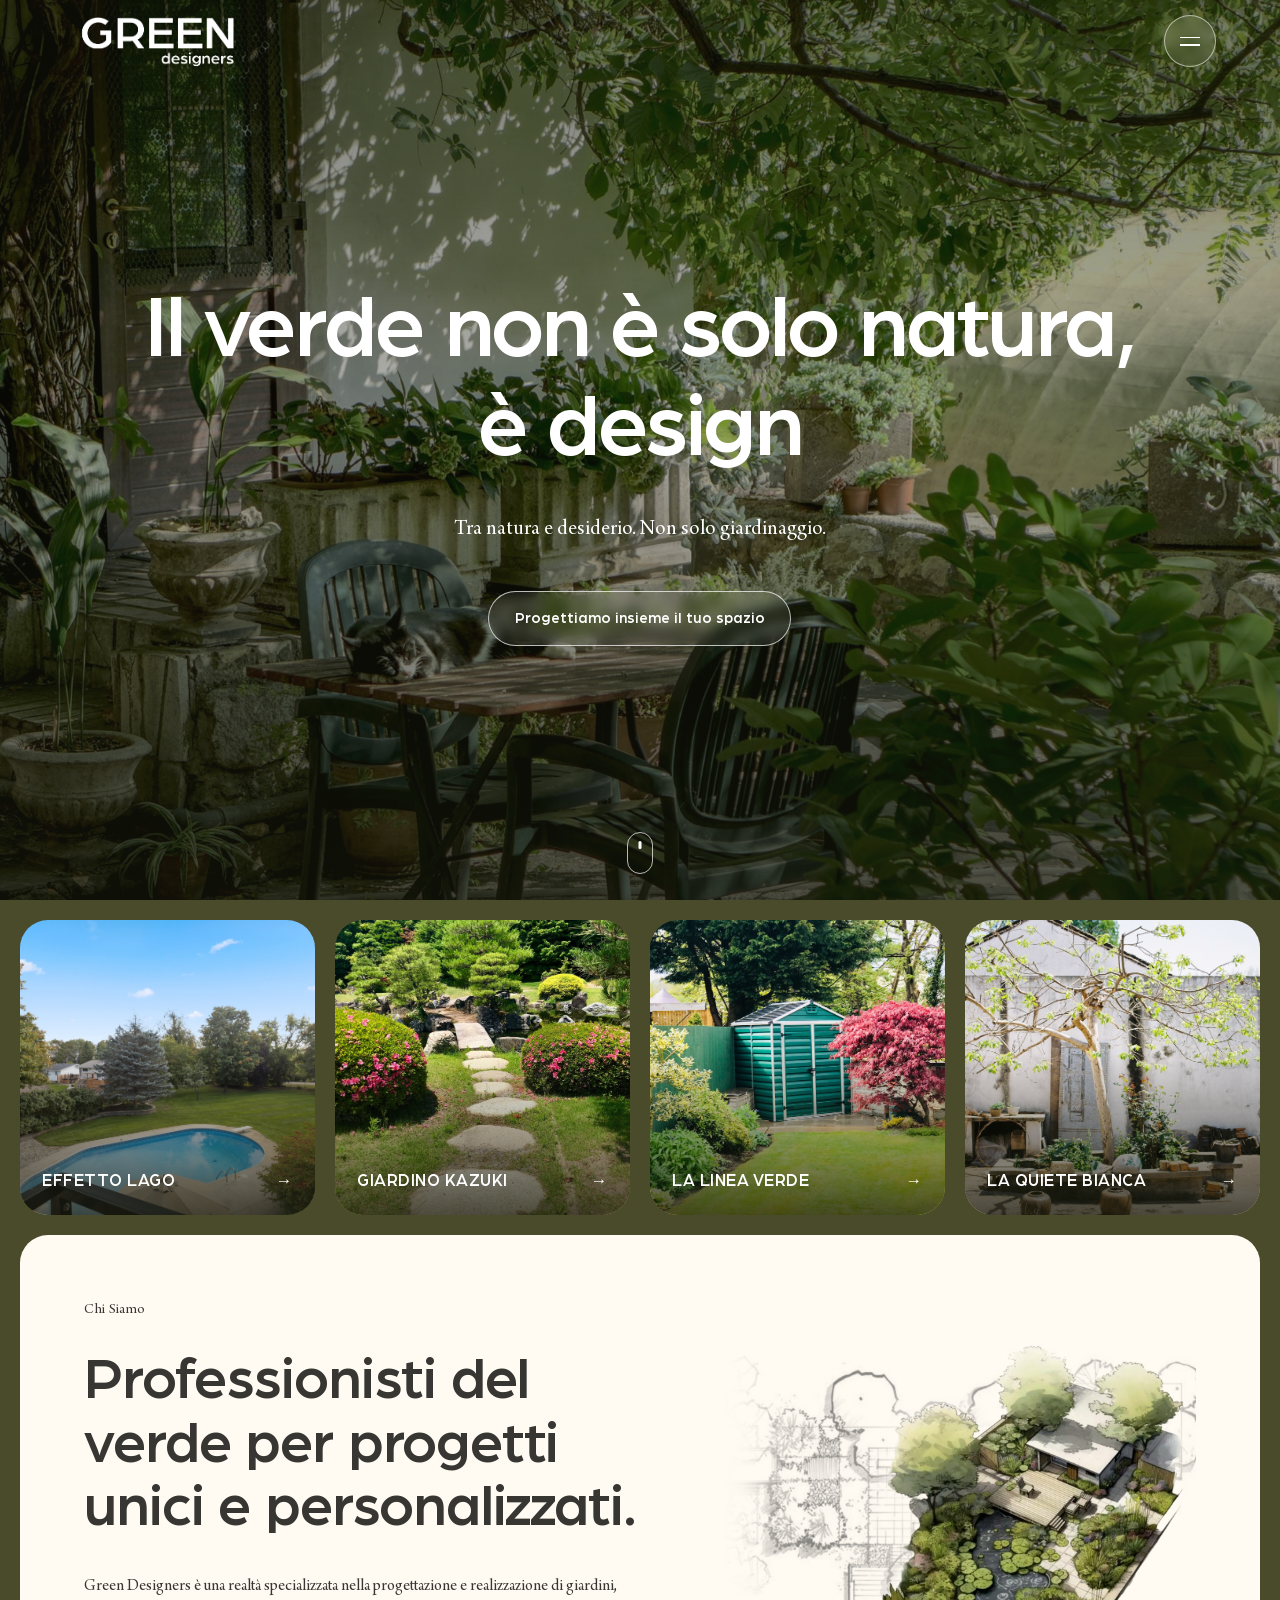
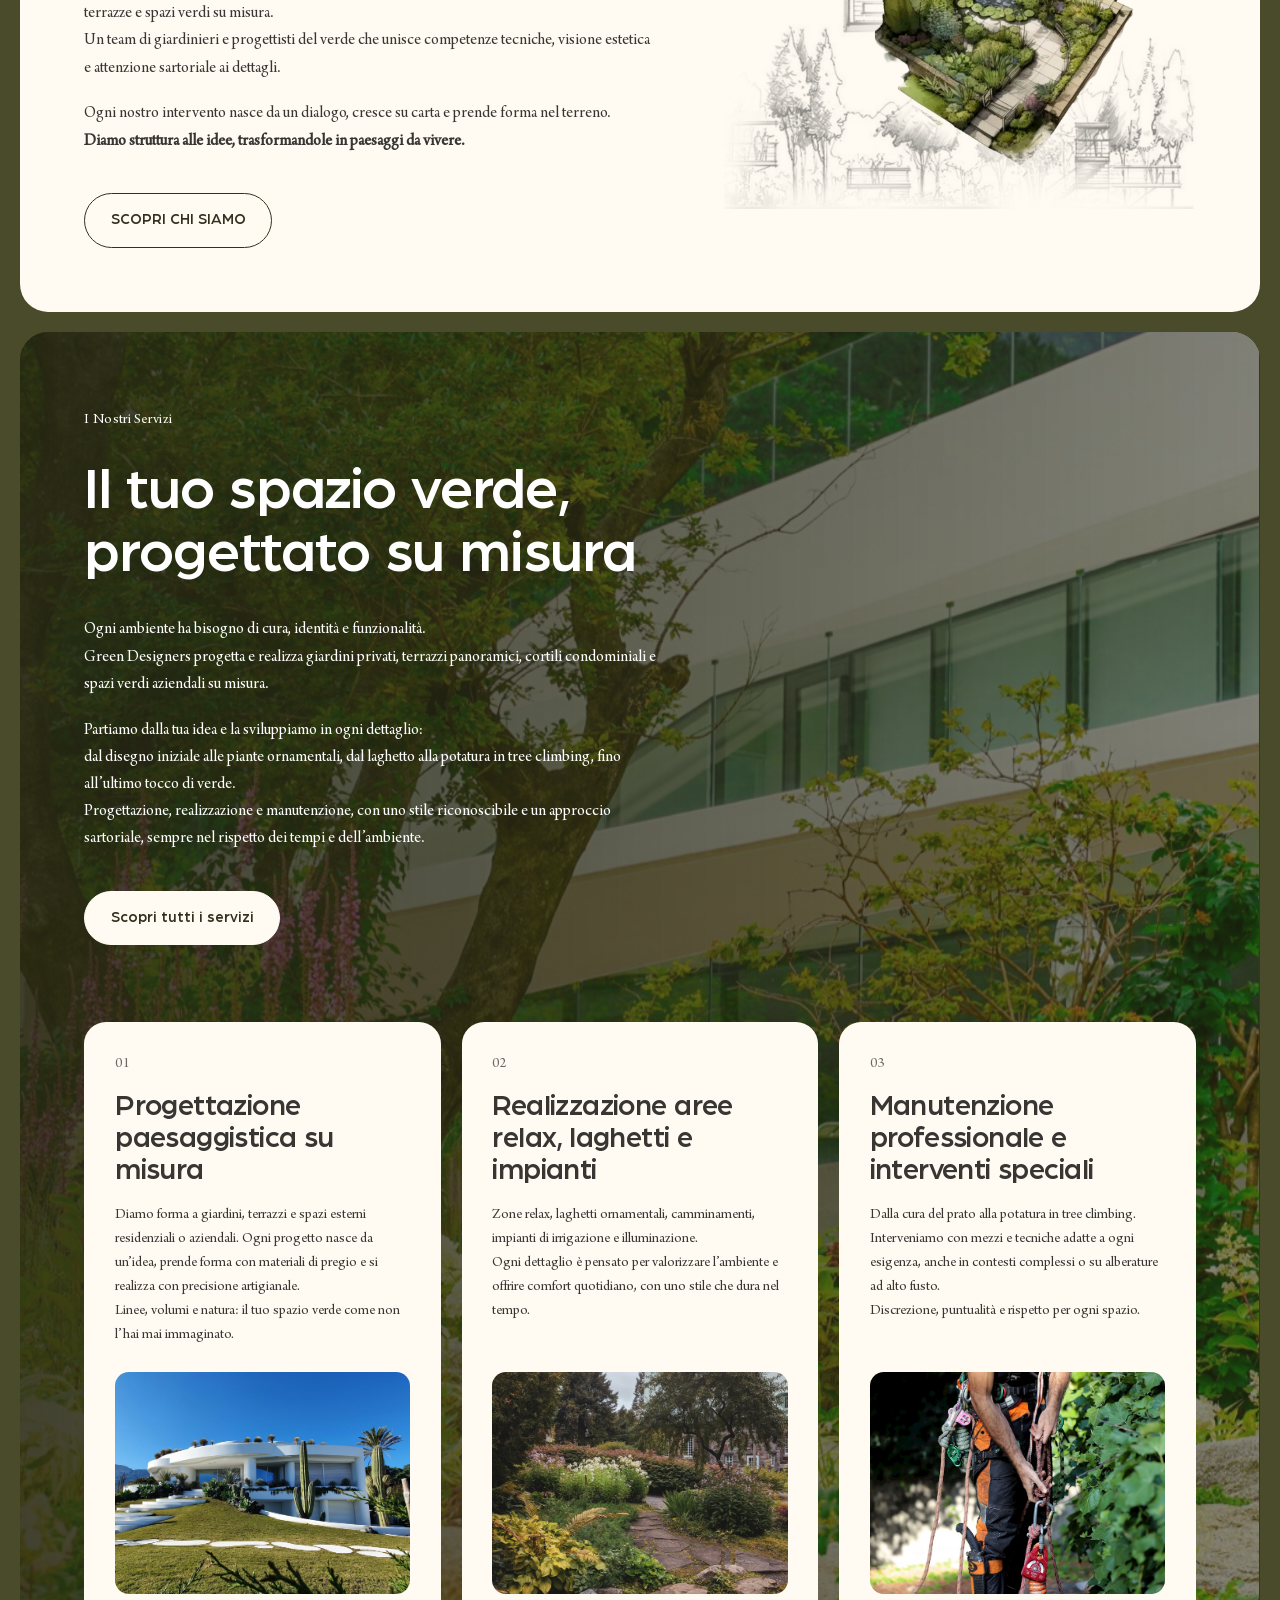
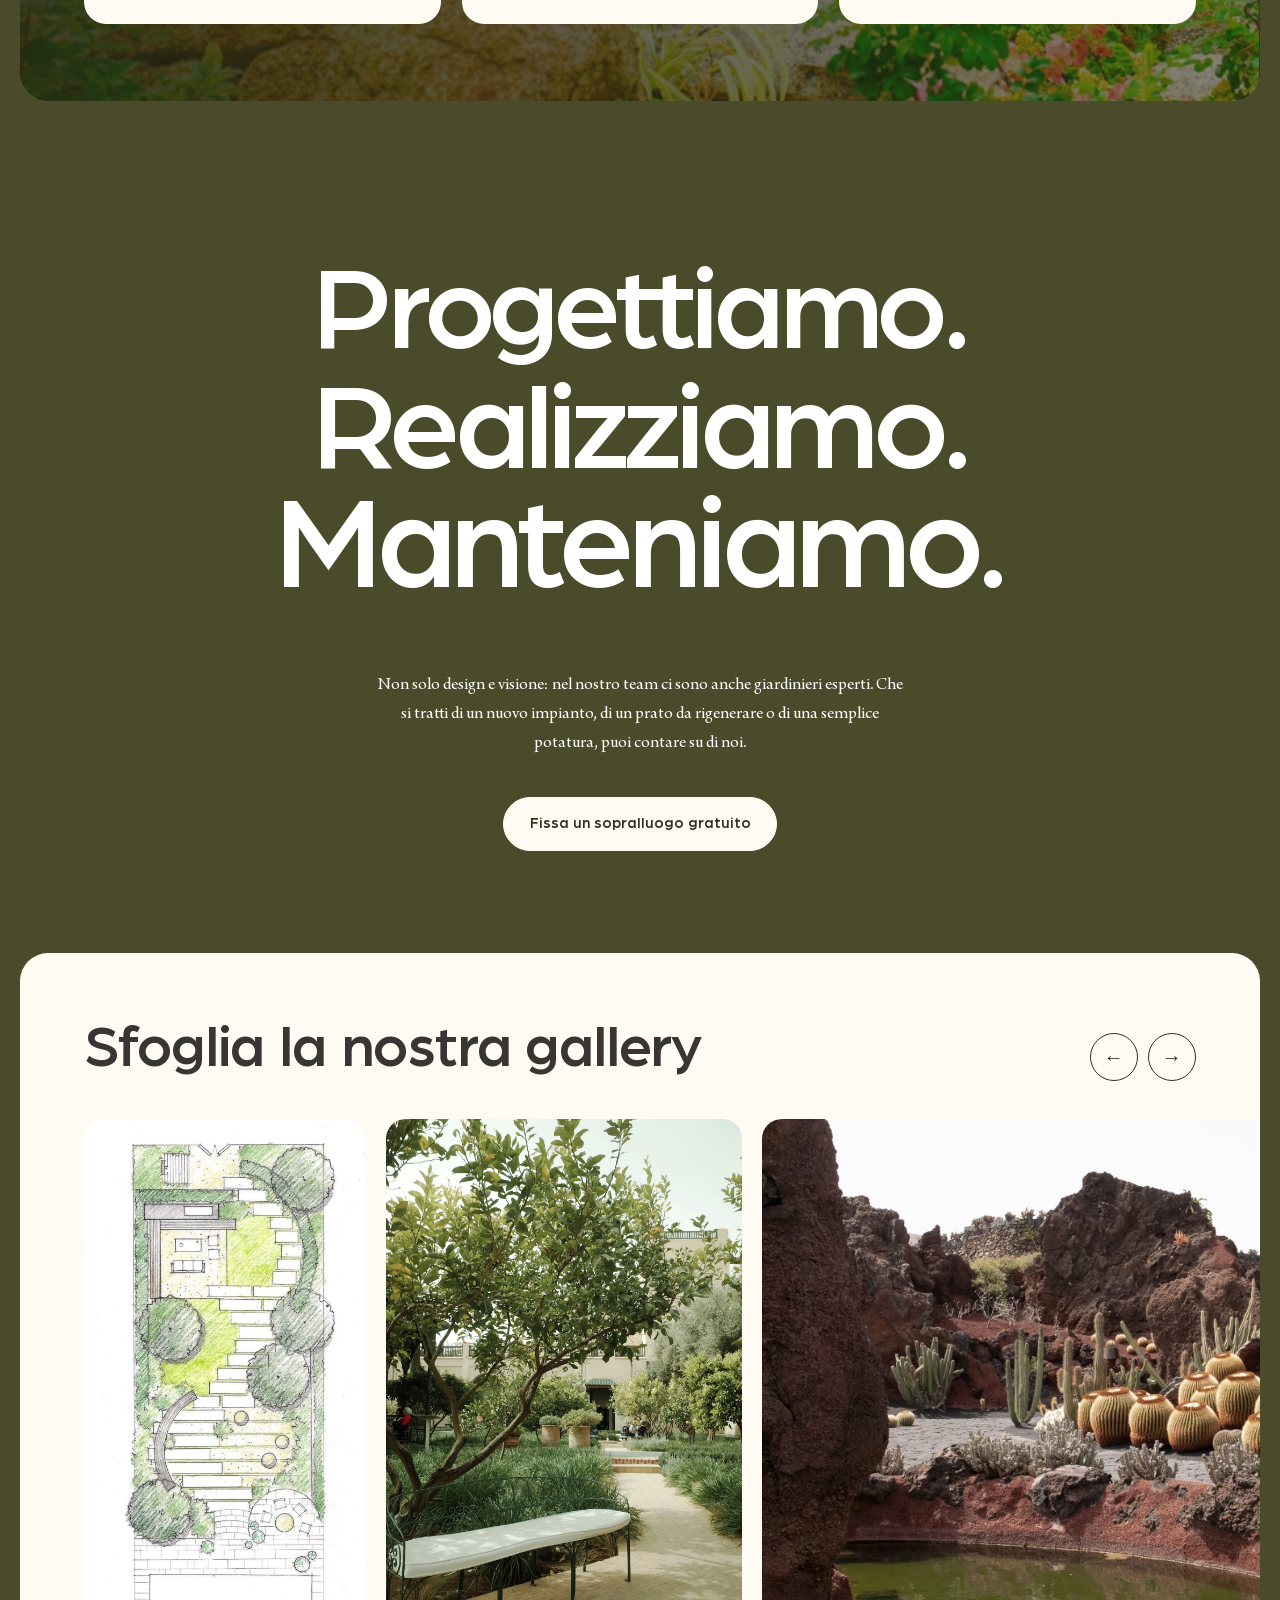
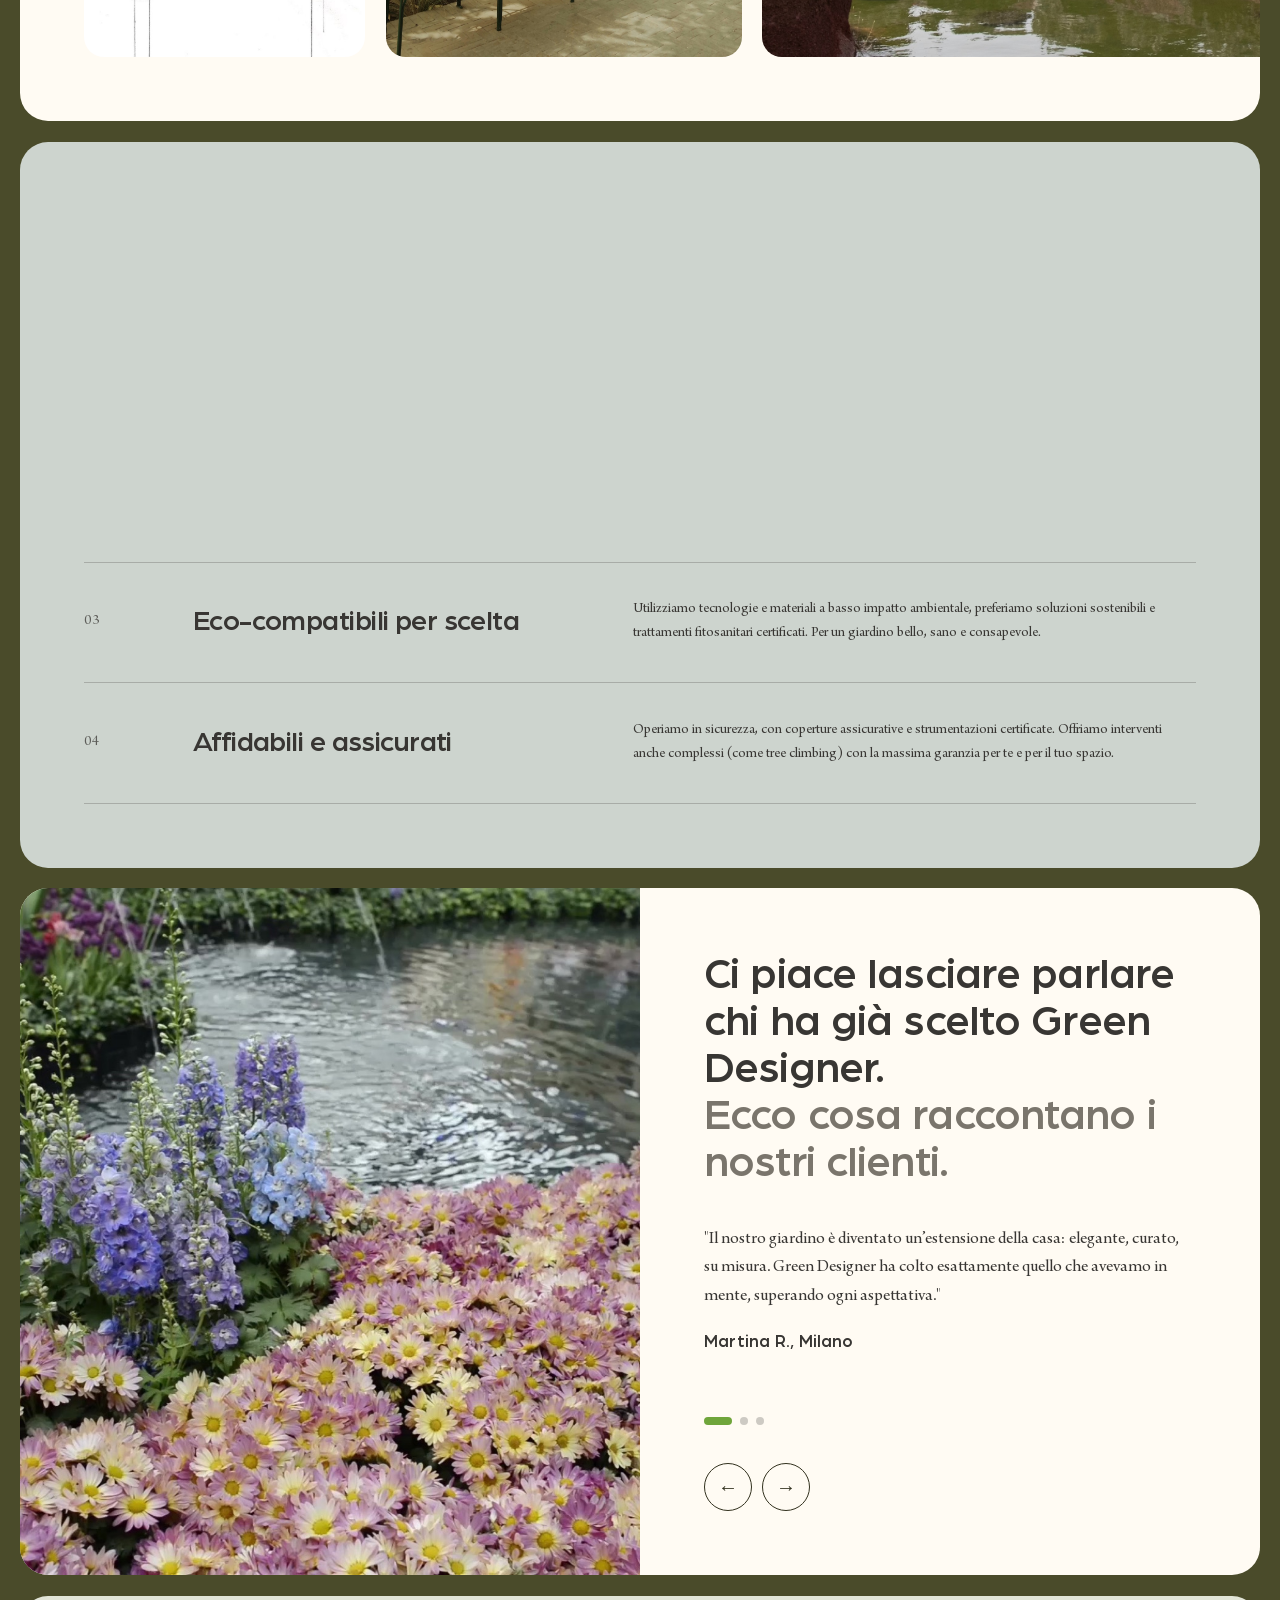
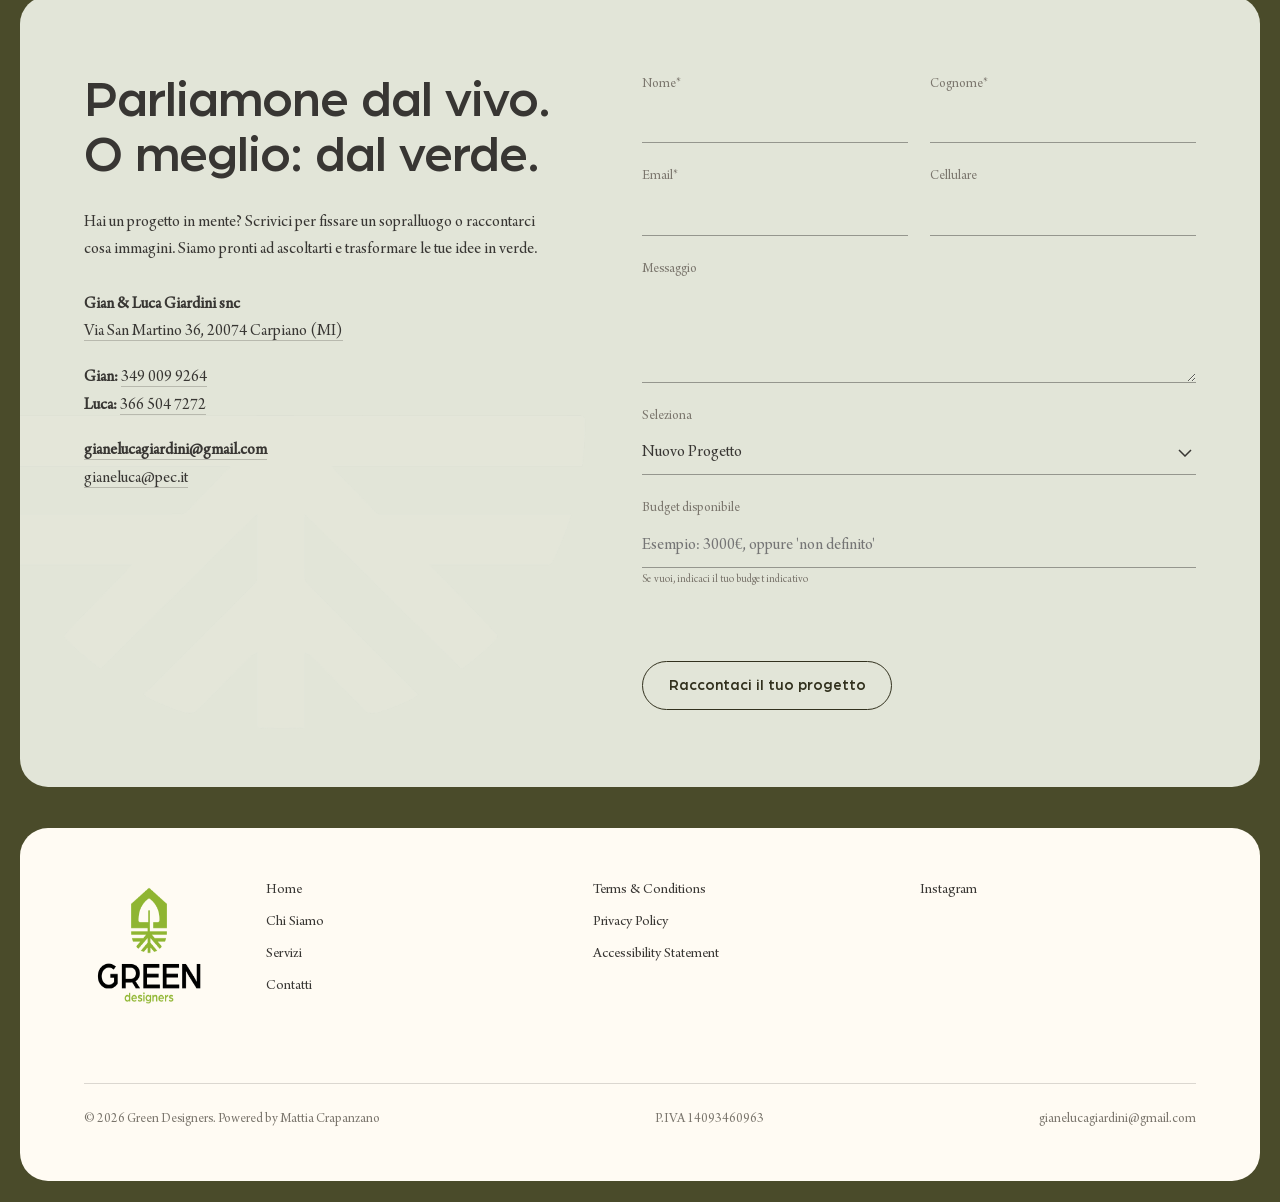
<file: index.html>
<!doctype html>
<html lang="it">
<head>
<meta charset="utf-8">
<meta name="viewport" content="width=device-width, initial-scale=1">
<title>Home | Gian&amp;Luca Green Designers</title>
<meta name="description" content="Il verde non è solo natura, è design. Progettazione, realizzazione e manutenzione di giardini, terrazze e spazi verdi su misura a Milano e provincia.">
<meta name="theme-color" content="#32311e">
<meta property="og:title" content="Home | Gian&amp;Luca Green Designers">
<meta property="og:description" content="Il verde non è solo natura, è design. Progettazione, realizzazione e manutenzione di giardini, terrazze e spazi verdi su misura a Milano e provincia.">
<meta property="og:type" content="website">
<meta property="og:locale" content="it_IT">
<link rel="icon" type="image/png" href="assets/img/logo-colori.png">
<link rel="preload" href="assets/fonts/arboria-medium.woff2" as="font" type="font/woff2" crossorigin>
<link rel="preload" href="assets/fonts/arno-pro-subhead.woff2" as="font" type="font/woff2" crossorigin>
<link rel="stylesheet" href="assets/css/style.css">
</head>
<body class="home">
<a class="skip" href="#main">Passa al contenuto principale</a>
<div class="progress" data-progress aria-hidden="true"></div>

<header class="site-header" data-header>
  <a class="brand" href="index.html" aria-label="Green Designers – Home"><img src="assets/img/logo-bianco.png" alt="Green Designers" width="237" height="237"></a>
  <button class="burger" type="button" aria-label="Apri il menu" aria-expanded="false" aria-controls="menu" data-burger><span></span><span></span></button>
</header>
<nav class="menu" id="menu" aria-label="Menu principale" aria-hidden="true" data-menu>
  <ul>
    <li style="--i:0"><a href="index.html" aria-current="page">Home</a></li>
    <li style="--i:1"><a href="chi-siamo.html">Chi Siamo</a></li>
    <li style="--i:2"><a href="servizi.html">Servizi</a></li>
    <li style="--i:3"><a href="contatti.html">Contatti</a></li>
  </ul>
  <div class="menu-foot">
    <a href="tel:+393490099264">Gian · 349 009 9264</a>
    <a href="tel:+393665047272">Luca · 366 504 7272</a>
    <a href="mailto:gianelucagiardini@gmail.com">gianelucagiardini@gmail.com</a>
  </div>
</nav>
<main id="main">

<section class="hero" data-hero>
  <img class="hero-bg" src="assets/img/hero.jpg" alt="" fetchpriority="high" data-parallax="0.25">
  <div class="hero-shade"></div>
  <div class="hero-in">
    <h1><span class="line"><span>Il verde non è solo natura,</span></span> <span class="line"><span>è design</span></span></h1>
    <p class="hero-sub">Tra natura e desiderio. Non solo giardinaggio.</p>
    <a class="btn btn-outline" href="#contatti">Progettiamo insieme il tuo spazio</a>
  </div>
  <a class="scroll-cue" href="#progetti" aria-label="Scorri verso il basso"><span></span></a>
</section>

<section class="projects" id="progetti">
  <ul class="project-grid">
    <li data-reveal style="--d:0ms"><a class="project-card" href="progetti/effetto-lago.html"><img src="assets/img/progetto-effetto-lago.jpg" alt="Piscina interrata immersa nel giardino di una villa" loading="lazy"><span class="project-label">EFFETTO LAGO</span></a></li>
    <li data-reveal style="--d:90ms"><a class="project-card" href="progetti/giardino-kazuki.html"><img src="assets/img/progetto-giardino-kazuki.jpg" alt="Camminamento di pietre in un giardino di ispirazione giapponese" loading="lazy"><span class="project-label">GIARDINO KAZUKI</span></a></li>
    <li data-reveal style="--d:180ms"><a class="project-card" href="progetti/la-linea-verde.html"><img src="assets/img/progetto-linea-verde.jpg" alt="Giardino residenziale con casetta verde, acero rosso e aiuola" loading="lazy"><span class="project-label">LA LINEA VERDE</span></a></li>
    <li data-reveal style="--d:270ms"><a class="project-card" href="progetti/la-quiete-bianca.html"><img src="assets/img/progetto-quiete-bianca.jpg" alt="Corte rurale con muri bianchi, vasi e anfore" loading="lazy"><span class="project-label">LA QUIETE BIANCA</span></a></li>
  </ul>
</section>

<section class="about" id="chi-siamo">
  <div class="about-card">
    <div class="about-text">
      <p class="eyebrow" data-reveal>Chi Siamo</p>
      <h2 class="display" data-reveal style="--d:80ms">Professionisti del verde per progetti unici e personalizzati.</h2>
      <div class="prose" data-reveal style="--d:160ms">
        <p>Green Designers è una realtà specializzata nella progettazione e realizzazione di giardini, terrazze e spazi verdi su misura.<br>Un team di giardinieri e progettisti del verde che unisce competenze tecniche, visione estetica e attenzione sartoriale ai dettagli.</p>
        <p>Ogni nostro intervento nasce da un dialogo, cresce su carta e prende forma nel terreno.<br><strong>Diamo struttura alle idee, trasformandole in paesaggi da vivere.</strong></p>
      </div>
      <a class="btn btn-outline-dark" href="chi-siamo.html" data-reveal style="--d:240ms">SCOPRI CHI SIAMO</a>
    </div>
    <figure class="about-art" data-reveal><img src="assets/img/schizzo-progetto.png" alt="Schizzo acquerellato del progetto di un giardino" loading="lazy"></figure>
  </div>
</section>

<section class="services" id="servizi">
  <img class="services-bg" src="assets/img/servizi-sfondo.jpg" alt="" loading="lazy" data-parallax="0.12">
  <div class="services-shade"></div>
  <div class="services-in">
    <div class="services-head">
      <p class="eyebrow" data-reveal>I Nostri Servizi</p>
      <h2 class="display" data-reveal style="--d:80ms">Il tuo spazio verde, progettato su misura</h2>
      <div class="prose" data-reveal style="--d:160ms">
        <p>Ogni ambiente ha bisogno di cura, identità e funzionalità.<br>Green Designers progetta e realizza giardini privati, terrazzi panoramici, cortili condominiali e spazi verdi aziendali su misura.</p>
        <p>Partiamo dalla tua idea e la sviluppiamo in ogni dettaglio:<br>dal disegno iniziale alle piante ornamentali, dal laghetto alla potatura in tree climbing, fino all’ultimo tocco di verde.<br>Progettazione, realizzazione e manutenzione, con uno stile riconoscibile e un approccio sartoriale, sempre nel rispetto dei tempi e dell’ambiente.</p>
      </div>
      <a class="btn btn-light" href="servizi.html" data-reveal style="--d:240ms">Scopri tutti i servizi</a>
    </div>
    <div class="service-cards">
      <article class="service-card" data-reveal>
        <span class="num">01</span>
        <h3>Progettazione paesaggistica su misura</h3>
        <p>Diamo forma a giardini, terrazzi e spazi esterni residenziali o aziendali. Ogni progetto nasce da un’idea, prende forma con materiali di pregio e si realizza con precisione artigianale.<br>Linee, volumi e natura: il tuo spazio verde come non l’hai mai immaginato.</p>
        <img src="assets/img/card-progettazione.jpg" alt="Villa moderna con giardino progettato su misura" loading="lazy">
      </article>
      <article class="service-card" data-reveal style="--d:100ms">
        <span class="num">02</span>
        <h3>Realizzazione aree relax, laghetti e impianti</h3>
        <p>Zone relax, laghetti ornamentali, camminamenti, impianti di irrigazione e illuminazione.<br>Ogni dettaglio è pensato per valorizzare l’ambiente e offrire comfort quotidiano, con uno stile che dura nel tempo.</p>
        <img src="assets/img/card-relax.jpg" alt="Sentiero in pietra tra aiuole fiorite" loading="lazy">
      </article>
      <article class="service-card" data-reveal style="--d:200ms">
        <span class="num">03</span>
        <h3>Manutenzione professionale e interventi speciali</h3>
        <p>Dalla cura del prato alla potatura in tree climbing. Interveniamo con mezzi e tecniche adatte a ogni esigenza, anche in contesti complessi o su alberature ad alto fusto.<br>Discrezione, puntualità e rispetto per ogni spazio.</p>
        <img src="assets/img/card-tree-climbing.jpg" alt="Operatore in tree climbing con imbracatura" loading="lazy">
      </article>
    </div>
  </div>
</section>

<section class="trio" data-trio>
  <div class="trio-words" aria-label="Progettiamo. Realizziamo. Manteniamo.">
    <h2 class="t1" data-trio-line>Progettiamo.</h2>
    <h2 class="t2" data-trio-line>Realizziamo.</h2>
    <h2 class="t3" data-trio-line>Manteniamo.</h2>
  </div>
  <p class="trio-text" data-reveal>Non solo design e visione: nel nostro team ci sono anche giardinieri esperti. Che si tratti di un nuovo impianto, di un prato da rigenerare o di una semplice potatura, puoi contare su di noi.</p>
  <a class="btn btn-light" href="#contatti" data-reveal style="--d:100ms">Fissa un sopralluogo gratuito</a>
</section>

<section class="gallery" id="gallery">
  <div class="gallery-head">
    <h2 class="display" data-reveal>Sfoglia la nostra gallery</h2>
    <div class="arrows">
      <button type="button" class="arrow" aria-label="Foto precedenti" data-gprev>←</button>
      <button type="button" class="arrow" aria-label="Foto successive" data-gnext>→</button>
    </div>
  </div>
  <div class="gallery-track" data-gallery tabindex="0" aria-label="Galleria di giardini realizzati">
    <figure><img src="assets/img/gallery-01.jpg" alt="Giardino realizzato da Green Designers, foto 1" loading="lazy" draggable="false"></figure>
    <figure><img src="assets/img/gallery-02.jpg" alt="Giardino realizzato da Green Designers, foto 2" loading="lazy" draggable="false"></figure>
    <figure><img src="assets/img/gallery-03.jpg" alt="Giardino realizzato da Green Designers, foto 3" loading="lazy" draggable="false"></figure>
    <figure><img src="assets/img/gallery-04.jpg" alt="Giardino realizzato da Green Designers, foto 4" loading="lazy" draggable="false"></figure>
    <figure><img src="assets/img/gallery-05.jpg" alt="Giardino realizzato da Green Designers, foto 5" loading="lazy" draggable="false"></figure>
    <figure><img src="assets/img/gallery-06.jpg" alt="Giardino realizzato da Green Designers, foto 6" loading="lazy" draggable="false"></figure>
    <figure><img src="assets/img/gallery-07.jpg" alt="Giardino realizzato da Green Designers, foto 7" loading="lazy" draggable="false"></figure>
    <figure><img src="assets/img/gallery-08.jpg" alt="Giardino realizzato da Green Designers, foto 8" loading="lazy" draggable="false"></figure>
    <figure><img src="assets/img/gallery-09.jpg" alt="Giardino realizzato da Green Designers, foto 9" loading="lazy" draggable="false"></figure>
    <figure><img src="assets/img/gallery-10.jpg" alt="Giardino realizzato da Green Designers, foto 10" loading="lazy" draggable="false"></figure>
    <figure><img src="assets/img/gallery-11.jpg" alt="Giardino realizzato da Green Designers, foto 11" loading="lazy" draggable="false"></figure>
  </div>
</section>

<section class="why" id="perche">
  <h2 class="display" data-reveal>Perché scegliere noi</h2>
  <ol class="why-list">
    <li data-reveal><span class="num">01</span><h3>Puntuali, ogni volta</h3><p>Rispettiamo i tempi, sempre. Ogni progetto viene pianificato con attenzione e consegnato entro i termini stabiliti, perché sappiamo quanto sia importante potersi fidare.</p></li>
    <li data-reveal><span class="num">02</span><h3>Menti e mani esperte</h3><p>Il nostro team unisce competenze tecniche e sensibilità estetica. Dalla progettazione alla realizzazione, ogni dettaglio è curato da professionisti con anni di esperienza nel verde.</p></li>
    <li data-reveal><span class="num">03</span><h3>Eco-compatibili per scelta</h3><p>Utilizziamo tecnologie e materiali a basso impatto ambientale, preferiamo soluzioni sostenibili e trattamenti fitosanitari certificati. Per un giardino bello, sano e consapevole.</p></li>
    <li data-reveal><span class="num">04</span><h3>Affidabili e assicurati</h3><p>Operiamo in sicurezza, con coperture assicurative e strumentazioni certificate. Offriamo interventi anche complessi (come tree climbing) con la massima garanzia per te e per il tuo spazio.</p></li>
  </ol>
</section>

<section class="testimonials">
  <div class="testi-media">
    <video src="assets/video/fiori.mp4" poster="assets/img/fiori-poster.jpg" autoplay muted loop playsinline preload="metadata" aria-hidden="true"></video>
  </div>
  <div class="testi-body">
    <h2 class="display" data-reveal>Ci piace lasciare parlare chi ha già scelto Green Designer.<br><span>Ecco cosa raccontano i nostri clienti.</span></h2>
    <div class="quote-slider" data-quotes aria-live="polite">
      <blockquote class="quote is-active">
        <p>"Il nostro giardino è diventato un’estensione della casa: elegante, curato, su misura. Green Designer ha colto esattamente quello che avevamo in mente, superando ogni aspettativa."</p>
        <footer>Martina R., Milano</footer>
      </blockquote>
      <blockquote class="quote">
        <p>"Seri, precisi e professionali. Ci hanno seguito passo dopo passo nella realizzazione di un giardino condominiale funzionale e bellissimo. Puntuali e affidabili."</p>
        <footer>Amministrazione Condominio Le Palme, Pavia</footer>
      </blockquote>
      <blockquote class="quote">
        <p>“Non sono solo giardinieri: sono veri progettisti del verde. Hanno trasformato il nostro terrazzo in uno spazio da vivere ogni giorno.”</p>
        <footer>Luca e Chiara, Lodi</footer>
      </blockquote>
    </div>
    <div class="quote-dots" data-qdots aria-hidden="true"><span class="on"></span><span></span><span></span></div>
    <div class="arrows">
      <button type="button" class="arrow" aria-label="Recensione precedente" data-qprev>←</button>
      <button type="button" class="arrow" aria-label="Recensione successiva" data-qnext>→</button>
    </div>
  </div>
</section>


<section class="contact" id="contatti">
  <img class="contact-mark" src="assets/img/logo-filigrana.png" alt="" loading="lazy" aria-hidden="true">
  <div class="contact-in">
    <div class="contact-text" data-reveal>
      <h2>Parliamone dal vivo.<br>O meglio: dal verde.</h2>
      <p>Hai un progetto in mente? Scrivici per fissare un sopralluogo o raccontarci cosa immagini. Siamo pronti ad ascoltarti e trasformare le tue idee in verde.</p>
      <address>
        <p><strong>Gian &amp; Luca Giardini snc</strong><br><a href="https://www.google.com/maps/place/Via+S.+Martino,+36,+20074+Carpiano+MI/@45.3411237,9.2703061,17z" target="_blank" rel="noopener">Via San Martino 36, 20074 Carpiano (MI)</a></p>
        <p><strong>Gian:</strong> <a href="tel:+393490099264">349 009 9264</a><br><strong>Luca:</strong> <a href="tel:+393665047272">366 504 7272</a></p>
        <p><a href="mailto:gianelucagiardini@gmail.com?subject=Progetto%20-%20Richiesta%20preventivo"><strong>gianelucagiardini@gmail.com</strong></a><br><a href="mailto:gianeluca@pec.it?subject=Richiesta%20informazioni">gianeluca@pec.it</a></p>
      </address>
    </div>
    <div class="contact-form" data-reveal>
<form class="form" data-form novalidate>
  <div class="row">
    <label class="field"><span>Nome*</span><input type="text" name="nome" autocomplete="given-name" required></label>
    <label class="field"><span>Cognome*</span><input type="text" name="cognome" autocomplete="family-name" required></label>
  </div>
  <div class="row">
    <label class="field"><span>Email*</span><input type="email" name="email" autocomplete="email" required></label>
    <label class="field"><span>Cellulare</span><input type="tel" name="cellulare" autocomplete="tel"></label>
  </div>
  <label class="field"><span>Messaggio</span><textarea name="messaggio" rows="3"></textarea></label>
  <label class="field"><span>Seleziona</span>
    <select name="tipo">
      <option>Manutenzione Ordinaria</option>
      <option selected>Nuovo Progetto</option>
      <option>Revisione Progetto Esistente</option>
    </select>
  </label>
  <label class="field"><span>Budget disponibile</span><input type="text" name="budget" placeholder="Esempio: 3000€, oppure 'non definito'"><small>Se vuoi, indicaci il tuo budget indicativo</small></label>
  <p class="form-msg" role="status" aria-live="polite" data-formmsg></p>
  <button class="btn btn-outline-dark" type="submit">Raccontaci il tuo progetto</button>
</form></div>
  </div>
</section>

</main>

<footer class="footer">
  <div class="footer-card">
    <a class="footer-logo" href="index.html" aria-label="Green Designers – Home"><img src="assets/img/logo-colori.png" alt="Green Designers" width="152" height="152" loading="lazy"></a>
    <ul class="footer-col">
      <li><a href="index.html">Home</a></li><li><a href="chi-siamo.html">Chi Siamo</a></li><li><a href="servizi.html">Servizi</a></li><li><a href="contatti.html">Contatti</a></li>
    </ul>
    <ul class="footer-col">
      <li><a href="terms-and-conditions.html">Terms &amp; Conditions</a></li>
      <li><a href="privacy-policy.html">Privacy Policy</a></li>
      <li><a href="accessibility-statement.html">Accessibility Statement</a></li>
    </ul>
    <ul class="footer-col">
      <li><a href="https://www.instagram.com/" target="_blank" rel="noopener">Instagram</a></li>
    </ul>
    <div class="footer-legal">
      <span>© 2026 Green Designers. Powered by <a href="https://www.crapanzano.work/luce/siti-web/" target="_blank" rel="noopener">Mattia Crapanzano</a></span>
      <span>P.IVA 14093460963</span>
      <a href="mailto:gianelucagiardini@gmail.com">gianelucagiardini@gmail.com</a>
    </div>
  </div>
</footer>
<a class="fab" href="contatti.html" data-fab aria-label="Richiedi un sopralluogo gratuito"><span>Sopralluogo gratuito</span></a>
<script src="assets/js/main.js" defer></script>
</body>
</html>
</file>
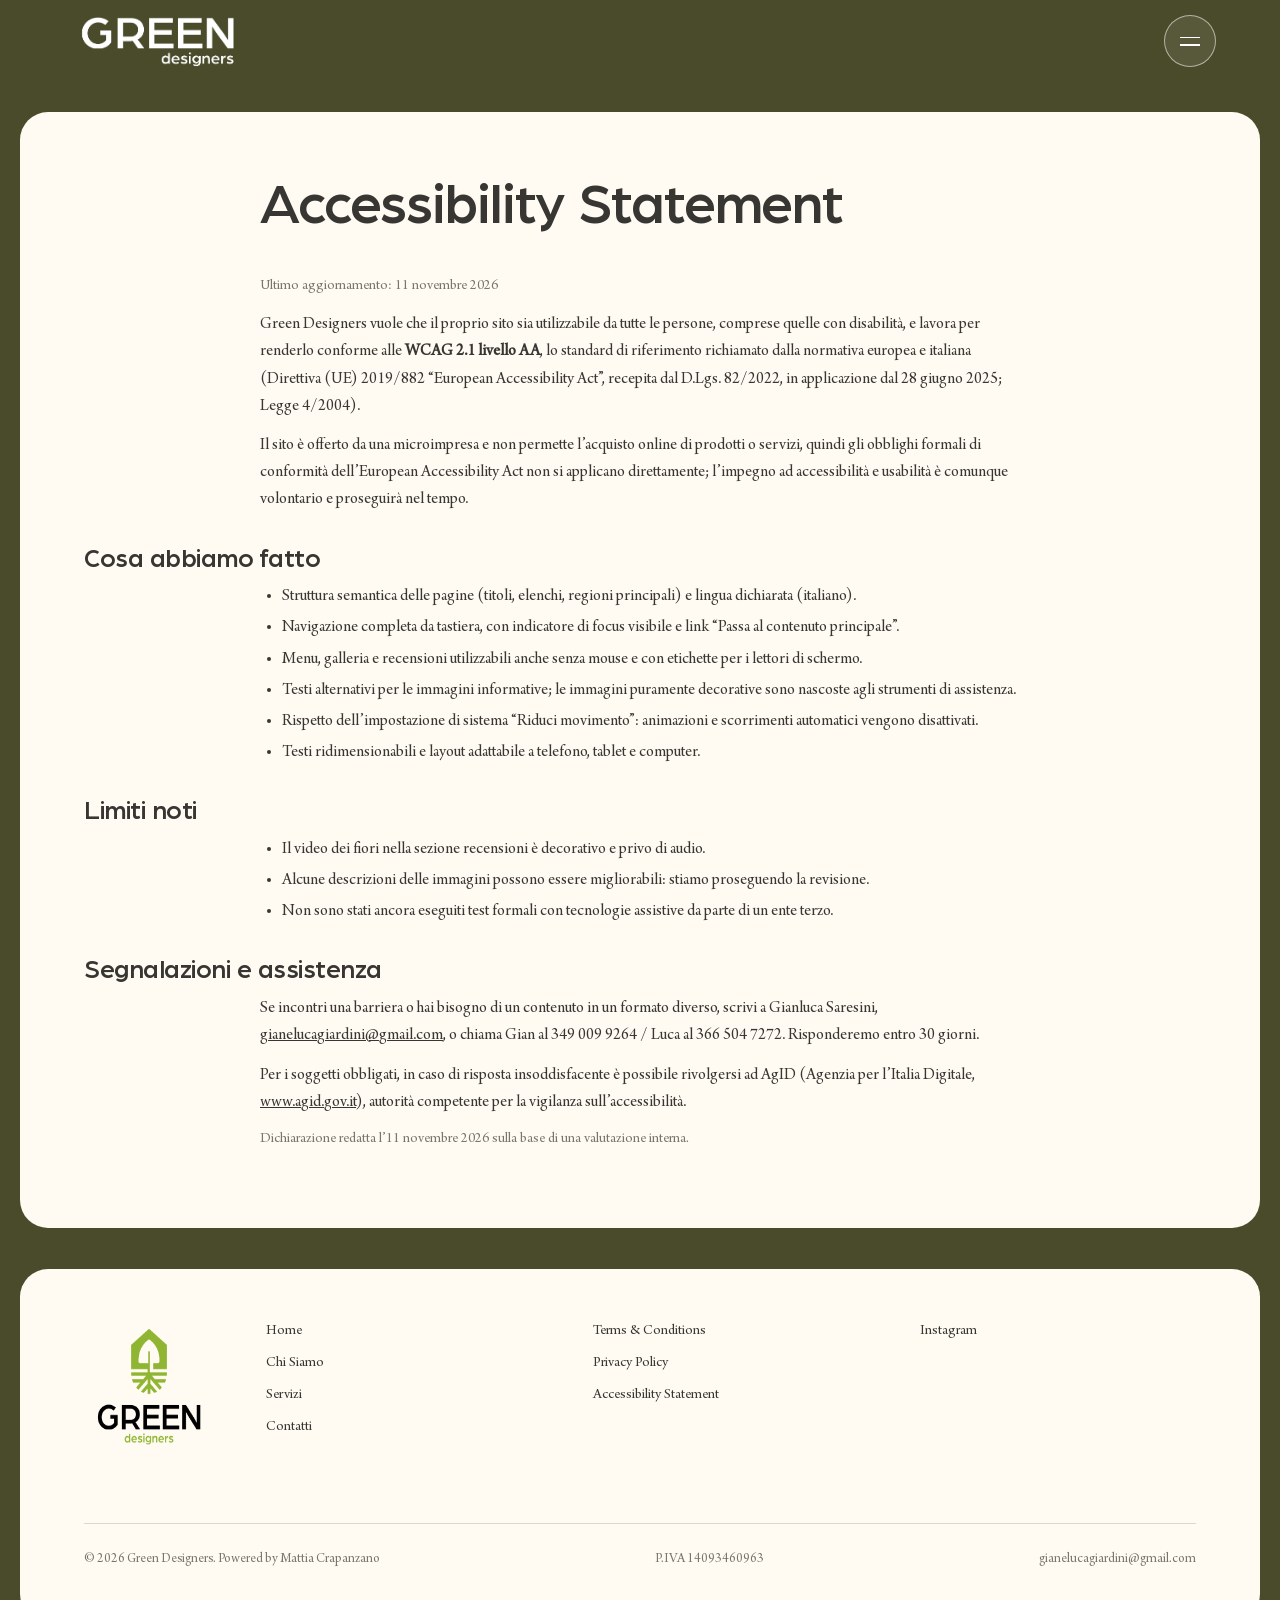
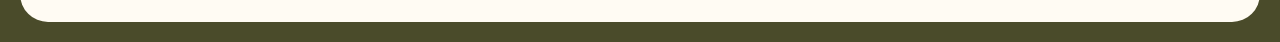
<file: accessibility-statement.html>
<!doctype html>
<html lang="it">
<head>
<meta charset="utf-8">
<meta name="viewport" content="width=device-width, initial-scale=1">
<title>Accessibility Statement | Gian&amp;Luca Green Designers</title>
<meta name="description" content="Dichiarazione di accessibilità del sito Green Designers (WCAG 2.1 AA, European Accessibility Act).">
<meta name="theme-color" content="#32311e">
<meta property="og:title" content="Accessibility Statement | Gian&amp;Luca Green Designers">
<meta property="og:description" content="Dichiarazione di accessibilità del sito Green Designers (WCAG 2.1 AA, European Accessibility Act).">
<meta property="og:type" content="website">
<meta property="og:locale" content="it_IT">
<link rel="icon" type="image/png" href="assets/img/logo-colori.png">
<link rel="preload" href="assets/fonts/arboria-medium.woff2" as="font" type="font/woff2" crossorigin>
<link rel="preload" href="assets/fonts/arno-pro-subhead.woff2" as="font" type="font/woff2" crossorigin>
<link rel="stylesheet" href="assets/css/style.css">
</head>
<body class="inner legal">
<a class="skip" href="#main">Passa al contenuto principale</a>
<div class="progress" data-progress aria-hidden="true"></div>

<header class="site-header" data-header>
  <a class="brand" href="index.html" aria-label="Green Designers – Home"><img src="assets/img/logo-bianco.png" alt="Green Designers" width="237" height="237"></a>
  <button class="burger" type="button" aria-label="Apri il menu" aria-expanded="false" aria-controls="menu" data-burger><span></span><span></span></button>
</header>
<nav class="menu" id="menu" aria-label="Menu principale" aria-hidden="true" data-menu>
  <ul>
    <li style="--i:0"><a href="index.html">Home</a></li>
    <li style="--i:1"><a href="chi-siamo.html">Chi Siamo</a></li>
    <li style="--i:2"><a href="servizi.html">Servizi</a></li>
    <li style="--i:3"><a href="contatti.html">Contatti</a></li>
  </ul>
  <div class="menu-foot">
    <a href="tel:+393490099264">Gian · 349 009 9264</a>
    <a href="tel:+393665047272">Luca · 366 504 7272</a>
    <a href="mailto:gianelucagiardini@gmail.com">gianelucagiardini@gmail.com</a>
  </div>
</nav>
<main id="main">
<article class="legal-article"><h1 class="display">Accessibility Statement</h1><p class="updated">Ultimo aggiornamento: 11 novembre 2026</p>
<p>Green Designers vuole che il proprio sito sia utilizzabile da tutte le persone, comprese quelle con disabilità, e lavora per renderlo conforme alle <strong>WCAG 2.1 livello AA</strong>, lo standard di riferimento richiamato dalla normativa europea e italiana (Direttiva (UE) 2019/882 “European Accessibility Act”, recepita dal D.Lgs. 82/2022, in applicazione dal 28 giugno 2025; Legge 4/2004).</p>
<p>Il sito è offerto da una microimpresa e non permette l’acquisto online di prodotti o servizi, quindi gli obblighi formali di conformità dell’European Accessibility Act non si applicano direttamente; l’impegno ad accessibilità e usabilità è comunque volontario e proseguirà nel tempo.</p>
<h2>Cosa abbiamo fatto</h2>
<ul>
<li>Struttura semantica delle pagine (titoli, elenchi, regioni principali) e lingua dichiarata (italiano).</li>
<li>Navigazione completa da tastiera, con indicatore di focus visibile e link “Passa al contenuto principale”.</li>
<li>Menu, galleria e recensioni utilizzabili anche senza mouse e con etichette per i lettori di schermo.</li>
<li>Testi alternativi per le immagini informative; le immagini puramente decorative sono nascoste agli strumenti di assistenza.</li>
<li>Rispetto dell’impostazione di sistema “Riduci movimento”: animazioni e scorrimenti automatici vengono disattivati.</li>
<li>Testi ridimensionabili e layout adattabile a telefono, tablet e computer.</li>
</ul>
<h2>Limiti noti</h2>
<ul>
<li>Il video dei fiori nella sezione recensioni è decorativo e privo di audio.</li>
<li>Alcune descrizioni delle immagini possono essere migliorabili: stiamo proseguendo la revisione.</li>
<li>Non sono stati ancora eseguiti test formali con tecnologie assistive da parte di un ente terzo.</li>
</ul>
<h2>Segnalazioni e assistenza</h2>
<p>Se incontri una barriera o hai bisogno di un contenuto in un formato diverso, scrivi a Gianluca Saresini, <a href="mailto:gianelucagiardini@gmail.com">gianelucagiardini@gmail.com</a>, o chiama Gian al 349 009 9264 / Luca al 366 504 7272. Risponderemo entro 30 giorni.</p>
<p>Per i soggetti obbligati, in caso di risposta insoddisfacente è possibile rivolgersi ad AgID (Agenzia per l’Italia Digitale, <a href="https://www.agid.gov.it" target="_blank" rel="noopener">www.agid.gov.it</a>), autorità competente per la vigilanza sull’accessibilità.</p>
<p class="updated">Dichiarazione redatta l’11 novembre 2026 sulla base di una valutazione interna.</p></article>
</main>

<footer class="footer">
  <div class="footer-card">
    <a class="footer-logo" href="index.html" aria-label="Green Designers – Home"><img src="assets/img/logo-colori.png" alt="Green Designers" width="152" height="152" loading="lazy"></a>
    <ul class="footer-col">
      <li><a href="index.html">Home</a></li><li><a href="chi-siamo.html">Chi Siamo</a></li><li><a href="servizi.html">Servizi</a></li><li><a href="contatti.html">Contatti</a></li>
    </ul>
    <ul class="footer-col">
      <li><a href="terms-and-conditions.html">Terms &amp; Conditions</a></li>
      <li><a href="privacy-policy.html">Privacy Policy</a></li>
      <li><a href="accessibility-statement.html">Accessibility Statement</a></li>
    </ul>
    <ul class="footer-col">
      <li><a href="https://www.instagram.com/" target="_blank" rel="noopener">Instagram</a></li>
    </ul>
    <div class="footer-legal">
      <span>© 2026 Green Designers. Powered by <a href="https://www.crapanzano.work/luce/siti-web/" target="_blank" rel="noopener">Mattia Crapanzano</a></span>
      <span>P.IVA 14093460963</span>
      <a href="mailto:gianelucagiardini@gmail.com">gianelucagiardini@gmail.com</a>
    </div>
  </div>
</footer>
<a class="fab" href="contatti.html" data-fab aria-label="Richiedi un sopralluogo gratuito"><span>Sopralluogo gratuito</span></a>
<script src="assets/js/main.js" defer></script>
</body>
</html>
</file>
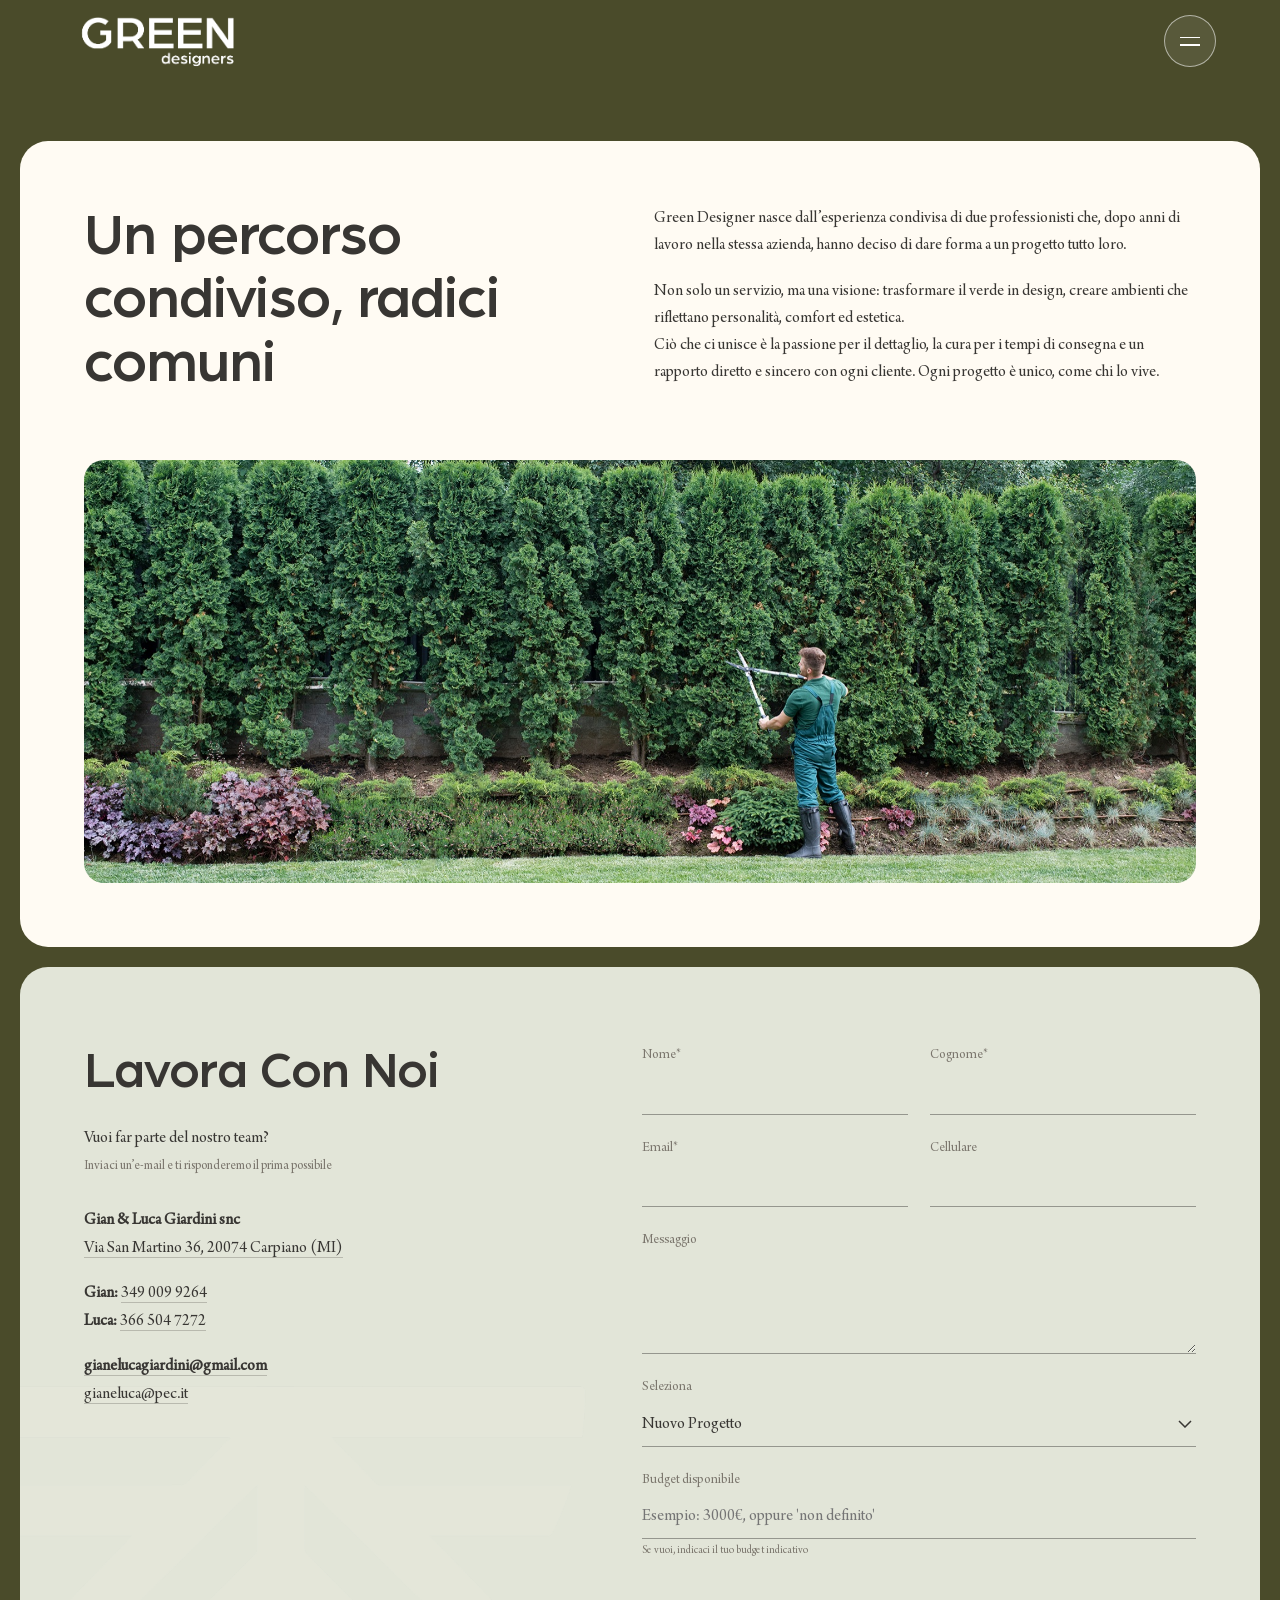
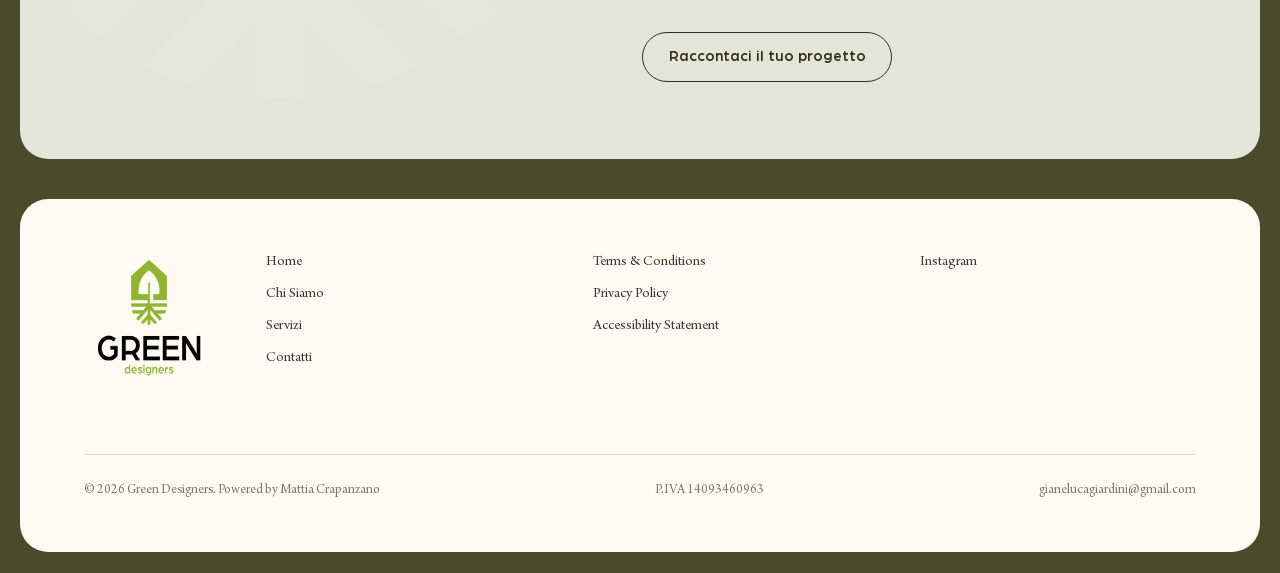
<file: chi-siamo.html>
<!doctype html>
<html lang="it">
<head>
<meta charset="utf-8">
<meta name="viewport" content="width=device-width, initial-scale=1">
<title>Chi Siamo | Gian&amp;Luca Green Designers</title>
<meta name="description" content="Green Designer nasce dall’esperienza condivisa di due professionisti del verde: passione per il dettaglio, cura dei tempi e rapporto diretto con ogni cliente.">
<meta name="theme-color" content="#32311e">
<meta property="og:title" content="Chi Siamo | Gian&amp;Luca Green Designers">
<meta property="og:description" content="Green Designer nasce dall’esperienza condivisa di due professionisti del verde: passione per il dettaglio, cura dei tempi e rapporto diretto con ogni cliente.">
<meta property="og:type" content="website">
<meta property="og:locale" content="it_IT">
<link rel="icon" type="image/png" href="assets/img/logo-colori.png">
<link rel="preload" href="assets/fonts/arboria-medium.woff2" as="font" type="font/woff2" crossorigin>
<link rel="preload" href="assets/fonts/arno-pro-subhead.woff2" as="font" type="font/woff2" crossorigin>
<link rel="stylesheet" href="assets/css/style.css">
</head>
<body class="inner">
<a class="skip" href="#main">Passa al contenuto principale</a>
<div class="progress" data-progress aria-hidden="true"></div>

<header class="site-header" data-header>
  <a class="brand" href="index.html" aria-label="Green Designers – Home"><img src="assets/img/logo-bianco.png" alt="Green Designers" width="237" height="237"></a>
  <button class="burger" type="button" aria-label="Apri il menu" aria-expanded="false" aria-controls="menu" data-burger><span></span><span></span></button>
</header>
<nav class="menu" id="menu" aria-label="Menu principale" aria-hidden="true" data-menu>
  <ul>
    <li style="--i:0"><a href="index.html">Home</a></li>
    <li style="--i:1"><a href="chi-siamo.html" aria-current="page">Chi Siamo</a></li>
    <li style="--i:2"><a href="servizi.html">Servizi</a></li>
    <li style="--i:3"><a href="contatti.html">Contatti</a></li>
  </ul>
  <div class="menu-foot">
    <a href="tel:+393490099264">Gian · 349 009 9264</a>
    <a href="tel:+393665047272">Luca · 366 504 7272</a>
    <a href="mailto:gianelucagiardini@gmail.com">gianelucagiardini@gmail.com</a>
  </div>
</nav>
<main id="main">

<section class="about-page">
  <div class="about-page-top">
    <h1 class="display" data-reveal>Un percorso condiviso, radici comuni</h1>
    <div class="prose" data-reveal style="--d:120ms">
      <p>Green Designer nasce dall’esperienza condivisa di due professionisti che, dopo anni di lavoro nella stessa azienda, hanno deciso di dare forma a un progetto tutto loro.</p>
      <p>Non solo un servizio, ma una visione: trasformare il verde in design, creare ambienti che riflettano personalità, comfort ed estetica.<br>Ciò che ci unisce è la passione per il dettaglio, la cura per i tempi di consegna e un rapporto diretto e sincero con ogni cliente. Ogni progetto è unico, come chi lo vive.</p>
    </div>
  </div>
  <figure class="about-page-img" data-reveal><img src="assets/img/giardiniere-1.jpg" alt="Giardiniere al lavoro su una siepe di tuie" data-parallax="0.08"></figure>
</section>


<section class="contact" id="lavora-con-noi">
  <img class="contact-mark" src="assets/img/logo-filigrana.png" alt="" loading="lazy" aria-hidden="true">
  <div class="contact-in">
    <div class="contact-text" data-reveal>
      <h2>Lavora Con Noi</h2>
      <p>Vuoi far parte del nostro team?<br><small>Inviaci un’e-mail e ti risponderemo il prima possibile</small></p>
      <address>
        <p><strong>Gian &amp; Luca Giardini snc</strong><br><a href="https://www.google.com/maps/place/Via+S.+Martino,+36,+20074+Carpiano+MI/@45.3411237,9.2703061,17z" target="_blank" rel="noopener">Via San Martino 36, 20074 Carpiano (MI)</a></p>
        <p><strong>Gian:</strong> <a href="tel:+393490099264">349 009 9264</a><br><strong>Luca:</strong> <a href="tel:+393665047272">366 504 7272</a></p>
        <p><a href="mailto:gianelucagiardini@gmail.com?subject=Progetto%20-%20Richiesta%20preventivo"><strong>gianelucagiardini@gmail.com</strong></a><br><a href="mailto:gianeluca@pec.it?subject=Richiesta%20informazioni">gianeluca@pec.it</a></p>
      </address>
    </div>
    <div class="contact-form" data-reveal>
<form class="form" data-form novalidate>
  <div class="row">
    <label class="field"><span>Nome*</span><input type="text" name="nome" autocomplete="given-name" required></label>
    <label class="field"><span>Cognome*</span><input type="text" name="cognome" autocomplete="family-name" required></label>
  </div>
  <div class="row">
    <label class="field"><span>Email*</span><input type="email" name="email" autocomplete="email" required></label>
    <label class="field"><span>Cellulare</span><input type="tel" name="cellulare" autocomplete="tel"></label>
  </div>
  <label class="field"><span>Messaggio</span><textarea name="messaggio" rows="3"></textarea></label>
  <label class="field"><span>Seleziona</span>
    <select name="tipo">
      <option>Manutenzione Ordinaria</option>
      <option selected>Nuovo Progetto</option>
      <option>Revisione Progetto Esistente</option>
    </select>
  </label>
  <label class="field"><span>Budget disponibile</span><input type="text" name="budget" placeholder="Esempio: 3000€, oppure 'non definito'"><small>Se vuoi, indicaci il tuo budget indicativo</small></label>
  <p class="form-msg" role="status" aria-live="polite" data-formmsg></p>
  <button class="btn btn-outline-dark" type="submit">Raccontaci il tuo progetto</button>
</form></div>
  </div>
</section>

</main>

<footer class="footer">
  <div class="footer-card">
    <a class="footer-logo" href="index.html" aria-label="Green Designers – Home"><img src="assets/img/logo-colori.png" alt="Green Designers" width="152" height="152" loading="lazy"></a>
    <ul class="footer-col">
      <li><a href="index.html">Home</a></li><li><a href="chi-siamo.html">Chi Siamo</a></li><li><a href="servizi.html">Servizi</a></li><li><a href="contatti.html">Contatti</a></li>
    </ul>
    <ul class="footer-col">
      <li><a href="terms-and-conditions.html">Terms &amp; Conditions</a></li>
      <li><a href="privacy-policy.html">Privacy Policy</a></li>
      <li><a href="accessibility-statement.html">Accessibility Statement</a></li>
    </ul>
    <ul class="footer-col">
      <li><a href="https://www.instagram.com/" target="_blank" rel="noopener">Instagram</a></li>
    </ul>
    <div class="footer-legal">
      <span>© 2026 Green Designers. Powered by <a href="https://www.crapanzano.work/luce/siti-web/" target="_blank" rel="noopener">Mattia Crapanzano</a></span>
      <span>P.IVA 14093460963</span>
      <a href="mailto:gianelucagiardini@gmail.com">gianelucagiardini@gmail.com</a>
    </div>
  </div>
</footer>
<a class="fab" href="contatti.html" data-fab aria-label="Richiedi un sopralluogo gratuito"><span>Sopralluogo gratuito</span></a>
<script src="assets/js/main.js" defer></script>
</body>
</html>
</file>
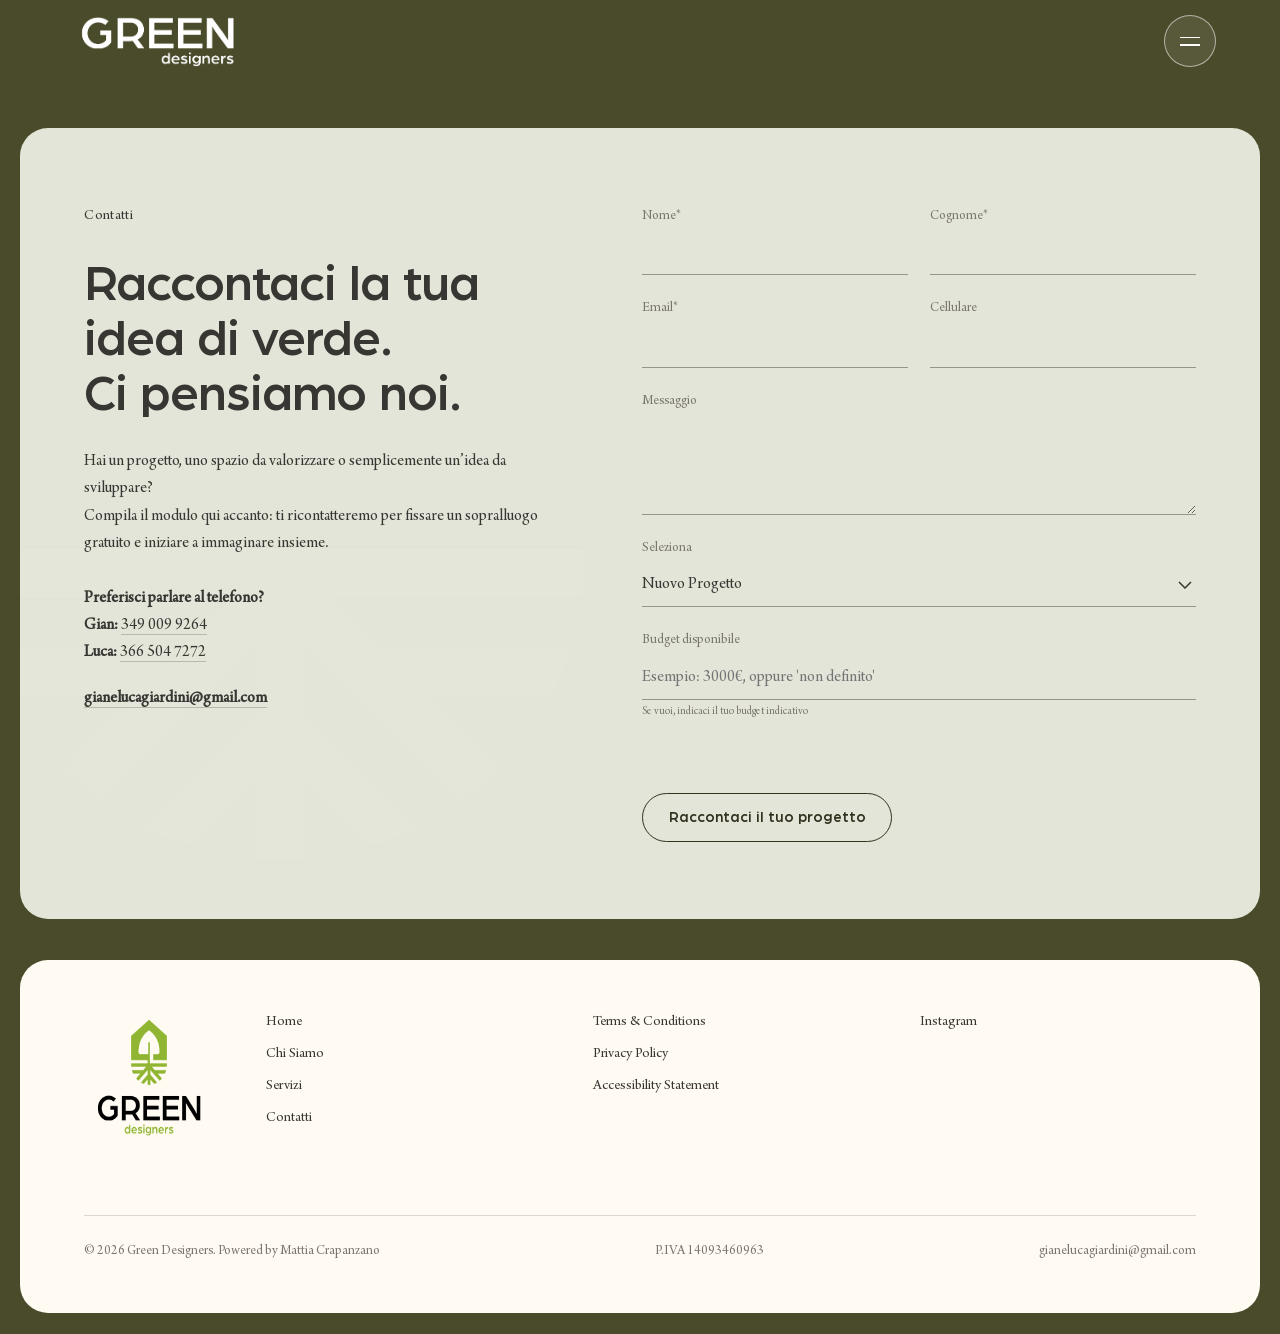
<file: contatti.html>
<!doctype html>
<html lang="it">
<head>
<meta charset="utf-8">
<meta name="viewport" content="width=device-width, initial-scale=1">
<title>Contatti | Gian&amp;Luca Green Designers</title>
<meta name="description" content="Raccontaci la tua idea di verde. Sopralluogo gratuito a Milano e provincia. Gian: 349 009 9264 · Luca: 366 504 7272.">
<meta name="theme-color" content="#32311e">
<meta property="og:title" content="Contatti | Gian&amp;Luca Green Designers">
<meta property="og:description" content="Raccontaci la tua idea di verde. Sopralluogo gratuito a Milano e provincia. Gian: 349 009 9264 · Luca: 366 504 7272.">
<meta property="og:type" content="website">
<meta property="og:locale" content="it_IT">
<link rel="icon" type="image/png" href="assets/img/logo-colori.png">
<link rel="preload" href="assets/fonts/arboria-medium.woff2" as="font" type="font/woff2" crossorigin>
<link rel="preload" href="assets/fonts/arno-pro-subhead.woff2" as="font" type="font/woff2" crossorigin>
<link rel="stylesheet" href="assets/css/style.css">
</head>
<body class="inner">
<a class="skip" href="#main">Passa al contenuto principale</a>
<div class="progress" data-progress aria-hidden="true"></div>

<header class="site-header" data-header>
  <a class="brand" href="index.html" aria-label="Green Designers – Home"><img src="assets/img/logo-bianco.png" alt="Green Designers" width="237" height="237"></a>
  <button class="burger" type="button" aria-label="Apri il menu" aria-expanded="false" aria-controls="menu" data-burger><span></span><span></span></button>
</header>
<nav class="menu" id="menu" aria-label="Menu principale" aria-hidden="true" data-menu>
  <ul>
    <li style="--i:0"><a href="index.html">Home</a></li>
    <li style="--i:1"><a href="chi-siamo.html">Chi Siamo</a></li>
    <li style="--i:2"><a href="servizi.html">Servizi</a></li>
    <li style="--i:3"><a href="contatti.html" aria-current="page">Contatti</a></li>
  </ul>
  <div class="menu-foot">
    <a href="tel:+393490099264">Gian · 349 009 9264</a>
    <a href="tel:+393665047272">Luca · 366 504 7272</a>
    <a href="mailto:gianelucagiardini@gmail.com">gianelucagiardini@gmail.com</a>
  </div>
</nav>
<main id="main">

<section class="contact contact-page" id="contatti">
  <img class="contact-mark" src="assets/img/logo-filigrana.png" alt="" aria-hidden="true">
  <div class="contact-in">
    <div class="contact-text" data-reveal>
      <p class="eyebrow">Contatti</p>
      <h1>Raccontaci la tua idea di verde.<br>Ci pensiamo noi.</h1>
      <p>Hai un progetto, uno spazio da valorizzare o semplicemente un’idea da sviluppare?<br>Compila il modulo qui accanto: ti ricontatteremo per fissare un sopralluogo gratuito e iniziare a immaginare insieme.</p>
      <address>
        <p><strong>Preferisci parlare al telefono?</strong><br><strong>Gian:</strong> <a href="tel:+393490099264">349 009 9264</a><br><strong>Luca:</strong> <a href="tel:+393665047272">366 504 7272</a></p>
        <p><a href="mailto:gianelucagiardini@gmail.com"><strong>gianelucagiardini@gmail.com</strong></a></p>
      </address>
    </div>
    <div class="contact-form" data-reveal>
<form class="form" data-form novalidate>
  <div class="row">
    <label class="field"><span>Nome*</span><input type="text" name="nome" autocomplete="given-name" required></label>
    <label class="field"><span>Cognome*</span><input type="text" name="cognome" autocomplete="family-name" required></label>
  </div>
  <div class="row">
    <label class="field"><span>Email*</span><input type="email" name="email" autocomplete="email" required></label>
    <label class="field"><span>Cellulare</span><input type="tel" name="cellulare" autocomplete="tel"></label>
  </div>
  <label class="field"><span>Messaggio</span><textarea name="messaggio" rows="3"></textarea></label>
  <label class="field"><span>Seleziona</span>
    <select name="tipo">
      <option>Manutenzione Ordinaria</option>
      <option selected>Nuovo Progetto</option>
      <option>Revisione Progetto Esistente</option>
    </select>
  </label>
  <label class="field"><span>Budget disponibile</span><input type="text" name="budget" placeholder="Esempio: 3000€, oppure 'non definito'"><small>Se vuoi, indicaci il tuo budget indicativo</small></label>
  <p class="form-msg" role="status" aria-live="polite" data-formmsg></p>
  <button class="btn btn-outline-dark" type="submit">Raccontaci il tuo progetto</button>
</form></div>
  </div>
</section>

</main>

<footer class="footer">
  <div class="footer-card">
    <a class="footer-logo" href="index.html" aria-label="Green Designers – Home"><img src="assets/img/logo-colori.png" alt="Green Designers" width="152" height="152" loading="lazy"></a>
    <ul class="footer-col">
      <li><a href="index.html">Home</a></li><li><a href="chi-siamo.html">Chi Siamo</a></li><li><a href="servizi.html">Servizi</a></li><li><a href="contatti.html">Contatti</a></li>
    </ul>
    <ul class="footer-col">
      <li><a href="terms-and-conditions.html">Terms &amp; Conditions</a></li>
      <li><a href="privacy-policy.html">Privacy Policy</a></li>
      <li><a href="accessibility-statement.html">Accessibility Statement</a></li>
    </ul>
    <ul class="footer-col">
      <li><a href="https://www.instagram.com/" target="_blank" rel="noopener">Instagram</a></li>
    </ul>
    <div class="footer-legal">
      <span>© 2026 Green Designers. Powered by <a href="https://www.crapanzano.work/luce/siti-web/" target="_blank" rel="noopener">Mattia Crapanzano</a></span>
      <span>P.IVA 14093460963</span>
      <a href="mailto:gianelucagiardini@gmail.com">gianelucagiardini@gmail.com</a>
    </div>
  </div>
</footer>
<a class="fab" href="contatti.html" data-fab aria-label="Richiedi un sopralluogo gratuito"><span>Sopralluogo gratuito</span></a>
<script src="assets/js/main.js" defer></script>
</body>
</html>
</file>
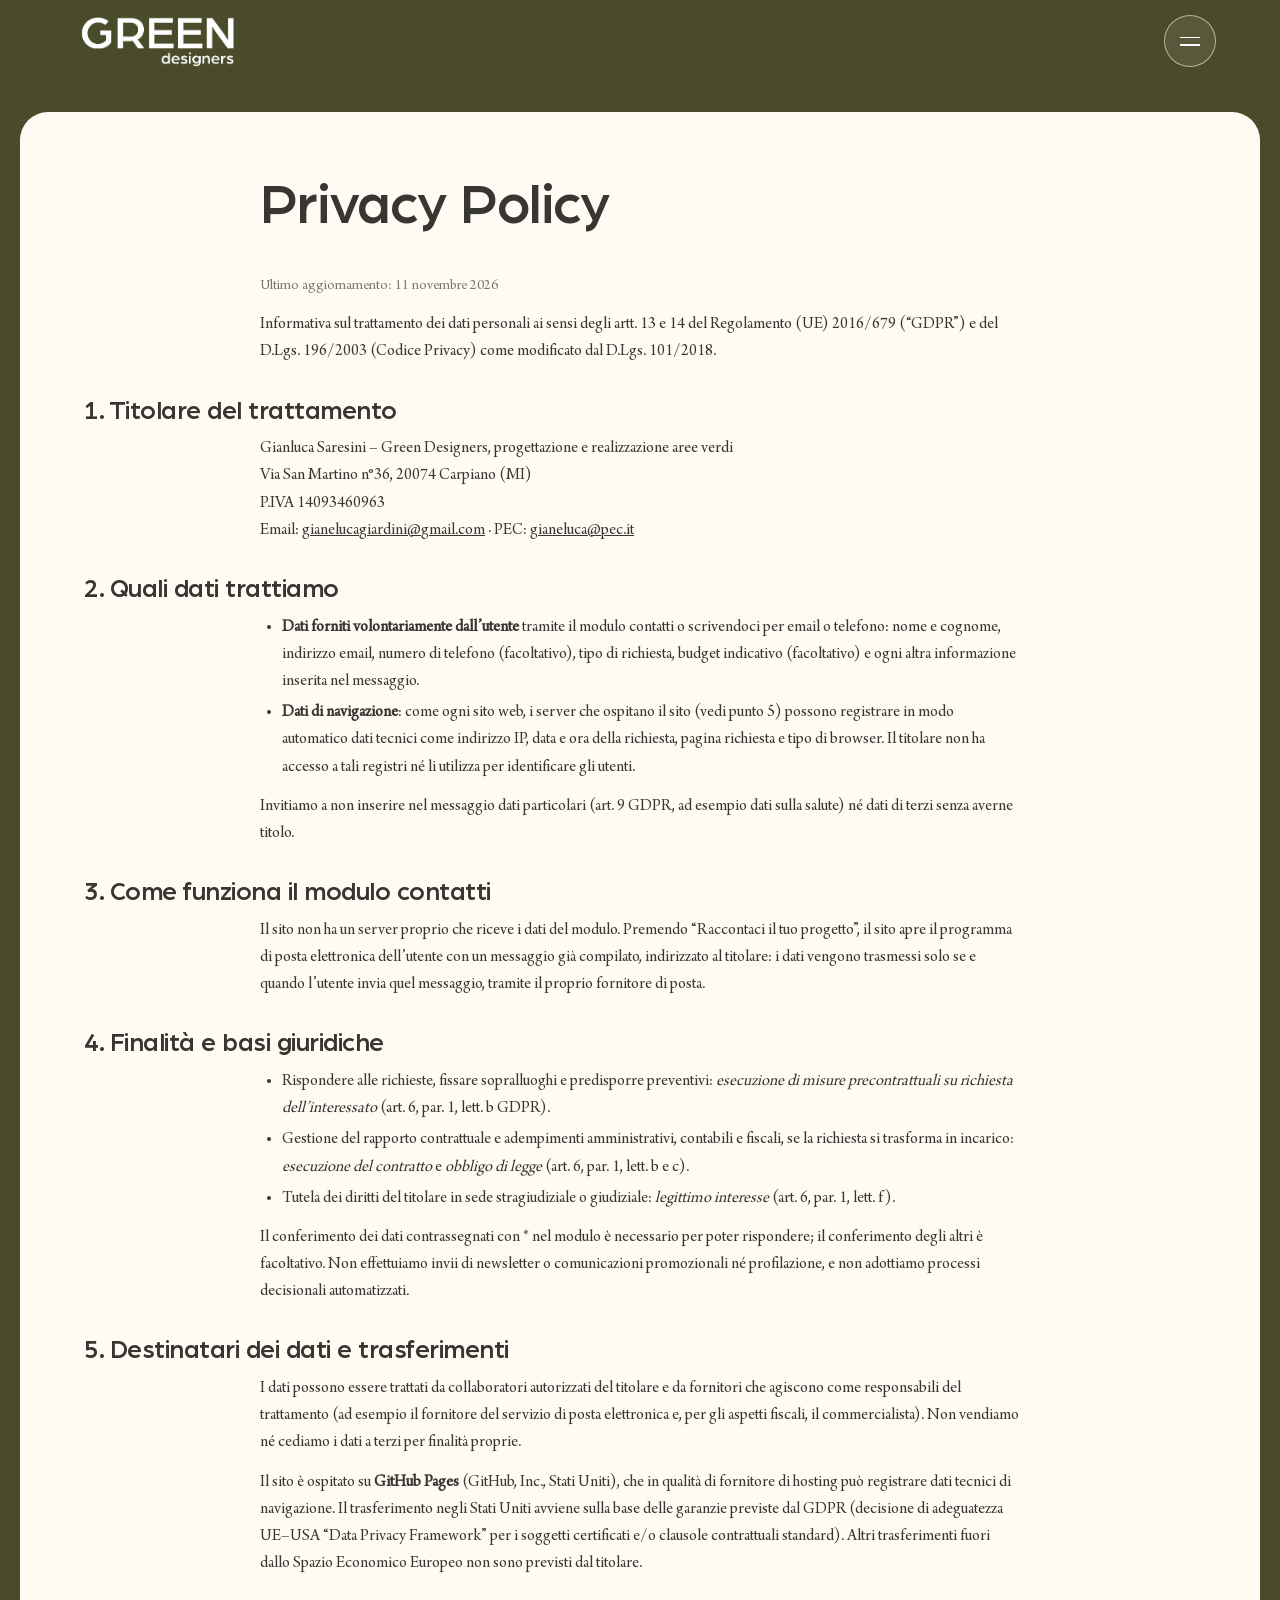
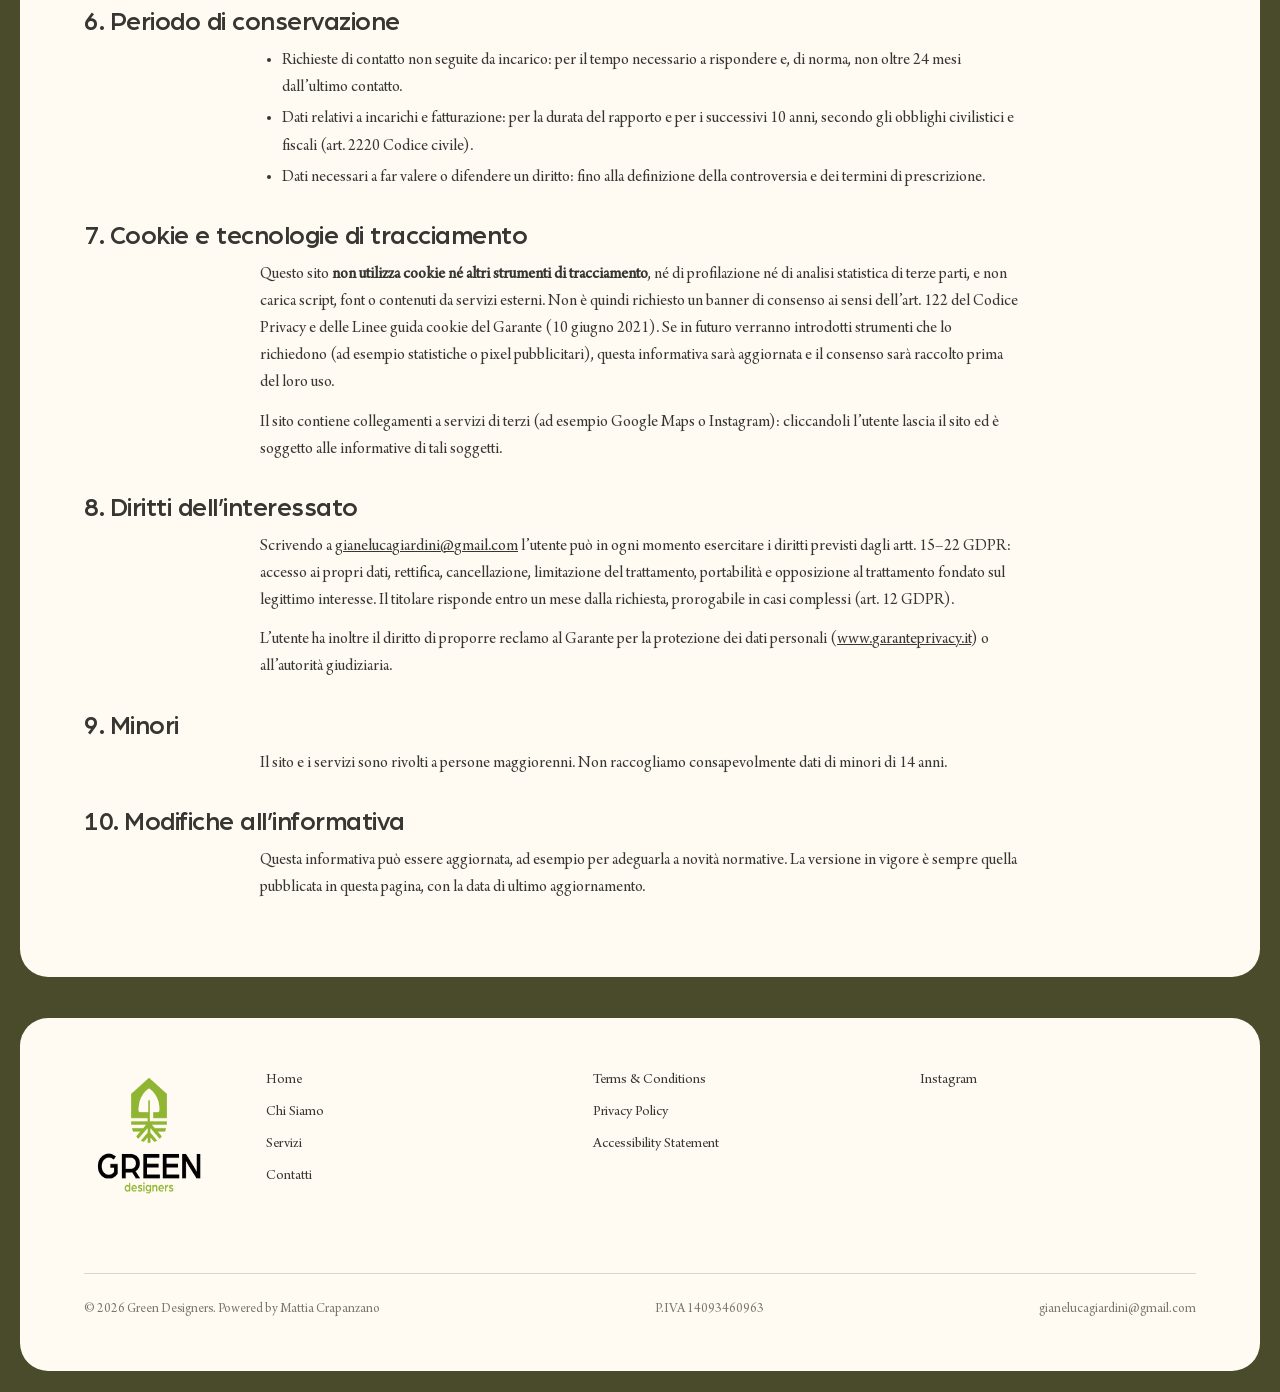
<file: privacy-policy.html>
<!doctype html>
<html lang="it">
<head>
<meta charset="utf-8">
<meta name="viewport" content="width=device-width, initial-scale=1">
<title>Privacy Policy | Gian&amp;Luca Green Designers</title>
<meta name="description" content="Informativa sul trattamento dei dati personali (GDPR) e sui cookie di Green Designers.">
<meta name="theme-color" content="#32311e">
<meta property="og:title" content="Privacy Policy | Gian&amp;Luca Green Designers">
<meta property="og:description" content="Informativa sul trattamento dei dati personali (GDPR) e sui cookie di Green Designers.">
<meta property="og:type" content="website">
<meta property="og:locale" content="it_IT">
<link rel="icon" type="image/png" href="assets/img/logo-colori.png">
<link rel="preload" href="assets/fonts/arboria-medium.woff2" as="font" type="font/woff2" crossorigin>
<link rel="preload" href="assets/fonts/arno-pro-subhead.woff2" as="font" type="font/woff2" crossorigin>
<link rel="stylesheet" href="assets/css/style.css">
</head>
<body class="inner legal">
<a class="skip" href="#main">Passa al contenuto principale</a>
<div class="progress" data-progress aria-hidden="true"></div>

<header class="site-header" data-header>
  <a class="brand" href="index.html" aria-label="Green Designers – Home"><img src="assets/img/logo-bianco.png" alt="Green Designers" width="237" height="237"></a>
  <button class="burger" type="button" aria-label="Apri il menu" aria-expanded="false" aria-controls="menu" data-burger><span></span><span></span></button>
</header>
<nav class="menu" id="menu" aria-label="Menu principale" aria-hidden="true" data-menu>
  <ul>
    <li style="--i:0"><a href="index.html">Home</a></li>
    <li style="--i:1"><a href="chi-siamo.html">Chi Siamo</a></li>
    <li style="--i:2"><a href="servizi.html">Servizi</a></li>
    <li style="--i:3"><a href="contatti.html">Contatti</a></li>
  </ul>
  <div class="menu-foot">
    <a href="tel:+393490099264">Gian · 349 009 9264</a>
    <a href="tel:+393665047272">Luca · 366 504 7272</a>
    <a href="mailto:gianelucagiardini@gmail.com">gianelucagiardini@gmail.com</a>
  </div>
</nav>
<main id="main">
<article class="legal-article"><h1 class="display">Privacy Policy</h1><p class="updated">Ultimo aggiornamento: 11 novembre 2026</p>
<p>Informativa sul trattamento dei dati personali ai sensi degli artt. 13 e 14 del Regolamento (UE) 2016/679 (“GDPR”) e del D.Lgs. 196/2003 (Codice Privacy) come modificato dal D.Lgs. 101/2018.</p>
<h2>1. Titolare del trattamento</h2>
<p>Gianluca Saresini – Green Designers, progettazione e realizzazione aree verdi<br>Via San Martino n°36, 20074 Carpiano (MI)<br>P.IVA 14093460963<br>Email: <a href="mailto:gianelucagiardini@gmail.com">gianelucagiardini@gmail.com</a> · PEC: <a href="mailto:gianeluca@pec.it">gianeluca@pec.it</a></p>
<h2>2. Quali dati trattiamo</h2>
<ul>
<li><strong>Dati forniti volontariamente dall’utente</strong> tramite il modulo contatti o scrivendoci per email o telefono: nome e cognome, indirizzo email, numero di telefono (facoltativo), tipo di richiesta, budget indicativo (facoltativo) e ogni altra informazione inserita nel messaggio.</li>
<li><strong>Dati di navigazione</strong>: come ogni sito web, i server che ospitano il sito (vedi punto 5) possono registrare in modo automatico dati tecnici come indirizzo IP, data e ora della richiesta, pagina richiesta e tipo di browser. Il titolare non ha accesso a tali registri né li utilizza per identificare gli utenti.</li>
</ul>
<p>Invitiamo a non inserire nel messaggio dati particolari (art. 9 GDPR, ad esempio dati sulla salute) né dati di terzi senza averne titolo.</p>
<h2>3. Come funziona il modulo contatti</h2>
<p>Il sito non ha un server proprio che riceve i dati del modulo. Premendo “Raccontaci il tuo progetto”, il sito apre il programma di posta elettronica dell’utente con un messaggio già compilato, indirizzato al titolare: i dati vengono trasmessi solo se e quando l’utente invia quel messaggio, tramite il proprio fornitore di posta.</p>
<h2>4. Finalità e basi giuridiche</h2>
<ul>
<li>Rispondere alle richieste, fissare sopralluoghi e predisporre preventivi: <em>esecuzione di misure precontrattuali su richiesta dell’interessato</em> (art. 6, par. 1, lett. b GDPR).</li>
<li>Gestione del rapporto contrattuale e adempimenti amministrativi, contabili e fiscali, se la richiesta si trasforma in incarico: <em>esecuzione del contratto</em> e <em>obbligo di legge</em> (art. 6, par. 1, lett. b e c).</li>
<li>Tutela dei diritti del titolare in sede stragiudiziale o giudiziale: <em>legittimo interesse</em> (art. 6, par. 1, lett. f).</li>
</ul>
<p>Il conferimento dei dati contrassegnati con * nel modulo è necessario per poter rispondere; il conferimento degli altri è facoltativo. Non effettuiamo invii di newsletter o comunicazioni promozionali né profilazione, e non adottiamo processi decisionali automatizzati.</p>
<h2>5. Destinatari dei dati e trasferimenti</h2>
<p>I dati possono essere trattati da collaboratori autorizzati del titolare e da fornitori che agiscono come responsabili del trattamento (ad esempio il fornitore del servizio di posta elettronica e, per gli aspetti fiscali, il commercialista). Non vendiamo né cediamo i dati a terzi per finalità proprie.</p>
<p>Il sito è ospitato su <strong>GitHub Pages</strong> (GitHub, Inc., Stati Uniti), che in qualità di fornitore di hosting può registrare dati tecnici di navigazione. Il trasferimento negli Stati Uniti avviene sulla base delle garanzie previste dal GDPR (decisione di adeguatezza UE–USA “Data Privacy Framework” per i soggetti certificati e/o clausole contrattuali standard). Altri trasferimenti fuori dallo Spazio Economico Europeo non sono previsti dal titolare.</p>
<h2>6. Periodo di conservazione</h2>
<ul>
<li>Richieste di contatto non seguite da incarico: per il tempo necessario a rispondere e, di norma, non oltre 24 mesi dall’ultimo contatto.</li>
<li>Dati relativi a incarichi e fatturazione: per la durata del rapporto e per i successivi 10 anni, secondo gli obblighi civilistici e fiscali (art. 2220 Codice civile).</li>
<li>Dati necessari a far valere o difendere un diritto: fino alla definizione della controversia e dei termini di prescrizione.</li>
</ul>
<h2>7. Cookie e tecnologie di tracciamento</h2>
<p>Questo sito <strong>non utilizza cookie né altri strumenti di tracciamento</strong>, né di profilazione né di analisi statistica di terze parti, e non carica script, font o contenuti da servizi esterni. Non è quindi richiesto un banner di consenso ai sensi dell’art. 122 del Codice Privacy e delle Linee guida cookie del Garante (10 giugno 2021). Se in futuro verranno introdotti strumenti che lo richiedono (ad esempio statistiche o pixel pubblicitari), questa informativa sarà aggiornata e il consenso sarà raccolto prima del loro uso.</p>
<p>Il sito contiene collegamenti a servizi di terzi (ad esempio Google Maps o Instagram): cliccandoli l’utente lascia il sito ed è soggetto alle informative di tali soggetti.</p>
<h2>8. Diritti dell’interessato</h2>
<p>Scrivendo a <a href="mailto:gianelucagiardini@gmail.com">gianelucagiardini@gmail.com</a> l’utente può in ogni momento esercitare i diritti previsti dagli artt. 15–22 GDPR: accesso ai propri dati, rettifica, cancellazione, limitazione del trattamento, portabilità e opposizione al trattamento fondato sul legittimo interesse. Il titolare risponde entro un mese dalla richiesta, prorogabile in casi complessi (art. 12 GDPR).</p>
<p>L’utente ha inoltre il diritto di proporre reclamo al Garante per la protezione dei dati personali (<a href="https://www.garanteprivacy.it" target="_blank" rel="noopener">www.garanteprivacy.it</a>) o all’autorità giudiziaria.</p>
<h2>9. Minori</h2>
<p>Il sito e i servizi sono rivolti a persone maggiorenni. Non raccogliamo consapevolmente dati di minori di 14 anni.</p>
<h2>10. Modifiche all’informativa</h2>
<p>Questa informativa può essere aggiornata, ad esempio per adeguarla a novità normative. La versione in vigore è sempre quella pubblicata in questa pagina, con la data di ultimo aggiornamento.</p></article>
</main>

<footer class="footer">
  <div class="footer-card">
    <a class="footer-logo" href="index.html" aria-label="Green Designers – Home"><img src="assets/img/logo-colori.png" alt="Green Designers" width="152" height="152" loading="lazy"></a>
    <ul class="footer-col">
      <li><a href="index.html">Home</a></li><li><a href="chi-siamo.html">Chi Siamo</a></li><li><a href="servizi.html">Servizi</a></li><li><a href="contatti.html">Contatti</a></li>
    </ul>
    <ul class="footer-col">
      <li><a href="terms-and-conditions.html">Terms &amp; Conditions</a></li>
      <li><a href="privacy-policy.html">Privacy Policy</a></li>
      <li><a href="accessibility-statement.html">Accessibility Statement</a></li>
    </ul>
    <ul class="footer-col">
      <li><a href="https://www.instagram.com/" target="_blank" rel="noopener">Instagram</a></li>
    </ul>
    <div class="footer-legal">
      <span>© 2026 Green Designers. Powered by <a href="https://www.crapanzano.work/luce/siti-web/" target="_blank" rel="noopener">Mattia Crapanzano</a></span>
      <span>P.IVA 14093460963</span>
      <a href="mailto:gianelucagiardini@gmail.com">gianelucagiardini@gmail.com</a>
    </div>
  </div>
</footer>
<a class="fab" href="contatti.html" data-fab aria-label="Richiedi un sopralluogo gratuito"><span>Sopralluogo gratuito</span></a>
<script src="assets/js/main.js" defer></script>
</body>
</html>
</file>
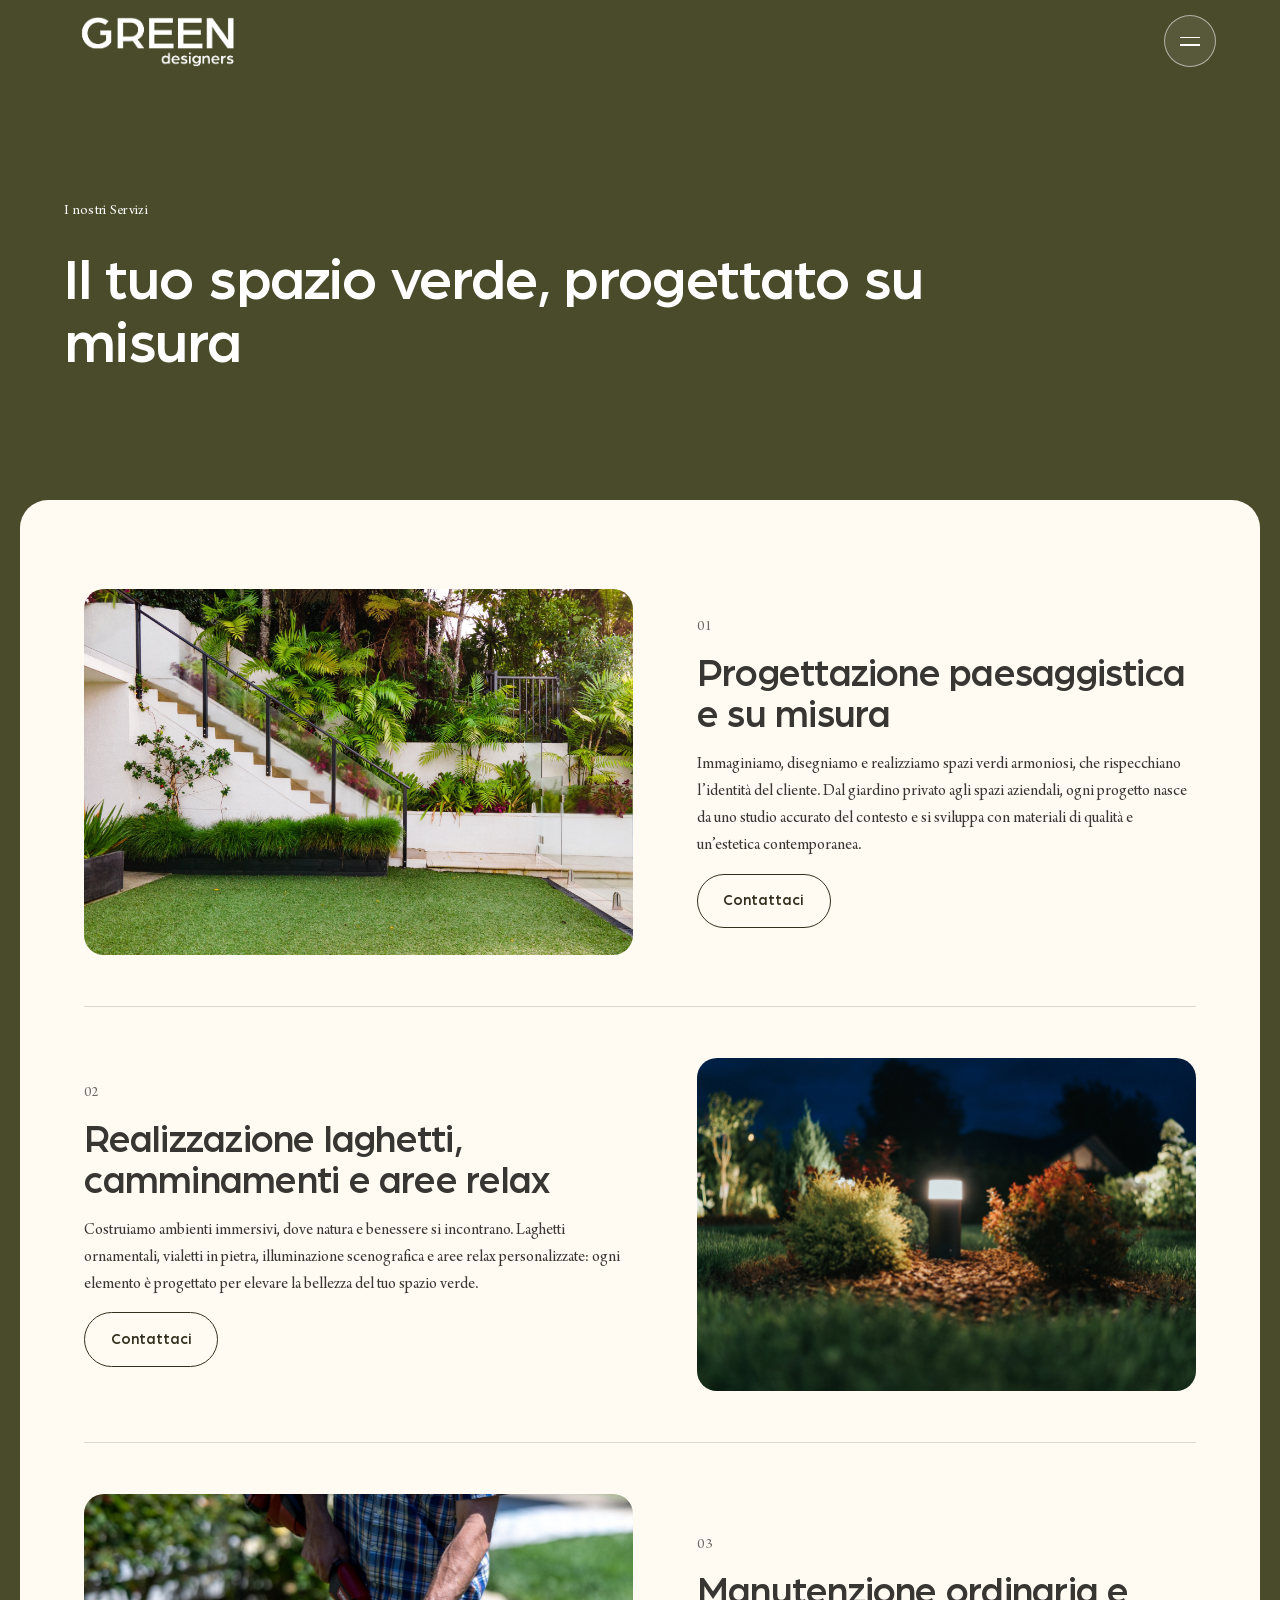
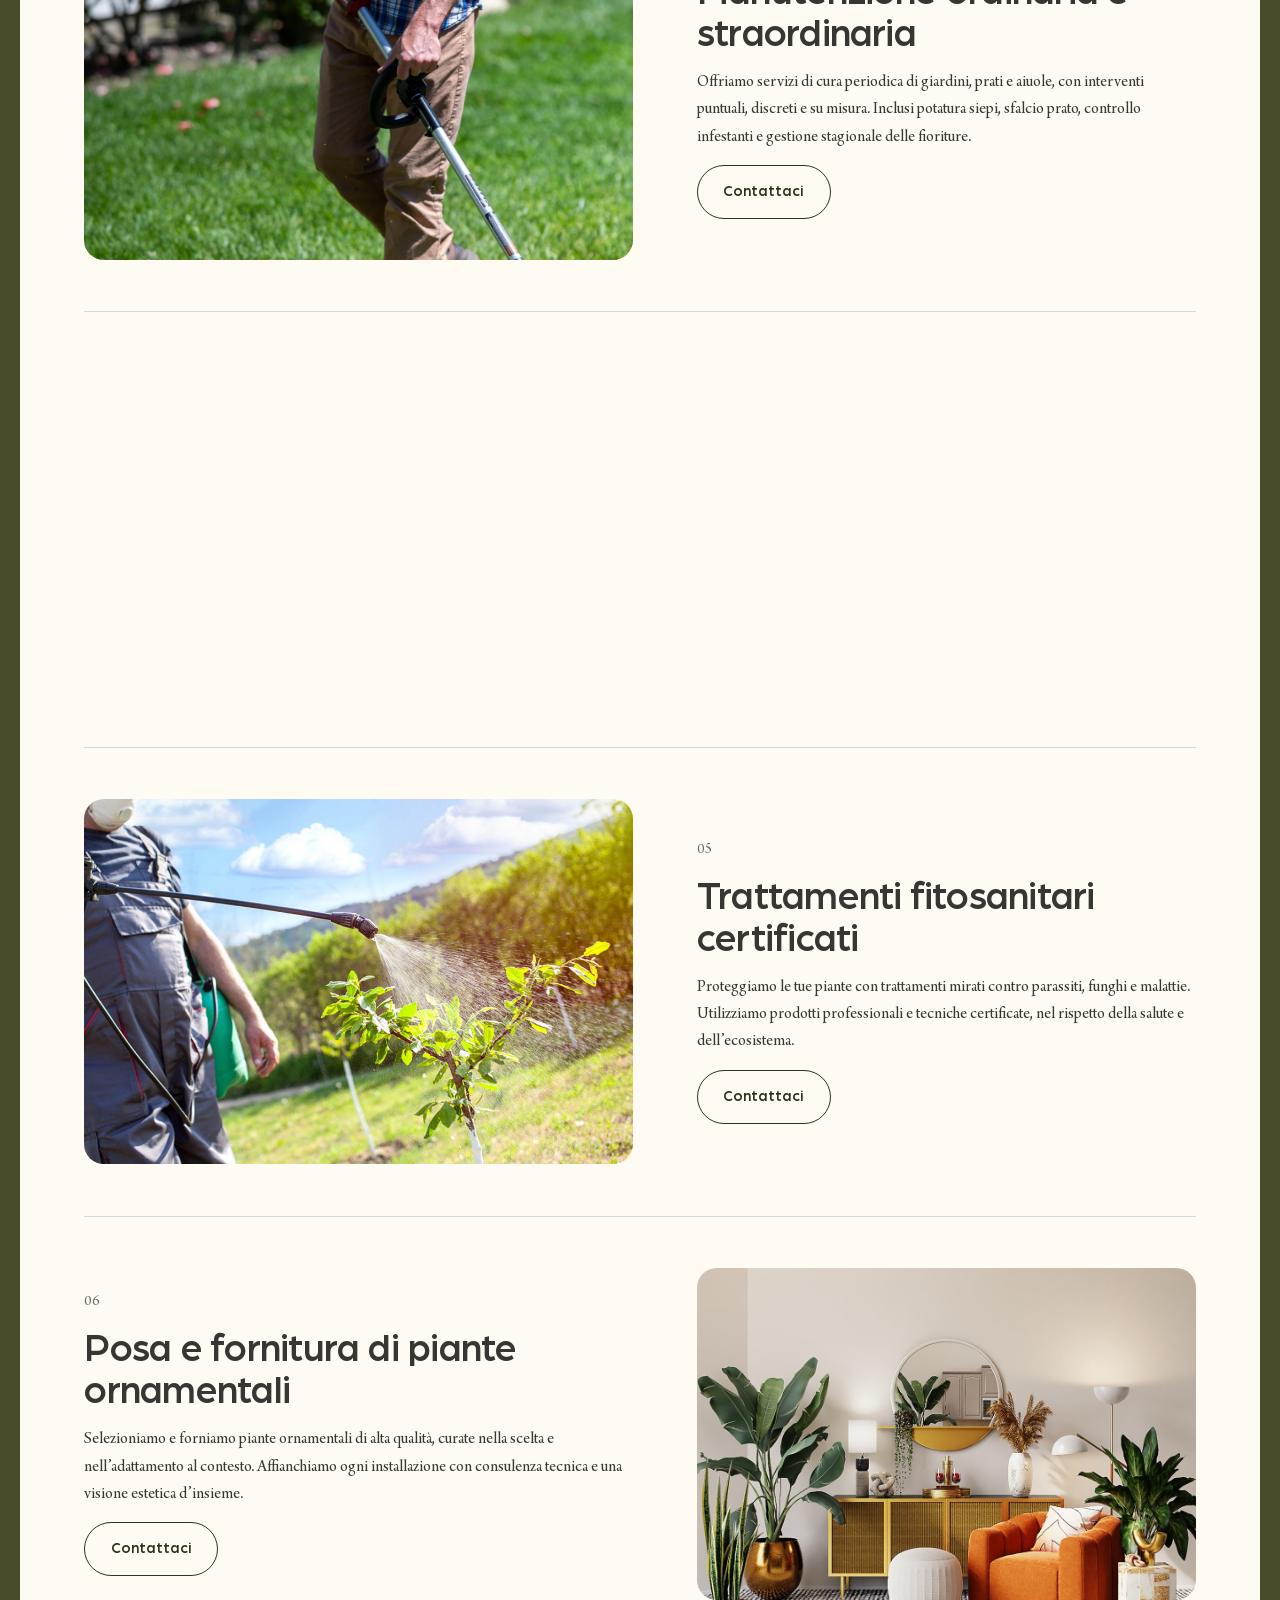
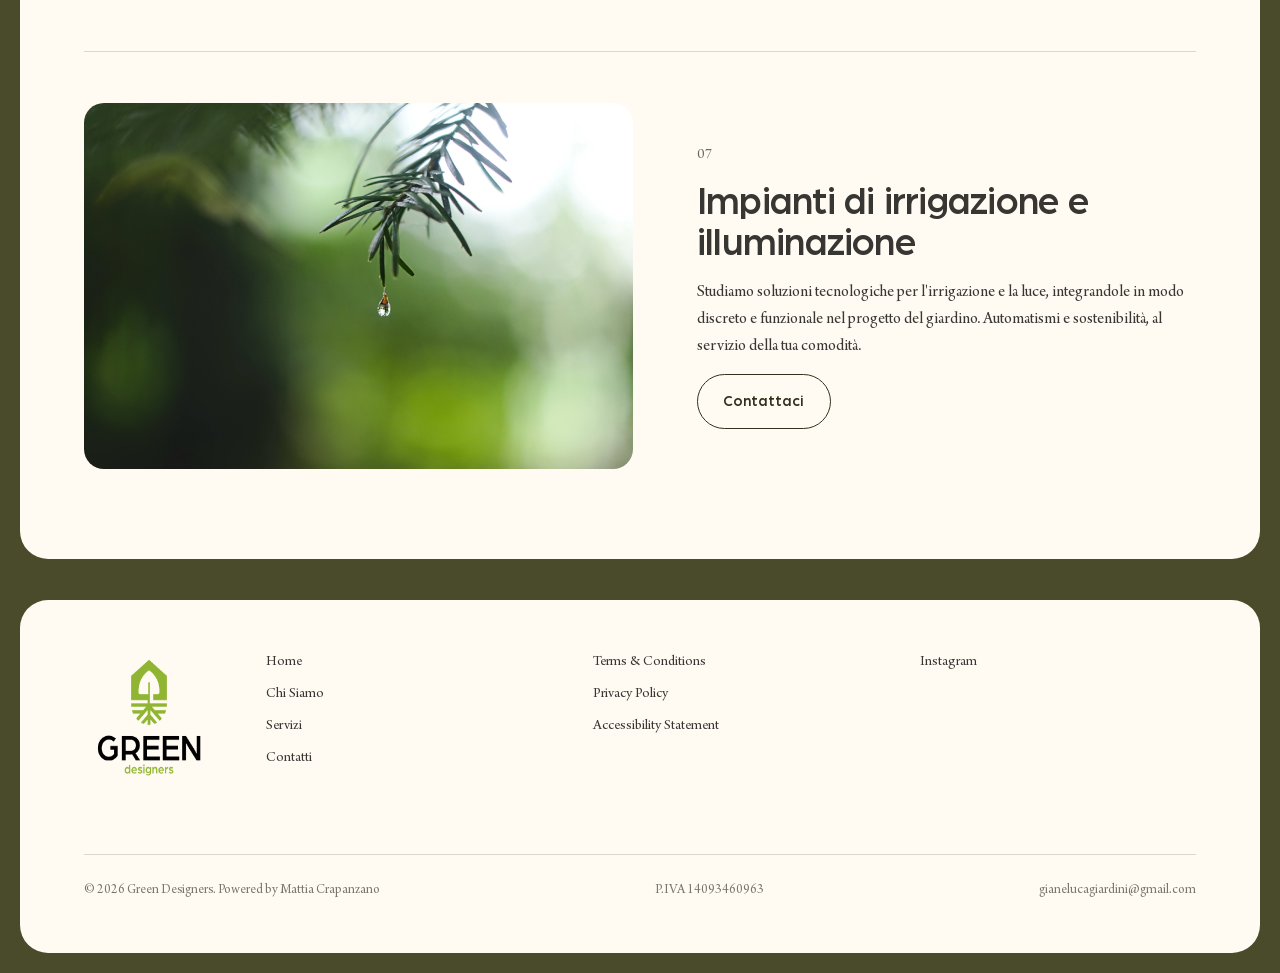
<file: servizi.html>
<!doctype html>
<html lang="it">
<head>
<meta charset="utf-8">
<meta name="viewport" content="width=device-width, initial-scale=1">
<title>Servizi | Gian&amp;Luca Green Designers</title>
<meta name="description" content="Progettazione paesaggistica, laghetti e aree relax, manutenzione, tree climbing, trattamenti fitosanitari, piante ornamentali, irrigazione e illuminazione.">
<meta name="theme-color" content="#32311e">
<meta property="og:title" content="Servizi | Gian&amp;Luca Green Designers">
<meta property="og:description" content="Progettazione paesaggistica, laghetti e aree relax, manutenzione, tree climbing, trattamenti fitosanitari, piante ornamentali, irrigazione e illuminazione.">
<meta property="og:type" content="website">
<meta property="og:locale" content="it_IT">
<link rel="icon" type="image/png" href="assets/img/logo-colori.png">
<link rel="preload" href="assets/fonts/arboria-medium.woff2" as="font" type="font/woff2" crossorigin>
<link rel="preload" href="assets/fonts/arno-pro-subhead.woff2" as="font" type="font/woff2" crossorigin>
<link rel="stylesheet" href="assets/css/style.css">
</head>
<body class="inner">
<a class="skip" href="#main">Passa al contenuto principale</a>
<div class="progress" data-progress aria-hidden="true"></div>

<header class="site-header" data-header>
  <a class="brand" href="index.html" aria-label="Green Designers – Home"><img src="assets/img/logo-bianco.png" alt="Green Designers" width="237" height="237"></a>
  <button class="burger" type="button" aria-label="Apri il menu" aria-expanded="false" aria-controls="menu" data-burger><span></span><span></span></button>
</header>
<nav class="menu" id="menu" aria-label="Menu principale" aria-hidden="true" data-menu>
  <ul>
    <li style="--i:0"><a href="index.html">Home</a></li>
    <li style="--i:1"><a href="chi-siamo.html">Chi Siamo</a></li>
    <li style="--i:2"><a href="servizi.html" aria-current="page">Servizi</a></li>
    <li style="--i:3"><a href="contatti.html">Contatti</a></li>
  </ul>
  <div class="menu-foot">
    <a href="tel:+393490099264">Gian · 349 009 9264</a>
    <a href="tel:+393665047272">Luca · 366 504 7272</a>
    <a href="mailto:gianelucagiardini@gmail.com">gianelucagiardini@gmail.com</a>
  </div>
</nav>
<main id="main">

<section class="page-top"><div class="page-top-in">
  <p class="eyebrow" data-reveal>I nostri Servizi</p>
  <h1 class="display" data-reveal style="--d:80ms">Il tuo spazio verde, progettato su misura</h1>
</div></section>
<section class="service-list">
  <article class="service-row">
    <figure data-reveal><img src="assets/img/servizio-1.jpg" alt="Progettazione paesaggistica e su misura" loading="lazy"></figure>
    <div class="service-copy" data-reveal style="--d:100ms">
      <span class="num">01</span>
      <h2>Progettazione paesaggistica e su misura</h2>
      <p>Immaginiamo, disegniamo e realizziamo spazi verdi armoniosi, che rispecchiano l’identità del cliente. Dal giardino privato agli spazi aziendali, ogni progetto nasce da uno studio accurato del contesto e si sviluppa con materiali di qualità e un’estetica contemporanea.</p>
      <a class="btn btn-outline-dark" href="contatti.html">Contattaci</a>
    </div>
  </article>
  <article class="service-row flip">
    <figure data-reveal><img src="assets/img/servizio-2.jpg" alt="Realizzazione laghetti, camminamenti e aree relax" loading="lazy"></figure>
    <div class="service-copy" data-reveal style="--d:100ms">
      <span class="num">02</span>
      <h2>Realizzazione laghetti, camminamenti e aree relax</h2>
      <p>Costruiamo ambienti immersivi, dove natura e benessere si incontrano. Laghetti ornamentali, vialetti in pietra, illuminazione scenografica e aree relax personalizzate: ogni elemento è progettato per elevare la bellezza del tuo spazio verde.</p>
      <a class="btn btn-outline-dark" href="contatti.html">Contattaci</a>
    </div>
  </article>
  <article class="service-row">
    <figure data-reveal><img src="assets/img/servizio-3.jpg" alt="Manutenzione ordinaria e straordinaria" loading="lazy"></figure>
    <div class="service-copy" data-reveal style="--d:100ms">
      <span class="num">03</span>
      <h2>Manutenzione ordinaria e straordinaria</h2>
      <p>Offriamo servizi di cura periodica di giardini, prati e aiuole, con interventi puntuali, discreti e su misura. Inclusi potatura siepi, sfalcio prato, controllo infestanti e gestione stagionale delle fioriture.</p>
      <a class="btn btn-outline-dark" href="contatti.html">Contattaci</a>
    </div>
  </article>
  <article class="service-row flip">
    <figure data-reveal><img src="assets/img/servizio-4.jpg" alt="Abbattimenti e potature speciali in tree climbing" loading="lazy"></figure>
    <div class="service-copy" data-reveal style="--d:100ms">
      <span class="num">04</span>
      <h2>Abbattimenti e potature speciali in tree climbing</h2>
      <p>Operiamo anche su grandi alberi e in situazioni complesse grazie a piattaforme aeree e tecniche di tree climbing, nel rispetto dell’ambiente e delle normative di sicurezza.</p>
      <a class="btn btn-outline-dark" href="contatti.html">Contattaci</a>
    </div>
  </article>
  <article class="service-row">
    <figure data-reveal><img src="assets/img/servizio-5.jpg" alt="Trattamenti fitosanitari certificati" loading="lazy"></figure>
    <div class="service-copy" data-reveal style="--d:100ms">
      <span class="num">05</span>
      <h2>Trattamenti fitosanitari certificati</h2>
      <p>Proteggiamo le tue piante con trattamenti mirati contro parassiti, funghi e malattie. Utilizziamo prodotti professionali e tecniche certificate, nel rispetto della salute e dell’ecosistema.</p>
      <a class="btn btn-outline-dark" href="contatti.html">Contattaci</a>
    </div>
  </article>
  <article class="service-row flip">
    <figure data-reveal><img src="assets/img/servizio-6.jpg" alt="Posa e fornitura di piante ornamentali" loading="lazy"></figure>
    <div class="service-copy" data-reveal style="--d:100ms">
      <span class="num">06</span>
      <h2>Posa e fornitura di piante ornamentali</h2>
      <p>Selezioniamo e forniamo piante ornamentali di alta qualità, curate nella scelta e nell’adattamento al contesto. Affianchiamo ogni installazione con consulenza tecnica e una visione estetica d’insieme.</p>
      <a class="btn btn-outline-dark" href="contatti.html">Contattaci</a>
    </div>
  </article>
  <article class="service-row">
    <figure data-reveal><img src="assets/img/servizio-7.jpg" alt="Impianti di irrigazione e illuminazione" loading="lazy"></figure>
    <div class="service-copy" data-reveal style="--d:100ms">
      <span class="num">07</span>
      <h2>Impianti di irrigazione e illuminazione</h2>
      <p>Studiamo soluzioni tecnologiche per l'irrigazione e la luce, integrandole in modo discreto e funzionale nel progetto del giardino. Automatismi e sostenibilità, al servizio della tua comodità.</p>
      <a class="btn btn-outline-dark" href="contatti.html">Contattaci</a>
    </div>
  </article>
</section>

</main>

<footer class="footer">
  <div class="footer-card">
    <a class="footer-logo" href="index.html" aria-label="Green Designers – Home"><img src="assets/img/logo-colori.png" alt="Green Designers" width="152" height="152" loading="lazy"></a>
    <ul class="footer-col">
      <li><a href="index.html">Home</a></li><li><a href="chi-siamo.html">Chi Siamo</a></li><li><a href="servizi.html">Servizi</a></li><li><a href="contatti.html">Contatti</a></li>
    </ul>
    <ul class="footer-col">
      <li><a href="terms-and-conditions.html">Terms &amp; Conditions</a></li>
      <li><a href="privacy-policy.html">Privacy Policy</a></li>
      <li><a href="accessibility-statement.html">Accessibility Statement</a></li>
    </ul>
    <ul class="footer-col">
      <li><a href="https://www.instagram.com/" target="_blank" rel="noopener">Instagram</a></li>
    </ul>
    <div class="footer-legal">
      <span>© 2026 Green Designers. Powered by <a href="https://www.crapanzano.work/luce/siti-web/" target="_blank" rel="noopener">Mattia Crapanzano</a></span>
      <span>P.IVA 14093460963</span>
      <a href="mailto:gianelucagiardini@gmail.com">gianelucagiardini@gmail.com</a>
    </div>
  </div>
</footer>
<a class="fab" href="contatti.html" data-fab aria-label="Richiedi un sopralluogo gratuito"><span>Sopralluogo gratuito</span></a>
<script src="assets/js/main.js" defer></script>
</body>
</html>
</file>
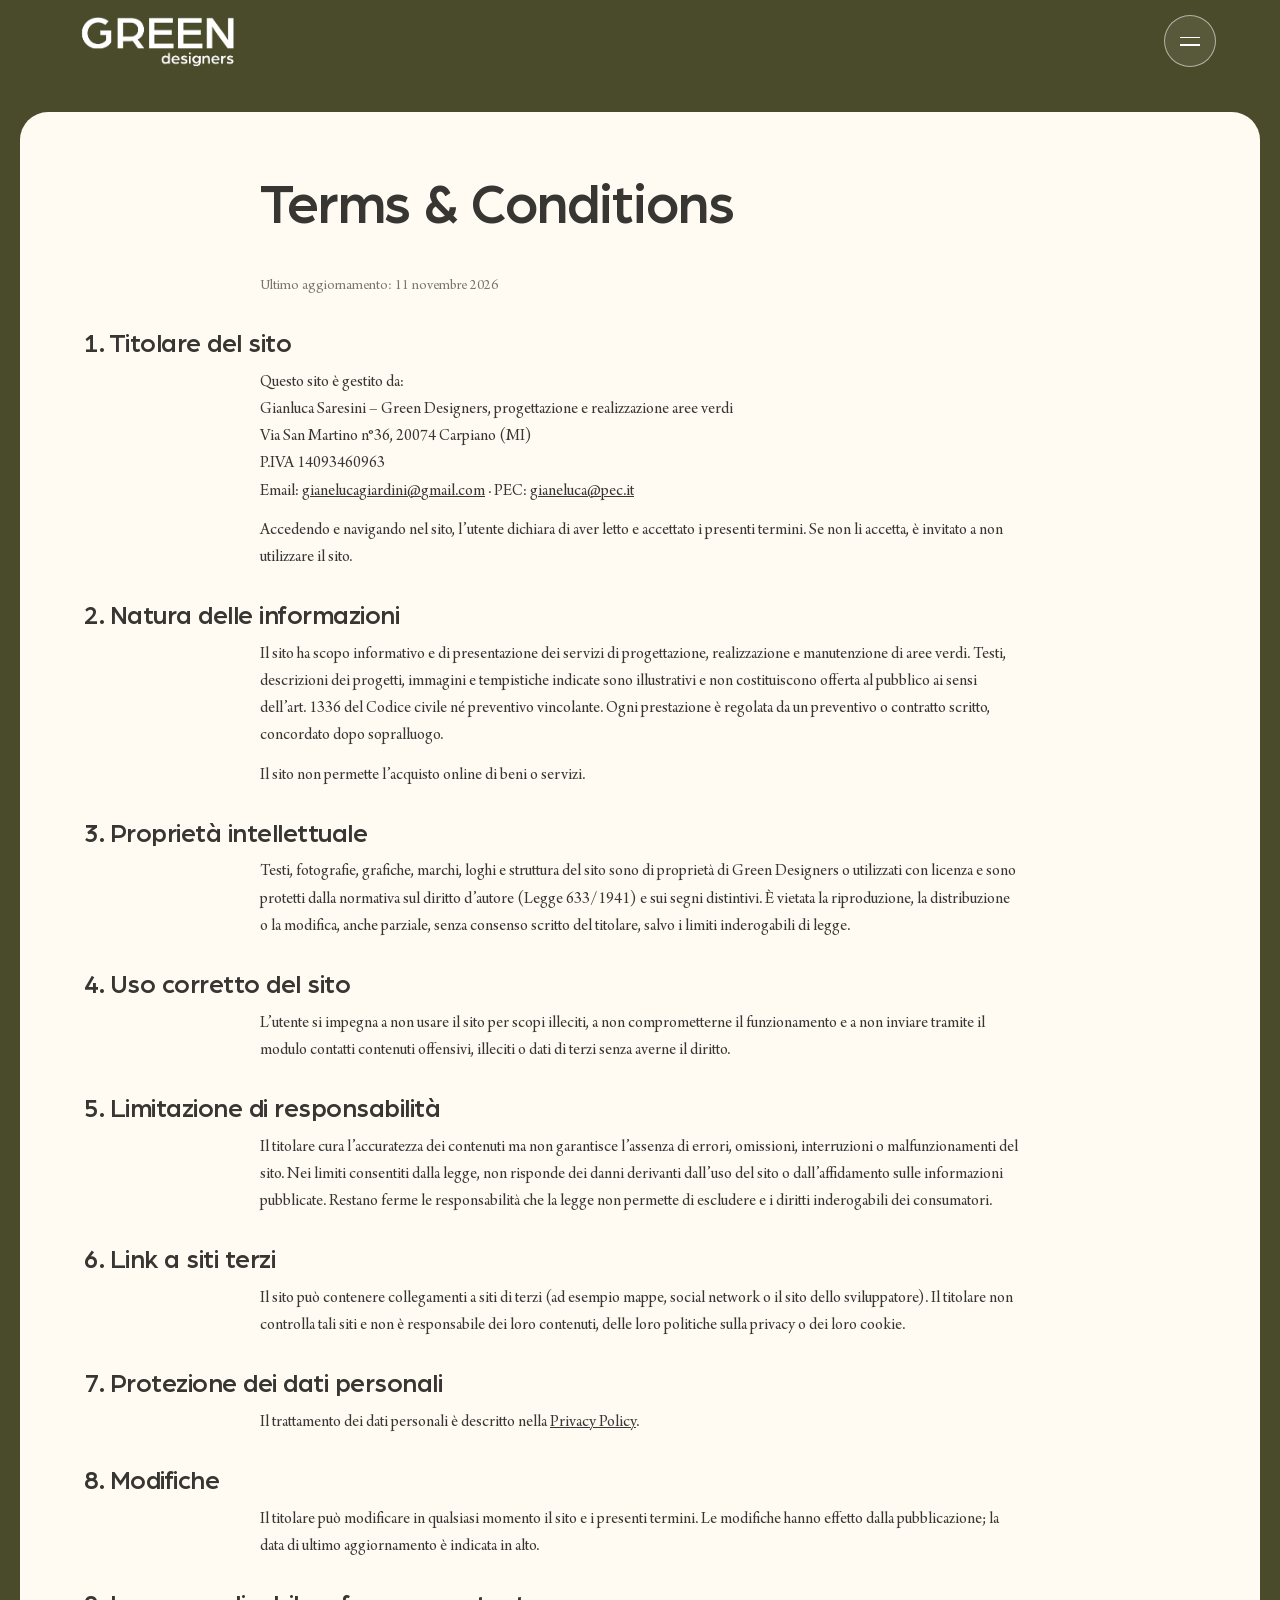
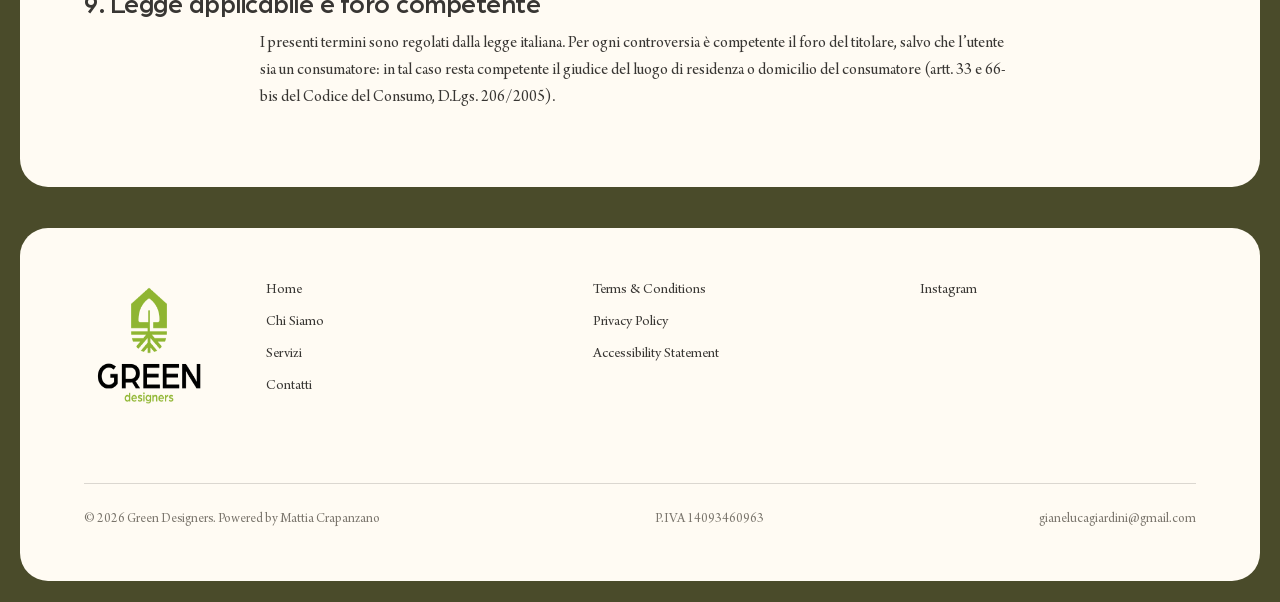
<file: terms-and-conditions.html>
<!doctype html>
<html lang="it">
<head>
<meta charset="utf-8">
<meta name="viewport" content="width=device-width, initial-scale=1">
<title>Terms &amp;amp; Conditions | Gian&amp;Luca Green Designers</title>
<meta name="description" content="Termini e condizioni di utilizzo del sito Green Designers.">
<meta name="theme-color" content="#32311e">
<meta property="og:title" content="Terms &amp;amp; Conditions | Gian&amp;Luca Green Designers">
<meta property="og:description" content="Termini e condizioni di utilizzo del sito Green Designers.">
<meta property="og:type" content="website">
<meta property="og:locale" content="it_IT">
<link rel="icon" type="image/png" href="assets/img/logo-colori.png">
<link rel="preload" href="assets/fonts/arboria-medium.woff2" as="font" type="font/woff2" crossorigin>
<link rel="preload" href="assets/fonts/arno-pro-subhead.woff2" as="font" type="font/woff2" crossorigin>
<link rel="stylesheet" href="assets/css/style.css">
</head>
<body class="inner legal">
<a class="skip" href="#main">Passa al contenuto principale</a>
<div class="progress" data-progress aria-hidden="true"></div>

<header class="site-header" data-header>
  <a class="brand" href="index.html" aria-label="Green Designers – Home"><img src="assets/img/logo-bianco.png" alt="Green Designers" width="237" height="237"></a>
  <button class="burger" type="button" aria-label="Apri il menu" aria-expanded="false" aria-controls="menu" data-burger><span></span><span></span></button>
</header>
<nav class="menu" id="menu" aria-label="Menu principale" aria-hidden="true" data-menu>
  <ul>
    <li style="--i:0"><a href="index.html">Home</a></li>
    <li style="--i:1"><a href="chi-siamo.html">Chi Siamo</a></li>
    <li style="--i:2"><a href="servizi.html">Servizi</a></li>
    <li style="--i:3"><a href="contatti.html">Contatti</a></li>
  </ul>
  <div class="menu-foot">
    <a href="tel:+393490099264">Gian · 349 009 9264</a>
    <a href="tel:+393665047272">Luca · 366 504 7272</a>
    <a href="mailto:gianelucagiardini@gmail.com">gianelucagiardini@gmail.com</a>
  </div>
</nav>
<main id="main">
<article class="legal-article"><h1 class="display">Terms &amp; Conditions</h1><p class="updated">Ultimo aggiornamento: 11 novembre 2026</p>
<h2>1. Titolare del sito</h2>
<p>Questo sito è gestito da:<br>Gianluca Saresini – Green Designers, progettazione e realizzazione aree verdi<br>Via San Martino n°36, 20074 Carpiano (MI)<br>P.IVA 14093460963<br>Email: <a href="mailto:gianelucagiardini@gmail.com">gianelucagiardini@gmail.com</a> · PEC: <a href="mailto:gianeluca@pec.it">gianeluca@pec.it</a></p>
<p>Accedendo e navigando nel sito, l’utente dichiara di aver letto e accettato i presenti termini. Se non li accetta, è invitato a non utilizzare il sito.</p>
<h2>2. Natura delle informazioni</h2>
<p>Il sito ha scopo informativo e di presentazione dei servizi di progettazione, realizzazione e manutenzione di aree verdi. Testi, descrizioni dei progetti, immagini e tempistiche indicate sono illustrativi e non costituiscono offerta al pubblico ai sensi dell’art. 1336 del Codice civile né preventivo vincolante. Ogni prestazione è regolata da un preventivo o contratto scritto, concordato dopo sopralluogo.</p>
<p>Il sito non permette l’acquisto online di beni o servizi.</p>
<h2>3. Proprietà intellettuale</h2>
<p>Testi, fotografie, grafiche, marchi, loghi e struttura del sito sono di proprietà di Green Designers o utilizzati con licenza e sono protetti dalla normativa sul diritto d’autore (Legge 633/1941) e sui segni distintivi. È vietata la riproduzione, la distribuzione o la modifica, anche parziale, senza consenso scritto del titolare, salvo i limiti inderogabili di legge.</p>
<h2>4. Uso corretto del sito</h2>
<p>L’utente si impegna a non usare il sito per scopi illeciti, a non comprometterne il funzionamento e a non inviare tramite il modulo contatti contenuti offensivi, illeciti o dati di terzi senza averne il diritto.</p>
<h2>5. Limitazione di responsabilità</h2>
<p>Il titolare cura l’accuratezza dei contenuti ma non garantisce l’assenza di errori, omissioni, interruzioni o malfunzionamenti del sito. Nei limiti consentiti dalla legge, non risponde dei danni derivanti dall’uso del sito o dall’affidamento sulle informazioni pubblicate. Restano ferme le responsabilità che la legge non permette di escludere e i diritti inderogabili dei consumatori.</p>
<h2>6. Link a siti terzi</h2>
<p>Il sito può contenere collegamenti a siti di terzi (ad esempio mappe, social network o il sito dello sviluppatore). Il titolare non controlla tali siti e non è responsabile dei loro contenuti, delle loro politiche sulla privacy o dei loro cookie.</p>
<h2>7. Protezione dei dati personali</h2>
<p>Il trattamento dei dati personali è descritto nella <a href="privacy-policy.html">Privacy Policy</a>.</p>
<h2>8. Modifiche</h2>
<p>Il titolare può modificare in qualsiasi momento il sito e i presenti termini. Le modifiche hanno effetto dalla pubblicazione; la data di ultimo aggiornamento è indicata in alto.</p>
<h2>9. Legge applicabile e foro competente</h2>
<p>I presenti termini sono regolati dalla legge italiana. Per ogni controversia è competente il foro del titolare, salvo che l’utente sia un consumatore: in tal caso resta competente il giudice del luogo di residenza o domicilio del consumatore (artt. 33 e 66-bis del Codice del Consumo, D.Lgs. 206/2005).</p></article>
</main>

<footer class="footer">
  <div class="footer-card">
    <a class="footer-logo" href="index.html" aria-label="Green Designers – Home"><img src="assets/img/logo-colori.png" alt="Green Designers" width="152" height="152" loading="lazy"></a>
    <ul class="footer-col">
      <li><a href="index.html">Home</a></li><li><a href="chi-siamo.html">Chi Siamo</a></li><li><a href="servizi.html">Servizi</a></li><li><a href="contatti.html">Contatti</a></li>
    </ul>
    <ul class="footer-col">
      <li><a href="terms-and-conditions.html">Terms &amp; Conditions</a></li>
      <li><a href="privacy-policy.html">Privacy Policy</a></li>
      <li><a href="accessibility-statement.html">Accessibility Statement</a></li>
    </ul>
    <ul class="footer-col">
      <li><a href="https://www.instagram.com/" target="_blank" rel="noopener">Instagram</a></li>
    </ul>
    <div class="footer-legal">
      <span>© 2026 Green Designers. Powered by <a href="https://www.crapanzano.work/luce/siti-web/" target="_blank" rel="noopener">Mattia Crapanzano</a></span>
      <span>P.IVA 14093460963</span>
      <a href="mailto:gianelucagiardini@gmail.com">gianelucagiardini@gmail.com</a>
    </div>
  </div>
</footer>
<a class="fab" href="contatti.html" data-fab aria-label="Richiedi un sopralluogo gratuito"><span>Sopralluogo gratuito</span></a>
<script src="assets/js/main.js" defer></script>
</body>
</html>
</file>
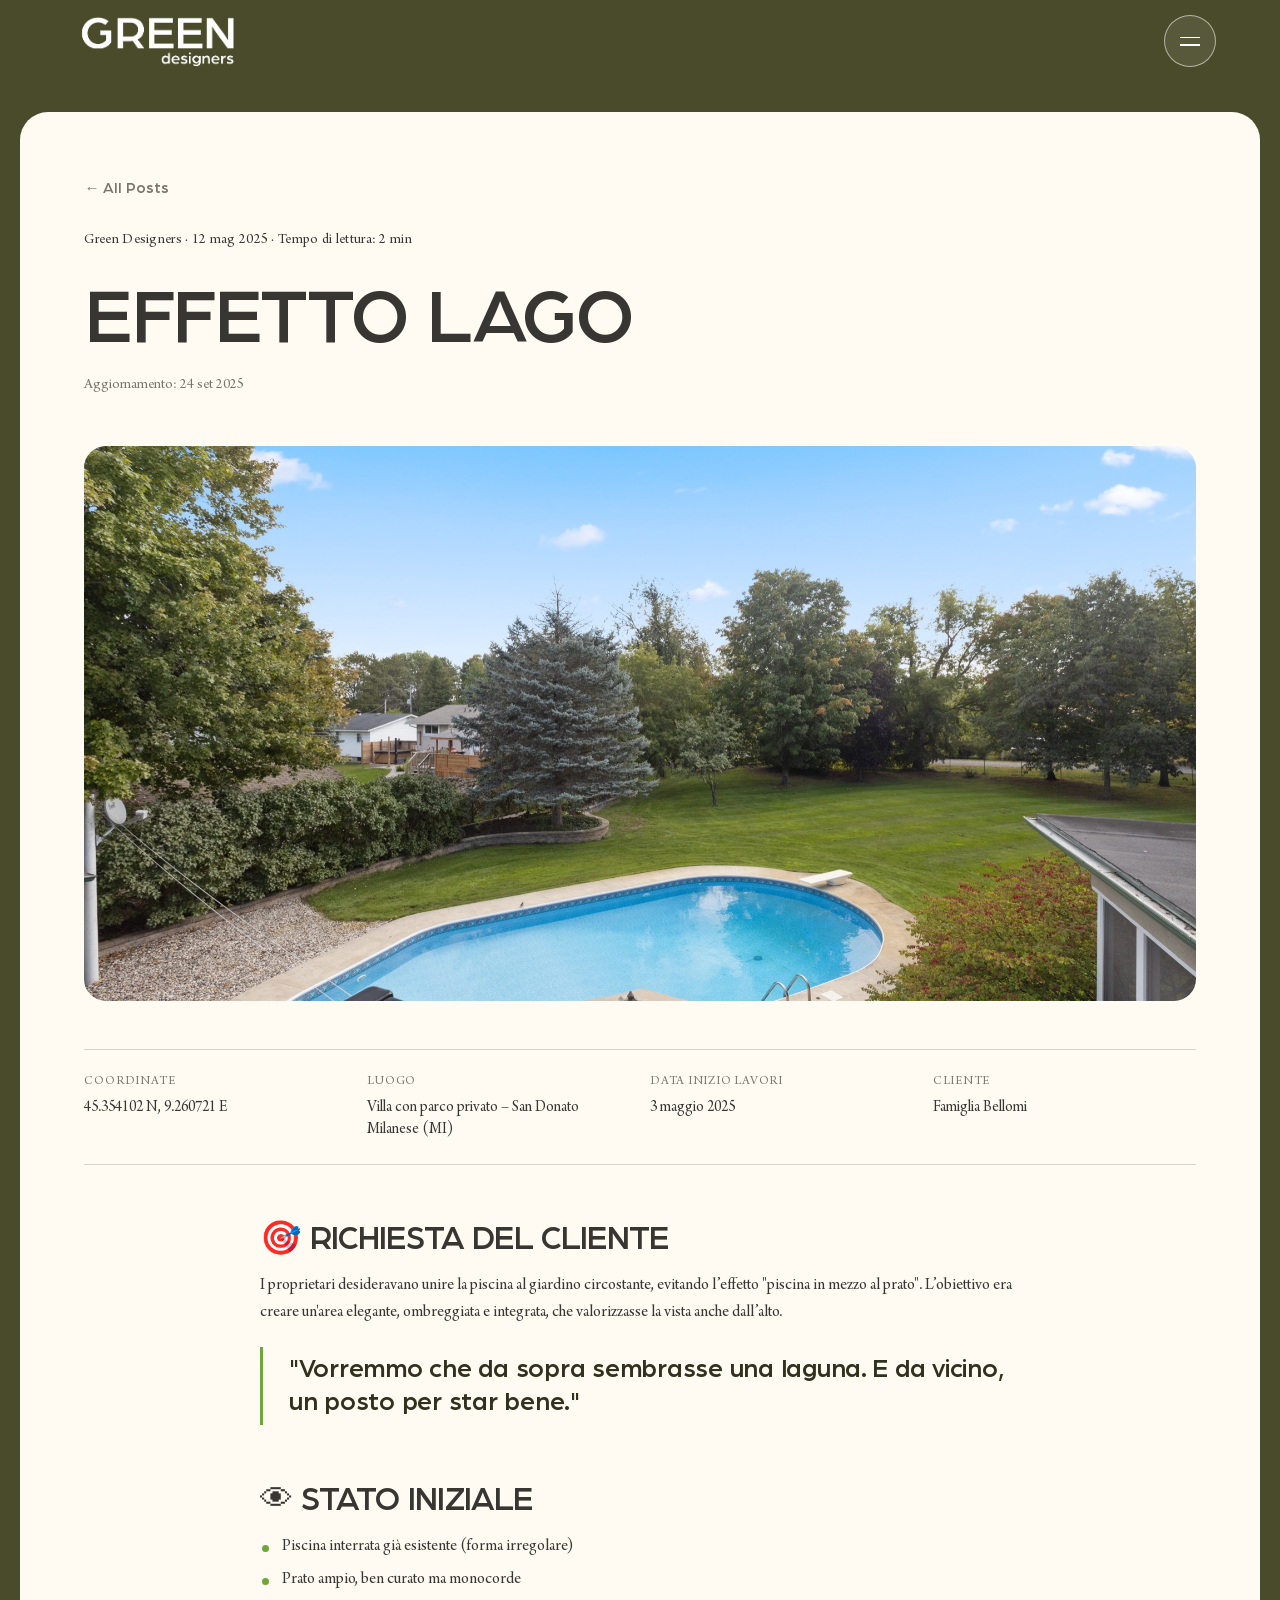
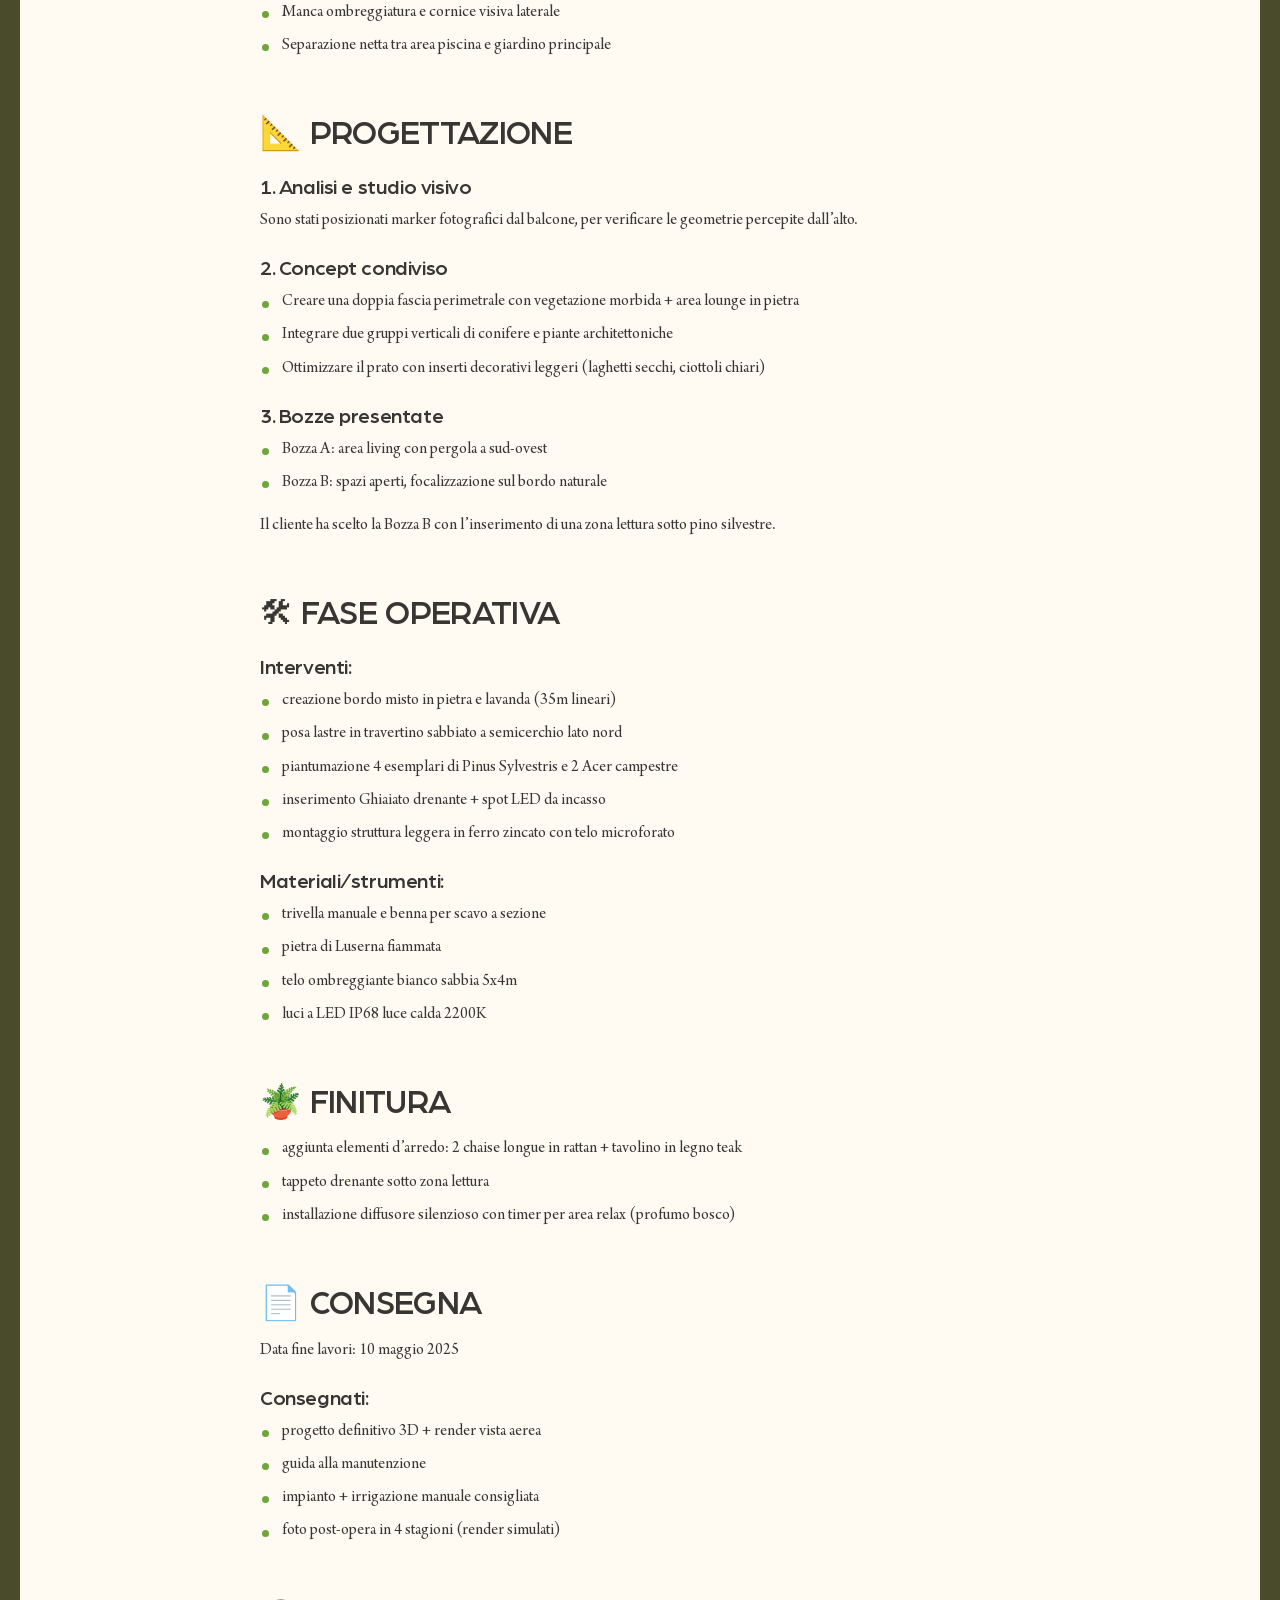
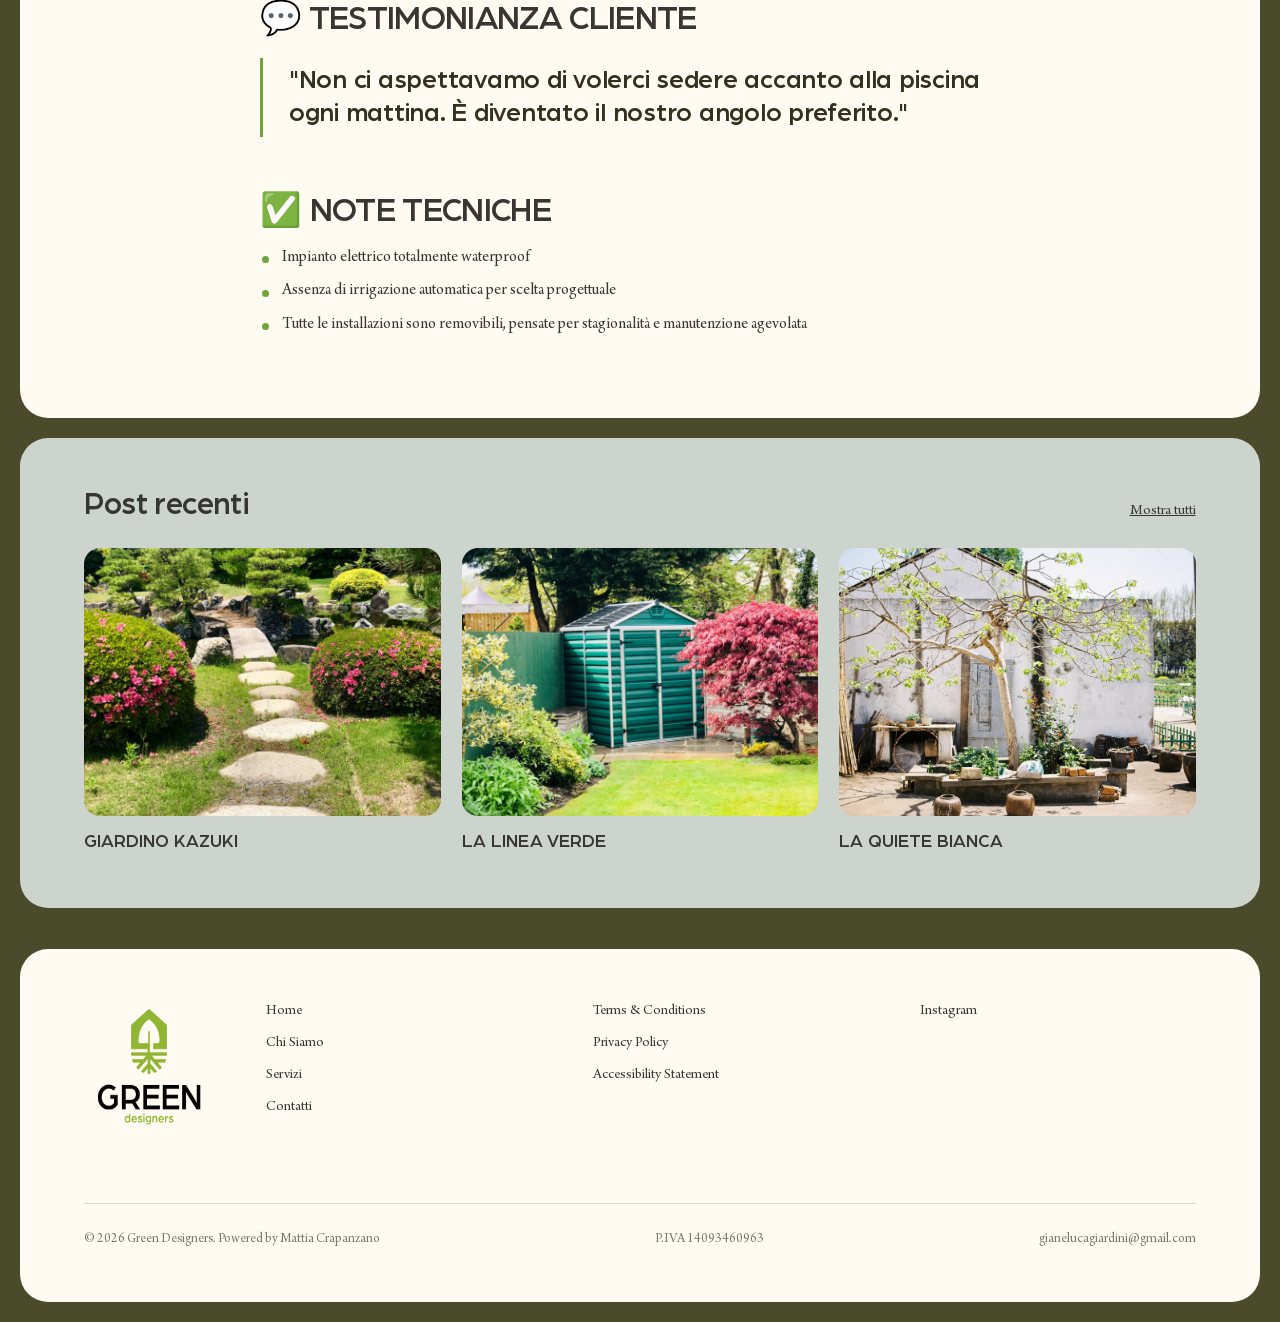
<file: progetti/effetto-lago.html>
<!doctype html>
<html lang="it">
<head>
<meta charset="utf-8">
<meta name="viewport" content="width=device-width, initial-scale=1">
<title>EFFETTO LAGO | Gian&amp;Luca Green Designers</title>
<meta name="description" content="EFFETTO LAGO – Villa con parco privato – San Donato Milanese (MI). Progetto Green Designers.">
<meta name="theme-color" content="#32311e">
<meta property="og:title" content="EFFETTO LAGO | Gian&amp;Luca Green Designers">
<meta property="og:description" content="EFFETTO LAGO – Villa con parco privato – San Donato Milanese (MI). Progetto Green Designers.">
<meta property="og:type" content="website">
<meta property="og:locale" content="it_IT">
<link rel="icon" type="image/png" href="../assets/img/logo-colori.png">
<link rel="preload" href="../assets/fonts/arboria-medium.woff2" as="font" type="font/woff2" crossorigin>
<link rel="preload" href="../assets/fonts/arno-pro-subhead.woff2" as="font" type="font/woff2" crossorigin>
<link rel="stylesheet" href="../assets/css/style.css">
</head>
<body class="inner post">
<a class="skip" href="#main">Passa al contenuto principale</a>
<div class="progress" data-progress aria-hidden="true"></div>

<header class="site-header" data-header>
  <a class="brand" href="../index.html" aria-label="Green Designers – Home"><img src="../assets/img/logo-bianco.png" alt="Green Designers" width="237" height="237"></a>
  <button class="burger" type="button" aria-label="Apri il menu" aria-expanded="false" aria-controls="menu" data-burger><span></span><span></span></button>
</header>
<nav class="menu" id="menu" aria-label="Menu principale" aria-hidden="true" data-menu>
  <ul>
    <li style="--i:0"><a href="../index.html">Home</a></li>
    <li style="--i:1"><a href="../chi-siamo.html">Chi Siamo</a></li>
    <li style="--i:2"><a href="../servizi.html">Servizi</a></li>
    <li style="--i:3"><a href="../contatti.html">Contatti</a></li>
  </ul>
  <div class="menu-foot">
    <a href="tel:+393490099264">Gian · 349 009 9264</a>
    <a href="tel:+393665047272">Luca · 366 504 7272</a>
    <a href="mailto:gianelucagiardini@gmail.com">gianelucagiardini@gmail.com</a>
  </div>
</nav>
<main id="main">

<article class="post-article">
  <a class="back" href="../index.html#progetti">← All Posts</a>
  <header class="post-head">
    <p class="eyebrow">Green Designers · 12 mag 2025 · Tempo di lettura: 2 min</p>
    <h1 class="display">EFFETTO LAGO</h1>
    <p class="updated">Aggiornamento: 24 set 2025</p>
  </header>
  <figure class="post-cover"><img src="../assets/img/progetto-effetto-lago.jpg" alt="Piscina interrata immersa nel giardino di una villa" fetchpriority="high"></figure>
  <dl class="post-meta">
    <div><dt>Coordinate</dt><dd>45.354102 N, 9.260721 E</dd></div>
    <div><dt>Luogo</dt><dd>Villa con parco privato – San Donato Milanese (MI)</dd></div>
    <div><dt>Data inizio lavori</dt><dd>3 maggio 2025</dd></div>
    <div><dt>Cliente</dt><dd>Famiglia Bellomi</dd></div>
  </dl>
  <div class="post-body"><h2>🎯 RICHIESTA DEL CLIENTE</h2><p>I proprietari desideravano unire la piscina al giardino circostante, evitando l’effetto "piscina in mezzo al prato". L’obiettivo era creare un'area elegante, ombreggiata e integrata, che valorizzasse la vista anche dall’alto.</p><blockquote>"Vorremmo che da sopra sembrasse una laguna. E da vicino, un posto per star bene."</blockquote><h2>👁 STATO INIZIALE</h2><ul><li>Piscina interrata già esistente (forma irregolare)</li><li>Prato ampio, ben curato ma monocorde</li><li>Manca ombreggiatura e cornice visiva laterale</li><li>Separazione netta tra area piscina e giardino principale</li></ul><h2>📐 PROGETTAZIONE</h2><h3>1. Analisi e studio visivo</h3><p>Sono stati posizionati marker fotografici dal balcone, per verificare le geometrie percepite dall’alto.</p><h3>2. Concept condiviso</h3><ul><li>Creare una doppia fascia perimetrale con vegetazione morbida + area lounge in pietra</li><li>Integrare due gruppi verticali di conifere e piante architettoniche</li><li>Ottimizzare il prato con inserti decorativi leggeri (laghetti secchi, ciottoli chiari)</li></ul><h3>3. Bozze presentate</h3><ul><li>Bozza A: area living con pergola a sud-ovest</li><li>Bozza B: spazi aperti, focalizzazione sul bordo naturale</li></ul><p>Il cliente ha scelto la Bozza B con l’inserimento di una zona lettura sotto pino silvestre.</p><h2>🛠 FASE OPERATIVA</h2><h3>Interventi:</h3><ul><li>creazione bordo misto in pietra e lavanda (35m lineari)</li><li>posa lastre in travertino sabbiato a semicerchio lato nord</li><li>piantumazione 4 esemplari di Pinus Sylvestris e 2 Acer campestre</li><li>inserimento Ghiaiato drenante + spot LED da incasso</li><li>montaggio struttura leggera in ferro zincato con telo microforato</li></ul><h3>Materiali/strumenti:</h3><ul><li>trivella manuale e benna per scavo a sezione</li><li>pietra di Luserna fiammata</li><li>telo ombreggiante bianco sabbia 5x4m</li><li>luci a LED IP68 luce calda 2200K</li></ul><h2>🪴 FINITURA</h2><ul><li>aggiunta elementi d’arredo: 2 chaise longue in rattan + tavolino in legno teak</li><li>tappeto drenante sotto zona lettura</li><li>installazione diffusore silenzioso con timer per area relax (profumo bosco)</li></ul><h2>📄 CONSEGNA</h2><p>Data fine lavori: 10 maggio 2025</p><h3>Consegnati:</h3><ul><li>progetto definitivo 3D + render vista aerea</li><li>guida alla manutenzione</li><li>impianto + irrigazione manuale consigliata</li><li>foto post-opera in 4 stagioni (render simulati)</li></ul><h2>💬 TESTIMONIANZA CLIENTE</h2><blockquote>"Non ci aspettavamo di volerci sedere accanto alla piscina ogni mattina. È diventato il nostro angolo preferito."</blockquote><h2>✅ NOTE TECNICHE</h2><ul><li>Impianto elettrico totalmente waterproof</li><li>Assenza di irrigazione automatica per scelta progettuale</li><li>Tutte le installazioni sono removibili, pensate per stagionalità e manutenzione agevolata</li></ul></div>
</article>
<section class="recent">
  <div class="recent-head"><h2>Post recenti</h2><a href="../index.html#progetti">Mostra tutti</a></div>
  <ul class="recent-grid">
    <li><a class="recent-card" href="../progetti/giardino-kazuki.html"><img src="../assets/img/progetto-giardino-kazuki.jpg" alt="Camminamento di pietre in un giardino di ispirazione giapponese" loading="lazy"><span>GIARDINO KAZUKI</span></a></li>
    <li><a class="recent-card" href="../progetti/la-linea-verde.html"><img src="../assets/img/progetto-linea-verde.jpg" alt="Giardino residenziale con casetta verde, acero rosso e aiuola" loading="lazy"><span>LA LINEA VERDE</span></a></li>
    <li><a class="recent-card" href="../progetti/la-quiete-bianca.html"><img src="../assets/img/progetto-quiete-bianca.jpg" alt="Corte rurale con muri bianchi, vasi e anfore" loading="lazy"><span>LA QUIETE BIANCA</span></a></li>
  </ul>
</section>

</main>

<footer class="footer">
  <div class="footer-card">
    <a class="footer-logo" href="../index.html" aria-label="Green Designers – Home"><img src="../assets/img/logo-colori.png" alt="Green Designers" width="152" height="152" loading="lazy"></a>
    <ul class="footer-col">
      <li><a href="../index.html">Home</a></li><li><a href="../chi-siamo.html">Chi Siamo</a></li><li><a href="../servizi.html">Servizi</a></li><li><a href="../contatti.html">Contatti</a></li>
    </ul>
    <ul class="footer-col">
      <li><a href="../terms-and-conditions.html">Terms &amp; Conditions</a></li>
      <li><a href="../privacy-policy.html">Privacy Policy</a></li>
      <li><a href="../accessibility-statement.html">Accessibility Statement</a></li>
    </ul>
    <ul class="footer-col">
      <li><a href="https://www.instagram.com/" target="_blank" rel="noopener">Instagram</a></li>
    </ul>
    <div class="footer-legal">
      <span>© 2026 Green Designers. Powered by <a href="https://www.crapanzano.work/luce/siti-web/" target="_blank" rel="noopener">Mattia Crapanzano</a></span>
      <span>P.IVA 14093460963</span>
      <a href="mailto:gianelucagiardini@gmail.com">gianelucagiardini@gmail.com</a>
    </div>
  </div>
</footer>
<a class="fab" href="../contatti.html" data-fab aria-label="Richiedi un sopralluogo gratuito"><span>Sopralluogo gratuito</span></a>
<script src="../assets/js/main.js" defer></script>
</body>
</html>
</file>
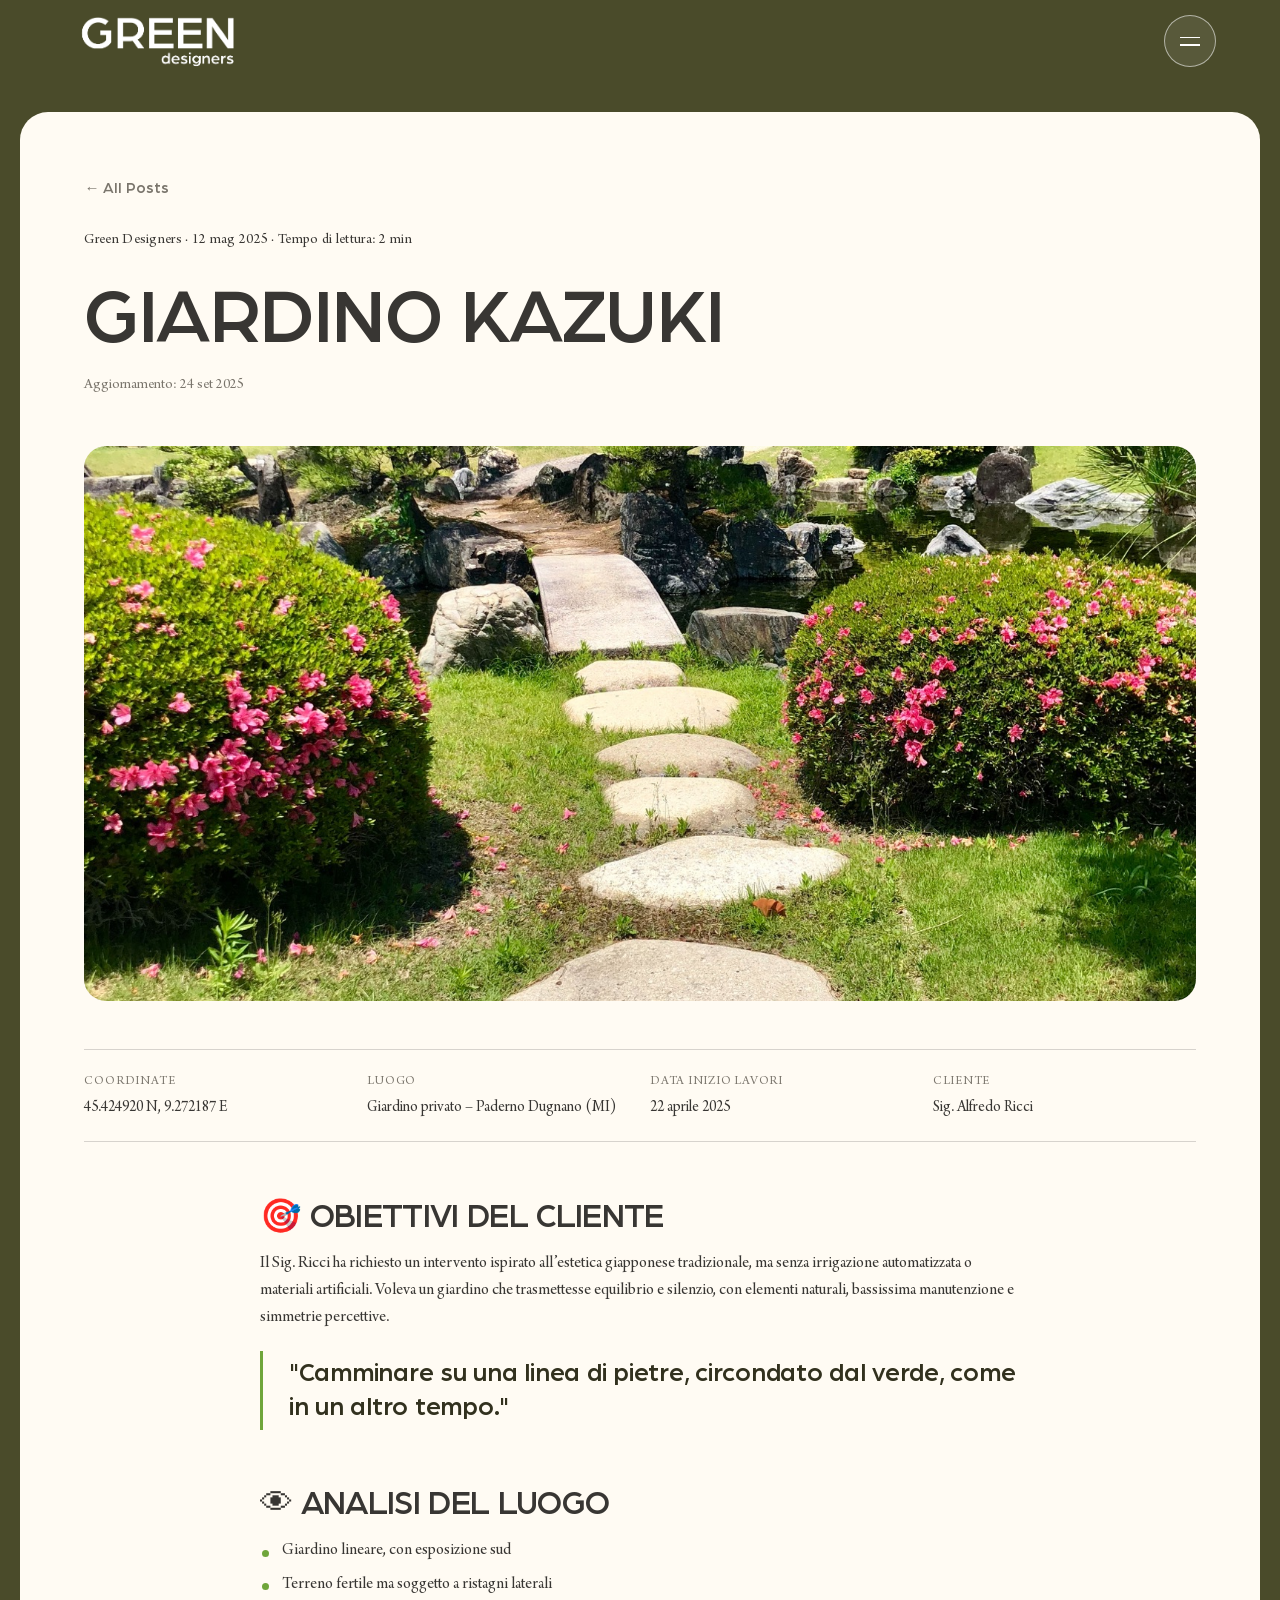
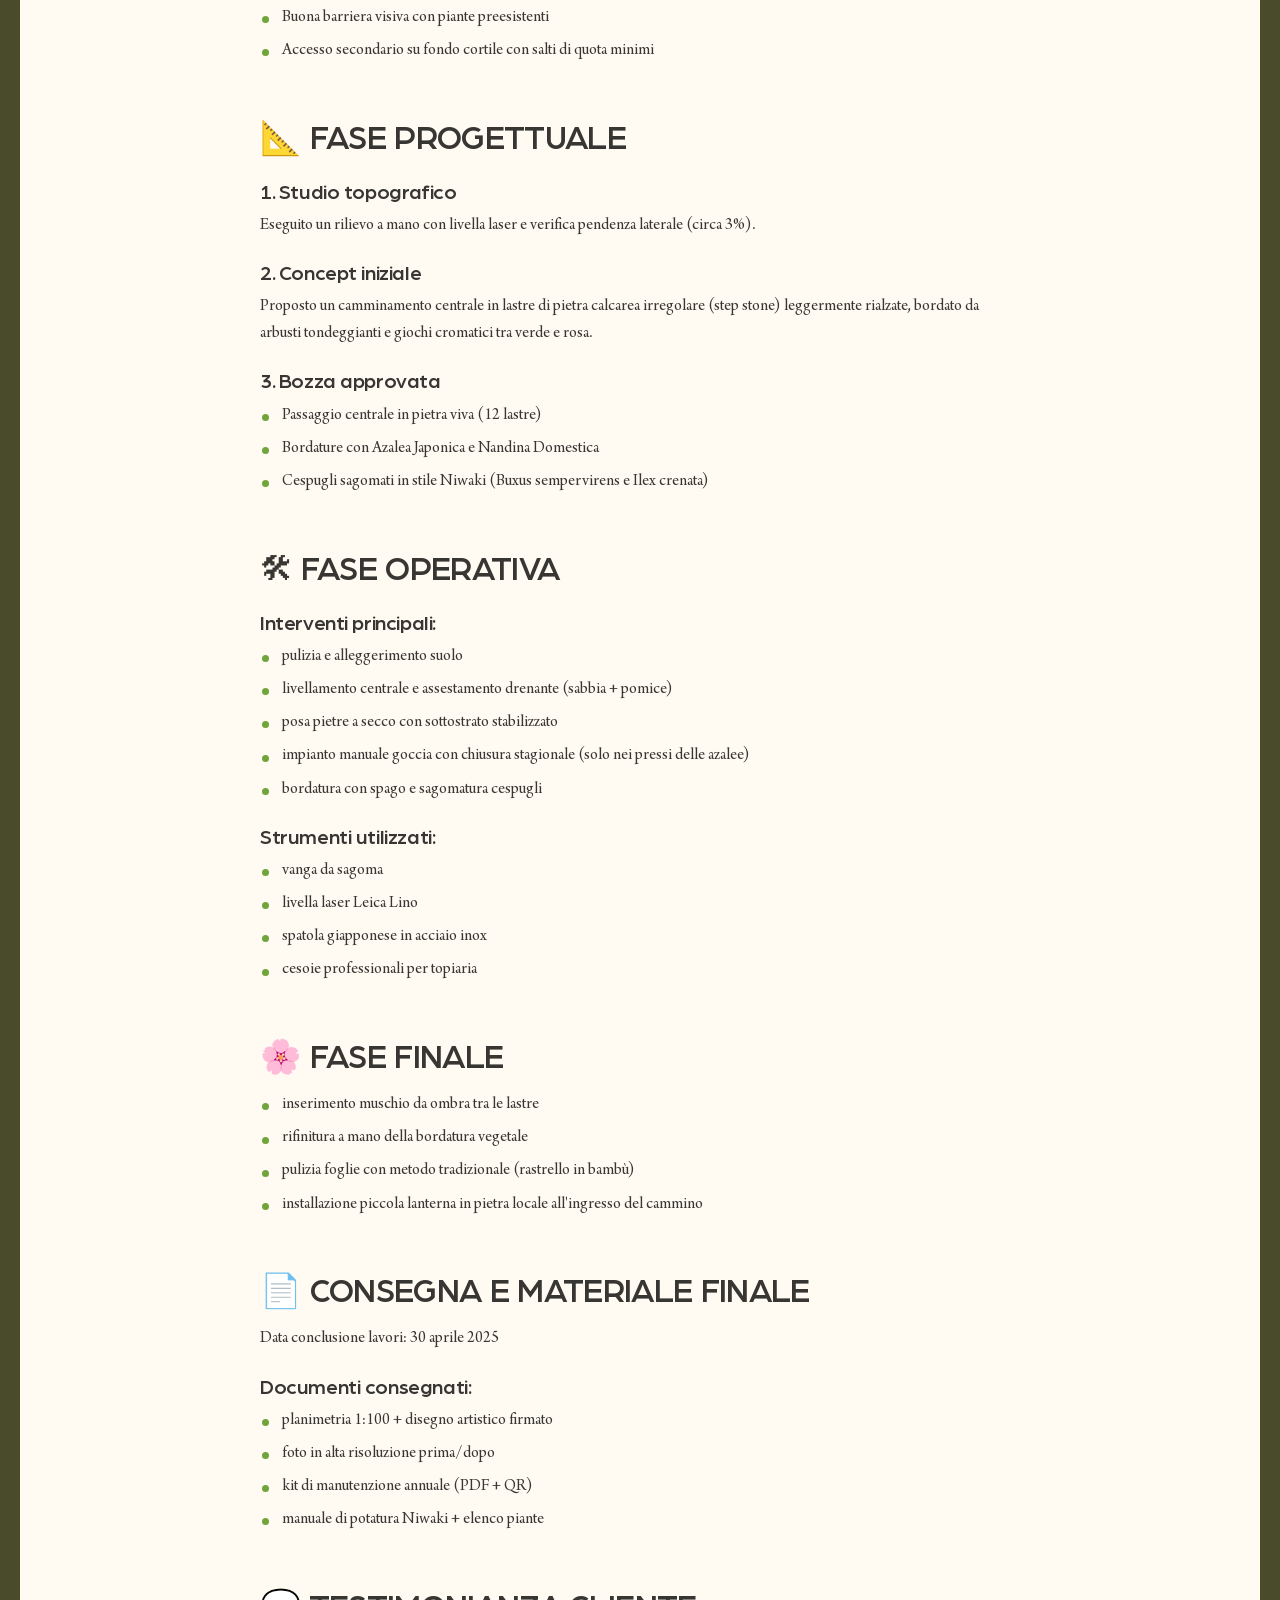
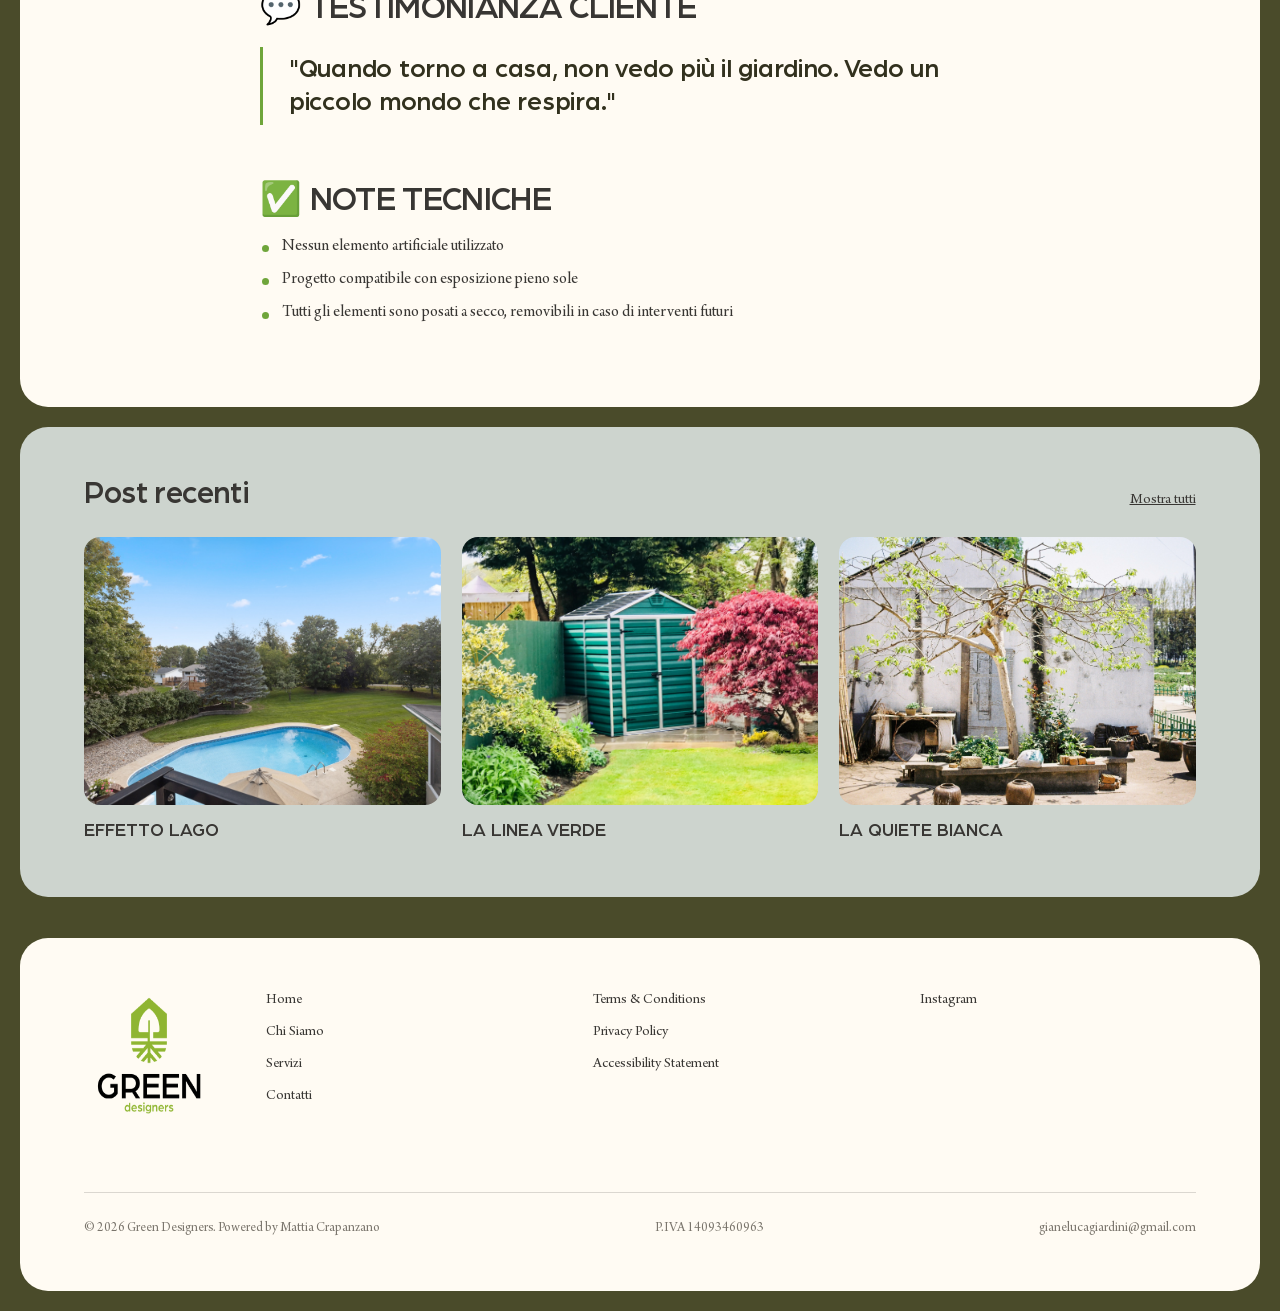
<file: progetti/giardino-kazuki.html>
<!doctype html>
<html lang="it">
<head>
<meta charset="utf-8">
<meta name="viewport" content="width=device-width, initial-scale=1">
<title>GIARDINO KAZUKI | Gian&amp;Luca Green Designers</title>
<meta name="description" content="GIARDINO KAZUKI – Giardino privato – Paderno Dugnano (MI). Progetto Green Designers.">
<meta name="theme-color" content="#32311e">
<meta property="og:title" content="GIARDINO KAZUKI | Gian&amp;Luca Green Designers">
<meta property="og:description" content="GIARDINO KAZUKI – Giardino privato – Paderno Dugnano (MI). Progetto Green Designers.">
<meta property="og:type" content="website">
<meta property="og:locale" content="it_IT">
<link rel="icon" type="image/png" href="../assets/img/logo-colori.png">
<link rel="preload" href="../assets/fonts/arboria-medium.woff2" as="font" type="font/woff2" crossorigin>
<link rel="preload" href="../assets/fonts/arno-pro-subhead.woff2" as="font" type="font/woff2" crossorigin>
<link rel="stylesheet" href="../assets/css/style.css">
</head>
<body class="inner post">
<a class="skip" href="#main">Passa al contenuto principale</a>
<div class="progress" data-progress aria-hidden="true"></div>

<header class="site-header" data-header>
  <a class="brand" href="../index.html" aria-label="Green Designers – Home"><img src="../assets/img/logo-bianco.png" alt="Green Designers" width="237" height="237"></a>
  <button class="burger" type="button" aria-label="Apri il menu" aria-expanded="false" aria-controls="menu" data-burger><span></span><span></span></button>
</header>
<nav class="menu" id="menu" aria-label="Menu principale" aria-hidden="true" data-menu>
  <ul>
    <li style="--i:0"><a href="../index.html">Home</a></li>
    <li style="--i:1"><a href="../chi-siamo.html">Chi Siamo</a></li>
    <li style="--i:2"><a href="../servizi.html">Servizi</a></li>
    <li style="--i:3"><a href="../contatti.html">Contatti</a></li>
  </ul>
  <div class="menu-foot">
    <a href="tel:+393490099264">Gian · 349 009 9264</a>
    <a href="tel:+393665047272">Luca · 366 504 7272</a>
    <a href="mailto:gianelucagiardini@gmail.com">gianelucagiardini@gmail.com</a>
  </div>
</nav>
<main id="main">

<article class="post-article">
  <a class="back" href="../index.html#progetti">← All Posts</a>
  <header class="post-head">
    <p class="eyebrow">Green Designers · 12 mag 2025 · Tempo di lettura: 2 min</p>
    <h1 class="display">GIARDINO KAZUKI</h1>
    <p class="updated">Aggiornamento: 24 set 2025</p>
  </header>
  <figure class="post-cover"><img src="../assets/img/progetto-giardino-kazuki.jpg" alt="Camminamento di pietre in un giardino di ispirazione giapponese" fetchpriority="high"></figure>
  <dl class="post-meta">
    <div><dt>Coordinate</dt><dd>45.424920 N, 9.272187 E</dd></div>
    <div><dt>Luogo</dt><dd>Giardino privato – Paderno Dugnano (MI)</dd></div>
    <div><dt>Data inizio lavori</dt><dd>22 aprile 2025</dd></div>
    <div><dt>Cliente</dt><dd>Sig. Alfredo Ricci</dd></div>
  </dl>
  <div class="post-body"><h2>🎯 OBIETTIVI DEL CLIENTE</h2><p>Il Sig. Ricci ha richiesto un intervento ispirato all’estetica giapponese tradizionale, ma senza irrigazione automatizzata o materiali artificiali. Voleva un giardino che trasmettesse equilibrio e silenzio, con elementi naturali, bassissima manutenzione e simmetrie percettive.</p><blockquote>"Camminare su una linea di pietre, circondato dal verde, come in un altro tempo."</blockquote><h2>👁 ANALISI DEL LUOGO</h2><ul><li>Giardino lineare, con esposizione sud</li><li>Terreno fertile ma soggetto a ristagni laterali</li><li>Buona barriera visiva con piante preesistenti</li><li>Accesso secondario su fondo cortile con salti di quota minimi</li></ul><h2>📐 FASE PROGETTUALE</h2><h3>1. Studio topografico</h3><p>Eseguito un rilievo a mano con livella laser e verifica pendenza laterale (circa 3%).</p><h3>2. Concept iniziale</h3><p>Proposto un camminamento centrale in lastre di pietra calcarea irregolare (step stone) leggermente rialzate, bordato da arbusti tondeggianti e giochi cromatici tra verde e rosa.</p><h3>3. Bozza approvata</h3><ul><li>Passaggio centrale in pietra viva (12 lastre)</li><li>Bordature con Azalea Japonica e Nandina Domestica</li><li>Cespugli sagomati in stile Niwaki (Buxus sempervirens e Ilex crenata)</li></ul><h2>🛠 FASE OPERATIVA</h2><h3>Interventi principali:</h3><ul><li>pulizia e alleggerimento suolo</li><li>livellamento centrale e assestamento drenante (sabbia + pomice)</li><li>posa pietre a secco con sottostrato stabilizzato</li><li>impianto manuale goccia con chiusura stagionale (solo nei pressi delle azalee)</li><li>bordatura con spago e sagomatura cespugli</li></ul><h3>Strumenti utilizzati:</h3><ul><li>vanga da sagoma</li><li>livella laser Leica Lino</li><li>spatola giapponese in acciaio inox</li><li>cesoie professionali per topiaria</li></ul><h2>🌸 FASE FINALE</h2><ul><li>inserimento muschio da ombra tra le lastre</li><li>rifinitura a mano della bordatura vegetale</li><li>pulizia foglie con metodo tradizionale (rastrello in bambù)</li><li>installazione piccola lanterna in pietra locale all'ingresso del cammino</li></ul><h2>📄 CONSEGNA E MATERIALE FINALE</h2><p>Data conclusione lavori: 30 aprile 2025</p><h3>Documenti consegnati:</h3><ul><li>planimetria 1:100 + disegno artistico firmato</li><li>foto in alta risoluzione prima/dopo</li><li>kit di manutenzione annuale (PDF + QR)</li><li>manuale di potatura Niwaki + elenco piante</li></ul><h2>💬 TESTIMONIANZA CLIENTE</h2><blockquote>"Quando torno a casa, non vedo più il giardino. Vedo un piccolo mondo che respira."</blockquote><h2>✅ NOTE TECNICHE</h2><ul><li>Nessun elemento artificiale utilizzato</li><li>Progetto compatibile con esposizione pieno sole</li><li>Tutti gli elementi sono posati a secco, removibili in caso di interventi futuri</li></ul></div>
</article>
<section class="recent">
  <div class="recent-head"><h2>Post recenti</h2><a href="../index.html#progetti">Mostra tutti</a></div>
  <ul class="recent-grid">
    <li><a class="recent-card" href="../progetti/effetto-lago.html"><img src="../assets/img/progetto-effetto-lago.jpg" alt="Piscina interrata immersa nel giardino di una villa" loading="lazy"><span>EFFETTO LAGO</span></a></li>
    <li><a class="recent-card" href="../progetti/la-linea-verde.html"><img src="../assets/img/progetto-linea-verde.jpg" alt="Giardino residenziale con casetta verde, acero rosso e aiuola" loading="lazy"><span>LA LINEA VERDE</span></a></li>
    <li><a class="recent-card" href="../progetti/la-quiete-bianca.html"><img src="../assets/img/progetto-quiete-bianca.jpg" alt="Corte rurale con muri bianchi, vasi e anfore" loading="lazy"><span>LA QUIETE BIANCA</span></a></li>
  </ul>
</section>

</main>

<footer class="footer">
  <div class="footer-card">
    <a class="footer-logo" href="../index.html" aria-label="Green Designers – Home"><img src="../assets/img/logo-colori.png" alt="Green Designers" width="152" height="152" loading="lazy"></a>
    <ul class="footer-col">
      <li><a href="../index.html">Home</a></li><li><a href="../chi-siamo.html">Chi Siamo</a></li><li><a href="../servizi.html">Servizi</a></li><li><a href="../contatti.html">Contatti</a></li>
    </ul>
    <ul class="footer-col">
      <li><a href="../terms-and-conditions.html">Terms &amp; Conditions</a></li>
      <li><a href="../privacy-policy.html">Privacy Policy</a></li>
      <li><a href="../accessibility-statement.html">Accessibility Statement</a></li>
    </ul>
    <ul class="footer-col">
      <li><a href="https://www.instagram.com/" target="_blank" rel="noopener">Instagram</a></li>
    </ul>
    <div class="footer-legal">
      <span>© 2026 Green Designers. Powered by <a href="https://www.crapanzano.work/luce/siti-web/" target="_blank" rel="noopener">Mattia Crapanzano</a></span>
      <span>P.IVA 14093460963</span>
      <a href="mailto:gianelucagiardini@gmail.com">gianelucagiardini@gmail.com</a>
    </div>
  </div>
</footer>
<a class="fab" href="../contatti.html" data-fab aria-label="Richiedi un sopralluogo gratuito"><span>Sopralluogo gratuito</span></a>
<script src="../assets/js/main.js" defer></script>
</body>
</html>
</file>
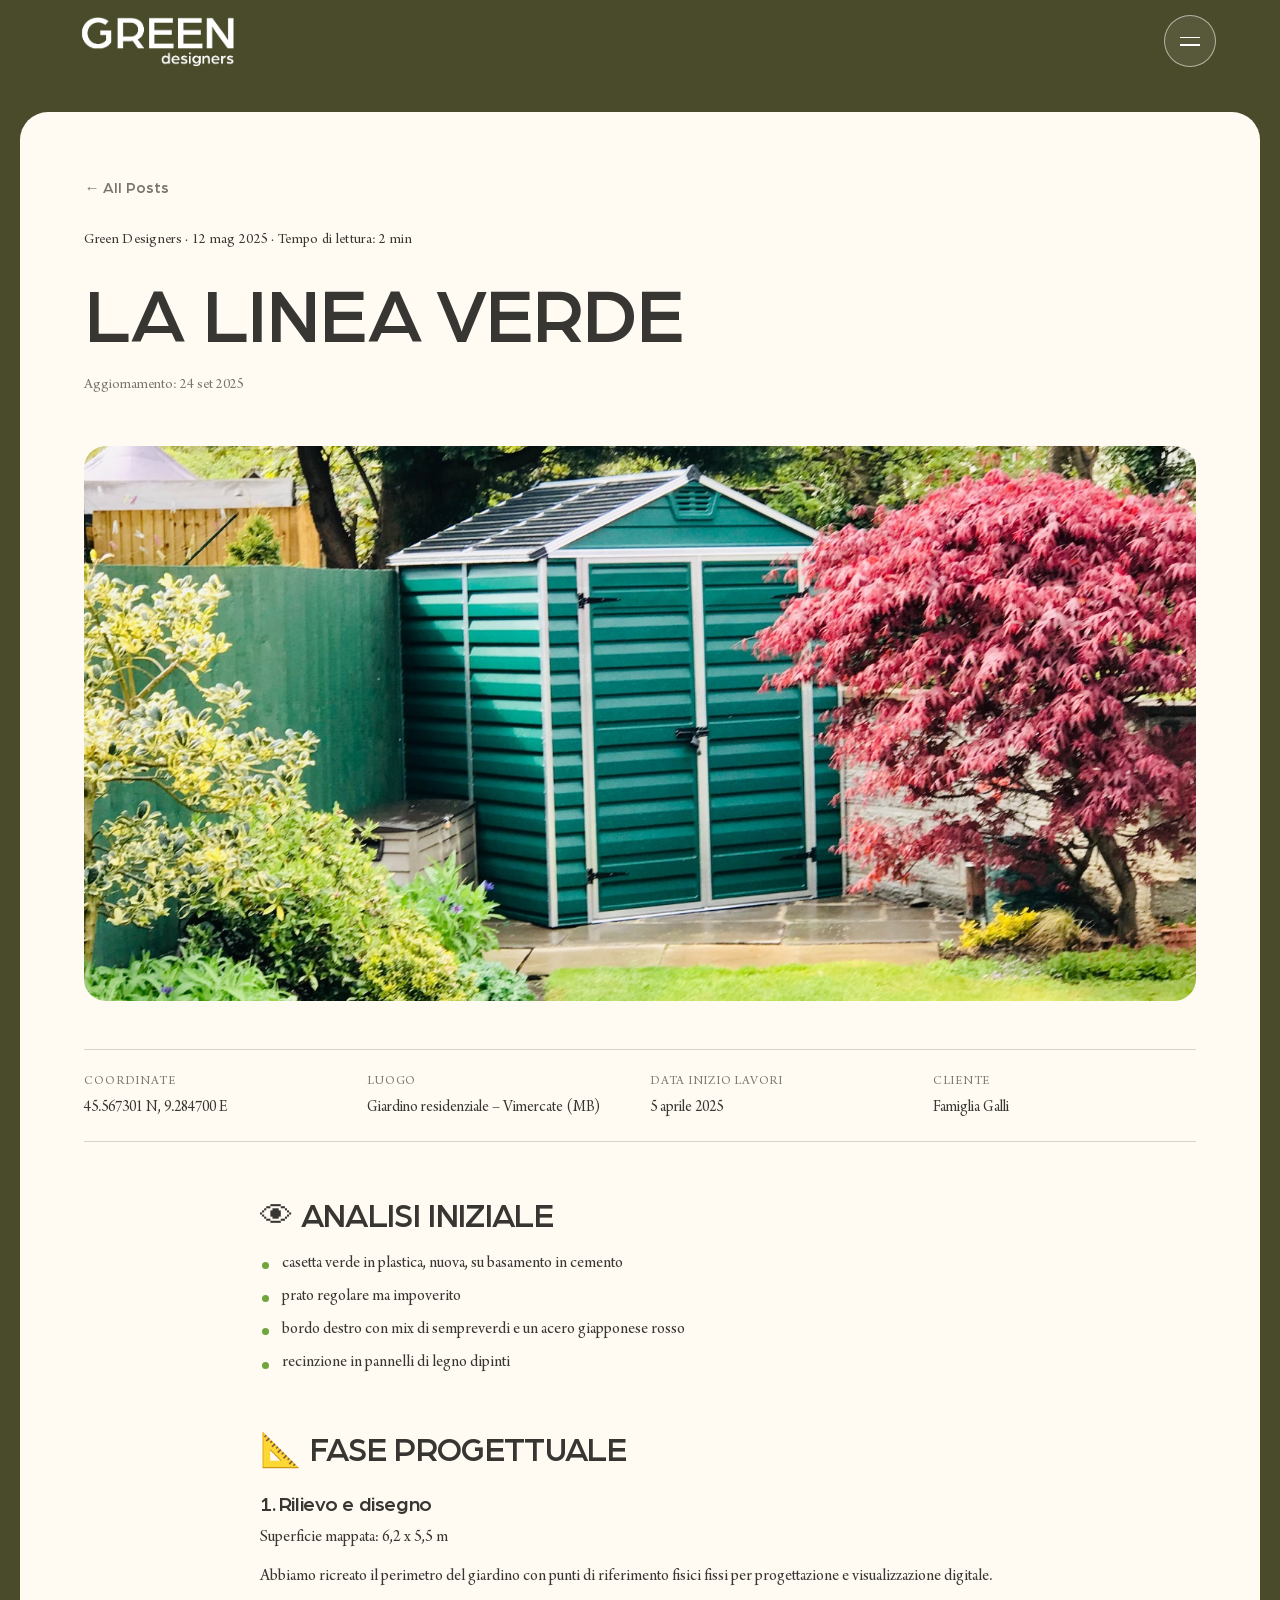
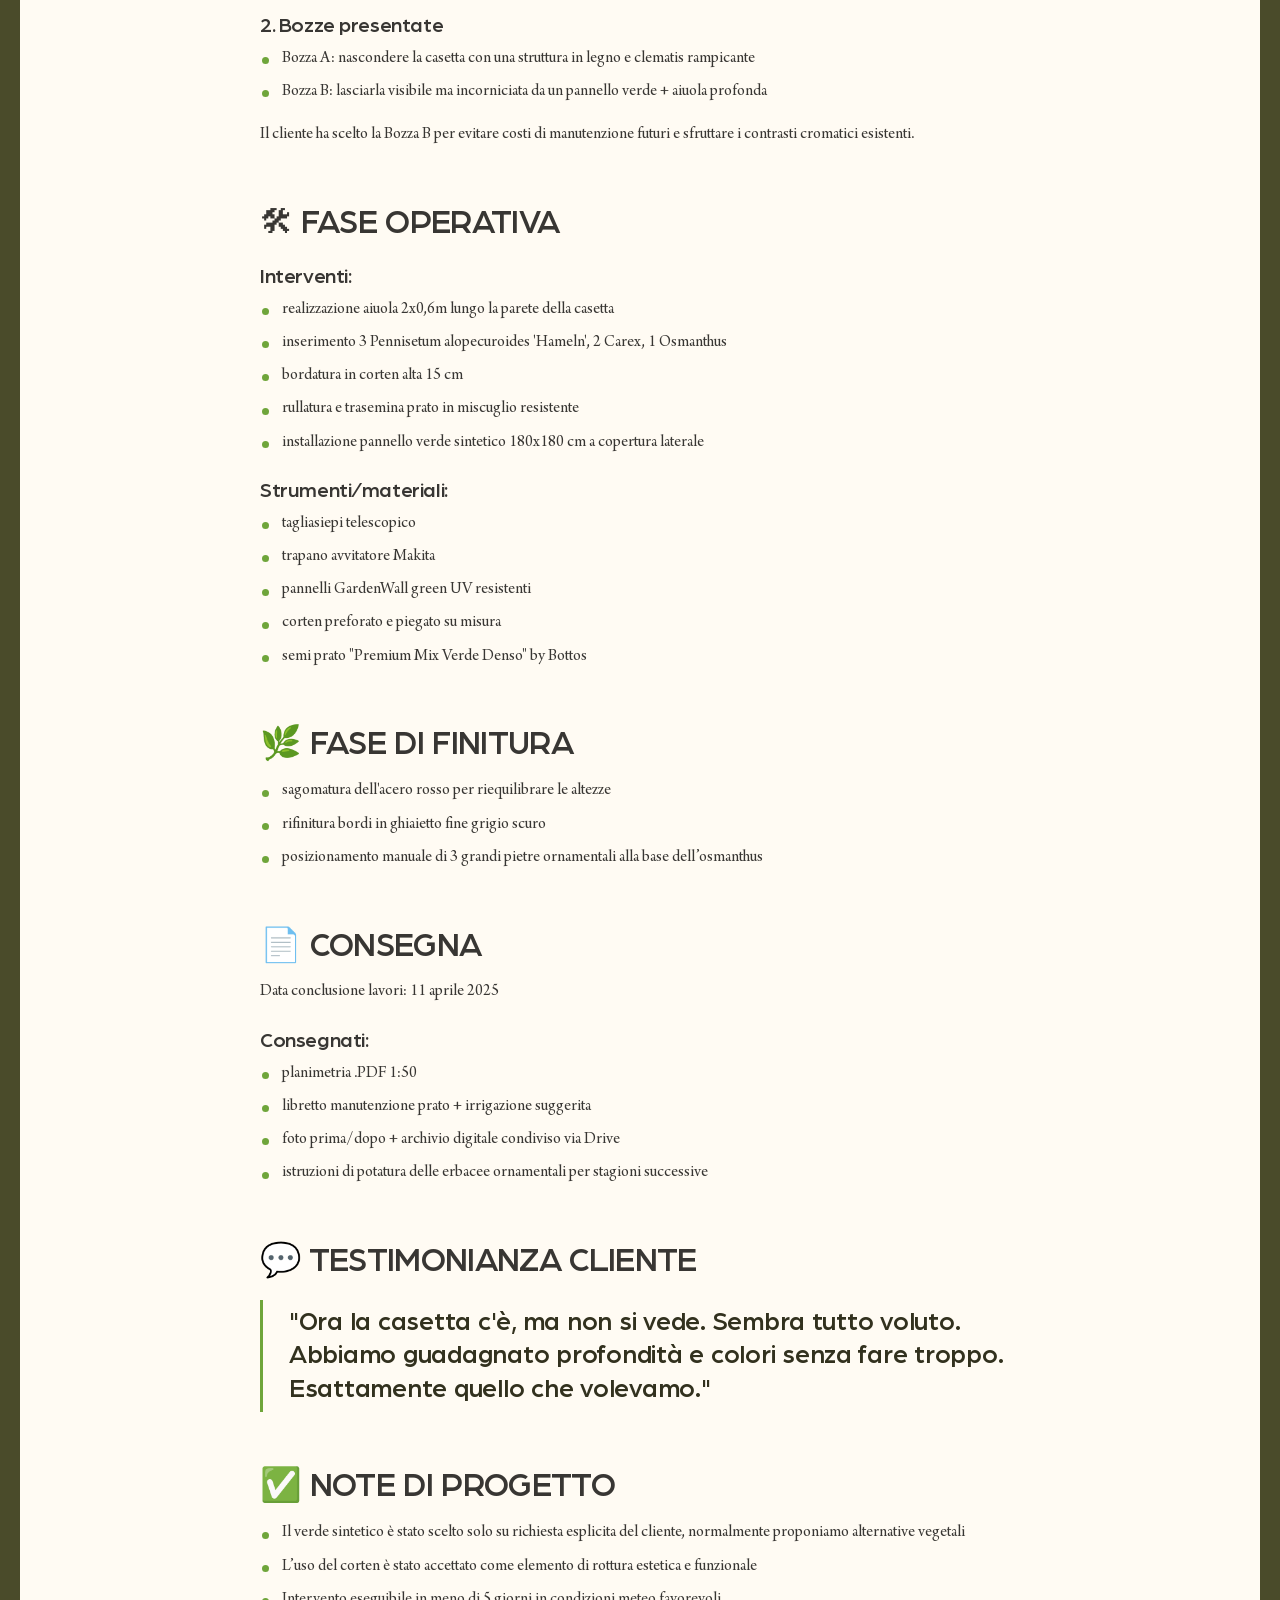
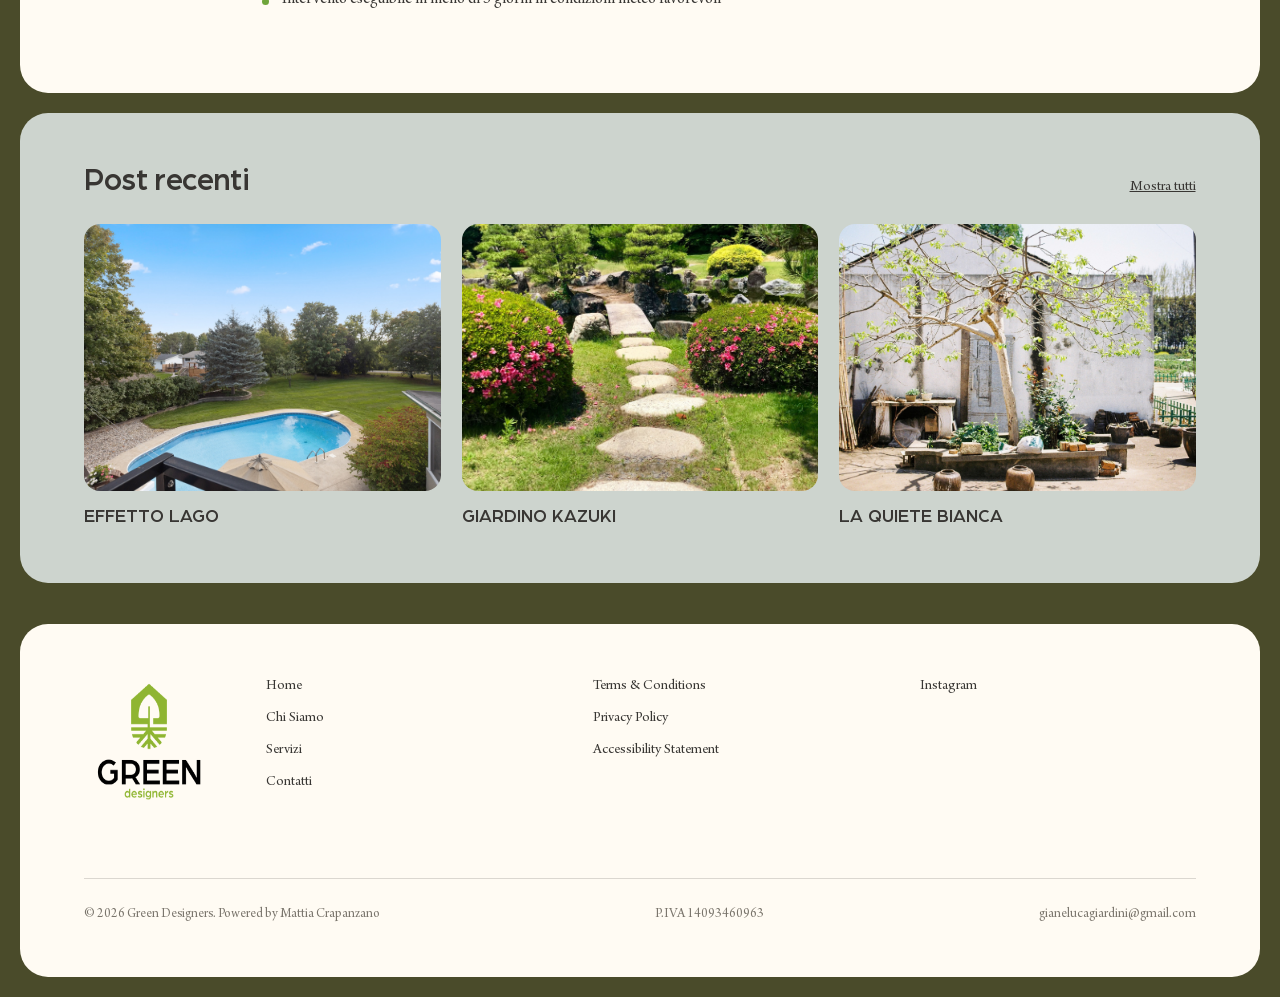
<file: progetti/la-linea-verde.html>
<!doctype html>
<html lang="it">
<head>
<meta charset="utf-8">
<meta name="viewport" content="width=device-width, initial-scale=1">
<title>LA LINEA VERDE | Gian&amp;Luca Green Designers</title>
<meta name="description" content="LA LINEA VERDE – Giardino residenziale – Vimercate (MB). Progetto Green Designers.">
<meta name="theme-color" content="#32311e">
<meta property="og:title" content="LA LINEA VERDE | Gian&amp;Luca Green Designers">
<meta property="og:description" content="LA LINEA VERDE – Giardino residenziale – Vimercate (MB). Progetto Green Designers.">
<meta property="og:type" content="website">
<meta property="og:locale" content="it_IT">
<link rel="icon" type="image/png" href="../assets/img/logo-colori.png">
<link rel="preload" href="../assets/fonts/arboria-medium.woff2" as="font" type="font/woff2" crossorigin>
<link rel="preload" href="../assets/fonts/arno-pro-subhead.woff2" as="font" type="font/woff2" crossorigin>
<link rel="stylesheet" href="../assets/css/style.css">
</head>
<body class="inner post">
<a class="skip" href="#main">Passa al contenuto principale</a>
<div class="progress" data-progress aria-hidden="true"></div>

<header class="site-header" data-header>
  <a class="brand" href="../index.html" aria-label="Green Designers – Home"><img src="../assets/img/logo-bianco.png" alt="Green Designers" width="237" height="237"></a>
  <button class="burger" type="button" aria-label="Apri il menu" aria-expanded="false" aria-controls="menu" data-burger><span></span><span></span></button>
</header>
<nav class="menu" id="menu" aria-label="Menu principale" aria-hidden="true" data-menu>
  <ul>
    <li style="--i:0"><a href="../index.html">Home</a></li>
    <li style="--i:1"><a href="../chi-siamo.html">Chi Siamo</a></li>
    <li style="--i:2"><a href="../servizi.html">Servizi</a></li>
    <li style="--i:3"><a href="../contatti.html">Contatti</a></li>
  </ul>
  <div class="menu-foot">
    <a href="tel:+393490099264">Gian · 349 009 9264</a>
    <a href="tel:+393665047272">Luca · 366 504 7272</a>
    <a href="mailto:gianelucagiardini@gmail.com">gianelucagiardini@gmail.com</a>
  </div>
</nav>
<main id="main">

<article class="post-article">
  <a class="back" href="../index.html#progetti">← All Posts</a>
  <header class="post-head">
    <p class="eyebrow">Green Designers · 12 mag 2025 · Tempo di lettura: 2 min</p>
    <h1 class="display">LA LINEA VERDE</h1>
    <p class="updated">Aggiornamento: 24 set 2025</p>
  </header>
  <figure class="post-cover"><img src="../assets/img/progetto-linea-verde.jpg" alt="Giardino residenziale con casetta verde, acero rosso e aiuola" fetchpriority="high"></figure>
  <dl class="post-meta">
    <div><dt>Coordinate</dt><dd>45.567301 N, 9.284700 E</dd></div>
    <div><dt>Luogo</dt><dd>Giardino residenziale – Vimercate (MB)</dd></div>
    <div><dt>Data inizio lavori</dt><dd>5 aprile 2025</dd></div>
    <div><dt>Cliente</dt><dd>Famiglia Galli</dd></div>
  </dl>
  <div class="post-body"><h2>👁 ANALISI INIZIALE</h2><ul><li>casetta verde in plastica, nuova, su basamento in cemento</li><li>prato regolare ma impoverito</li><li>bordo destro con mix di sempreverdi e un acero giapponese rosso</li><li>recinzione in pannelli di legno dipinti</li></ul><h2>📐 FASE PROGETTUALE</h2><h3>1. Rilievo e disegno</h3><p>Superficie mappata: 6,2 x 5,5 m</p><p>Abbiamo ricreato il perimetro del giardino con punti di riferimento fisici fissi per progettazione e visualizzazione digitale.</p><h3>2. Bozze presentate</h3><ul><li>Bozza A: nascondere la casetta con una struttura in legno e clematis rampicante</li><li>Bozza B: lasciarla visibile ma incorniciata da un pannello verde + aiuola profonda</li></ul><p>Il cliente ha scelto la Bozza B per evitare costi di manutenzione futuri e sfruttare i contrasti cromatici esistenti.</p><h2>🛠 FASE OPERATIVA</h2><h3>Interventi:</h3><ul><li>realizzazione aiuola 2x0,6m lungo la parete della casetta</li><li>inserimento 3 Pennisetum alopecuroides 'Hameln', 2 Carex, 1 Osmanthus</li><li>bordatura in corten alta 15 cm</li><li>rullatura e trasemina prato in miscuglio resistente</li><li>installazione pannello verde sintetico 180x180 cm a copertura laterale</li></ul><h3>Strumenti/materiali:</h3><ul><li>tagliasiepi telescopico</li><li>trapano avvitatore Makita</li><li>pannelli GardenWall green UV resistenti</li><li>corten preforato e piegato su misura</li><li>semi prato "Premium Mix Verde Denso" by Bottos</li></ul><h2>🌿 FASE DI FINITURA</h2><ul><li>sagomatura dell'acero rosso per riequilibrare le altezze</li><li>rifinitura bordi in ghiaietto fine grigio scuro</li><li>posizionamento manuale di 3 grandi pietre ornamentali alla base dell’osmanthus</li></ul><h2>📄 CONSEGNA</h2><p>Data conclusione lavori: 11 aprile 2025</p><h3>Consegnati:</h3><ul><li>planimetria .PDF 1:50</li><li>libretto manutenzione prato + irrigazione suggerita</li><li>foto prima/dopo + archivio digitale condiviso via Drive</li><li>istruzioni di potatura delle erbacee ornamentali per stagioni successive</li></ul><h2>💬 TESTIMONIANZA CLIENTE</h2><blockquote>"Ora la casetta c'è, ma non si vede. Sembra tutto voluto. Abbiamo guadagnato profondità e colori senza fare troppo. Esattamente quello che volevamo."</blockquote><h2>✅ NOTE DI PROGETTO</h2><ul><li>Il verde sintetico è stato scelto solo su richiesta esplicita del cliente, normalmente proponiamo alternative vegetali</li><li>L’uso del corten è stato accettato come elemento di rottura estetica e funzionale</li><li>Intervento eseguibile in meno di 5 giorni in condizioni meteo favorevoli</li></ul></div>
</article>
<section class="recent">
  <div class="recent-head"><h2>Post recenti</h2><a href="../index.html#progetti">Mostra tutti</a></div>
  <ul class="recent-grid">
    <li><a class="recent-card" href="../progetti/effetto-lago.html"><img src="../assets/img/progetto-effetto-lago.jpg" alt="Piscina interrata immersa nel giardino di una villa" loading="lazy"><span>EFFETTO LAGO</span></a></li>
    <li><a class="recent-card" href="../progetti/giardino-kazuki.html"><img src="../assets/img/progetto-giardino-kazuki.jpg" alt="Camminamento di pietre in un giardino di ispirazione giapponese" loading="lazy"><span>GIARDINO KAZUKI</span></a></li>
    <li><a class="recent-card" href="../progetti/la-quiete-bianca.html"><img src="../assets/img/progetto-quiete-bianca.jpg" alt="Corte rurale con muri bianchi, vasi e anfore" loading="lazy"><span>LA QUIETE BIANCA</span></a></li>
  </ul>
</section>

</main>

<footer class="footer">
  <div class="footer-card">
    <a class="footer-logo" href="../index.html" aria-label="Green Designers – Home"><img src="../assets/img/logo-colori.png" alt="Green Designers" width="152" height="152" loading="lazy"></a>
    <ul class="footer-col">
      <li><a href="../index.html">Home</a></li><li><a href="../chi-siamo.html">Chi Siamo</a></li><li><a href="../servizi.html">Servizi</a></li><li><a href="../contatti.html">Contatti</a></li>
    </ul>
    <ul class="footer-col">
      <li><a href="../terms-and-conditions.html">Terms &amp; Conditions</a></li>
      <li><a href="../privacy-policy.html">Privacy Policy</a></li>
      <li><a href="../accessibility-statement.html">Accessibility Statement</a></li>
    </ul>
    <ul class="footer-col">
      <li><a href="https://www.instagram.com/" target="_blank" rel="noopener">Instagram</a></li>
    </ul>
    <div class="footer-legal">
      <span>© 2026 Green Designers. Powered by <a href="https://www.crapanzano.work/luce/siti-web/" target="_blank" rel="noopener">Mattia Crapanzano</a></span>
      <span>P.IVA 14093460963</span>
      <a href="mailto:gianelucagiardini@gmail.com">gianelucagiardini@gmail.com</a>
    </div>
  </div>
</footer>
<a class="fab" href="../contatti.html" data-fab aria-label="Richiedi un sopralluogo gratuito"><span>Sopralluogo gratuito</span></a>
<script src="../assets/js/main.js" defer></script>
</body>
</html>
</file>
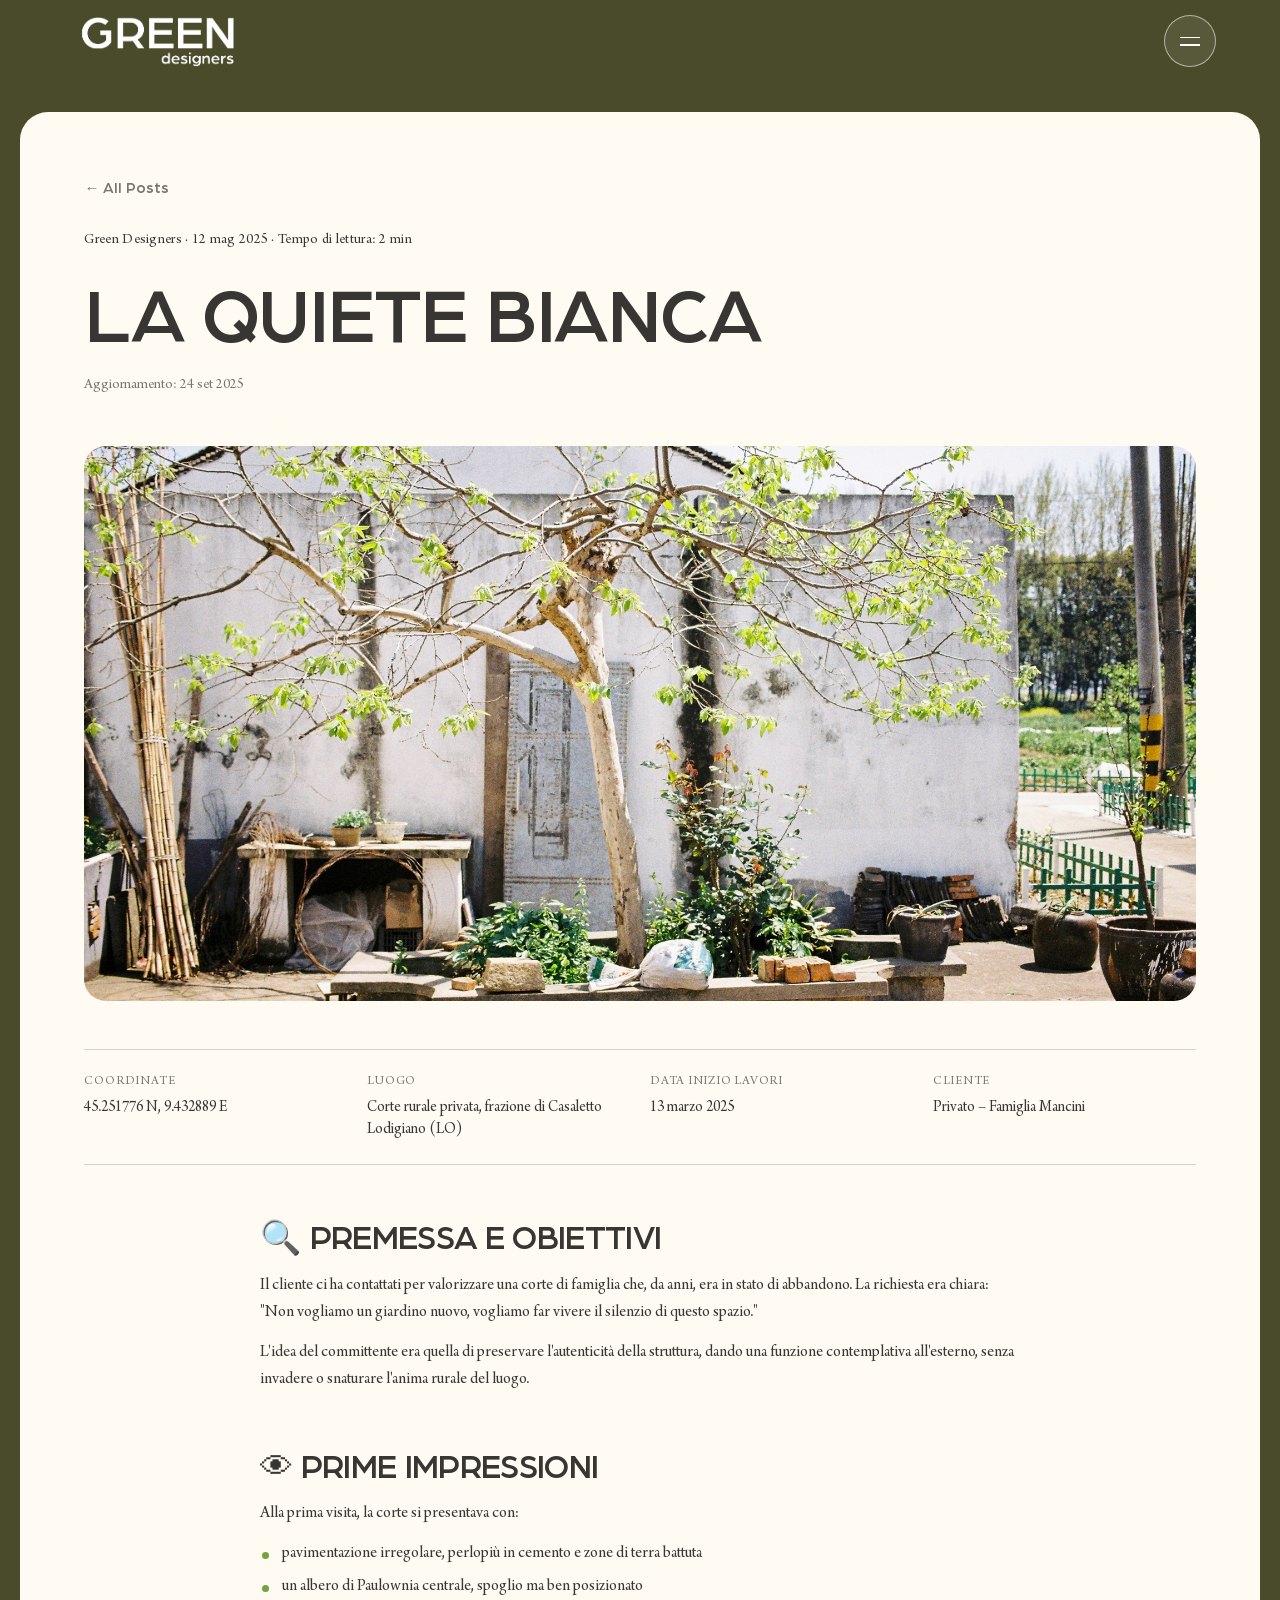
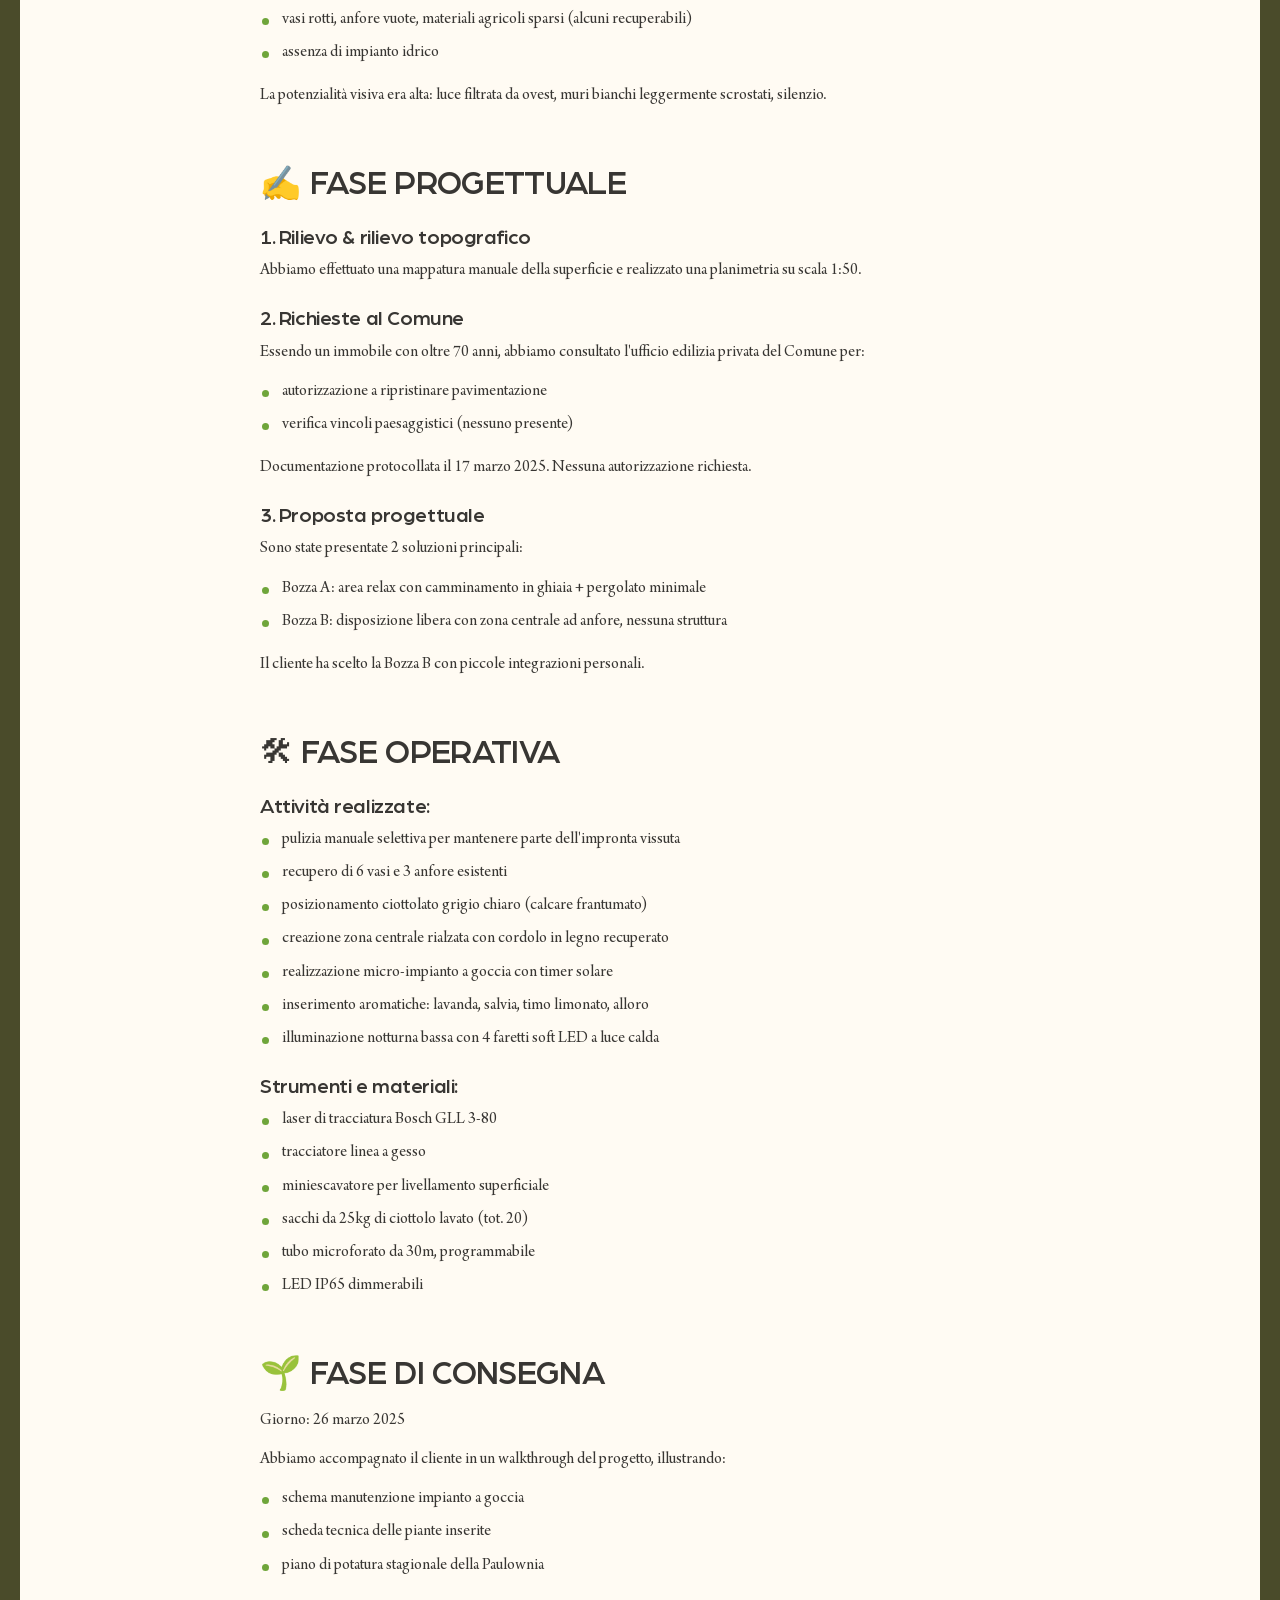
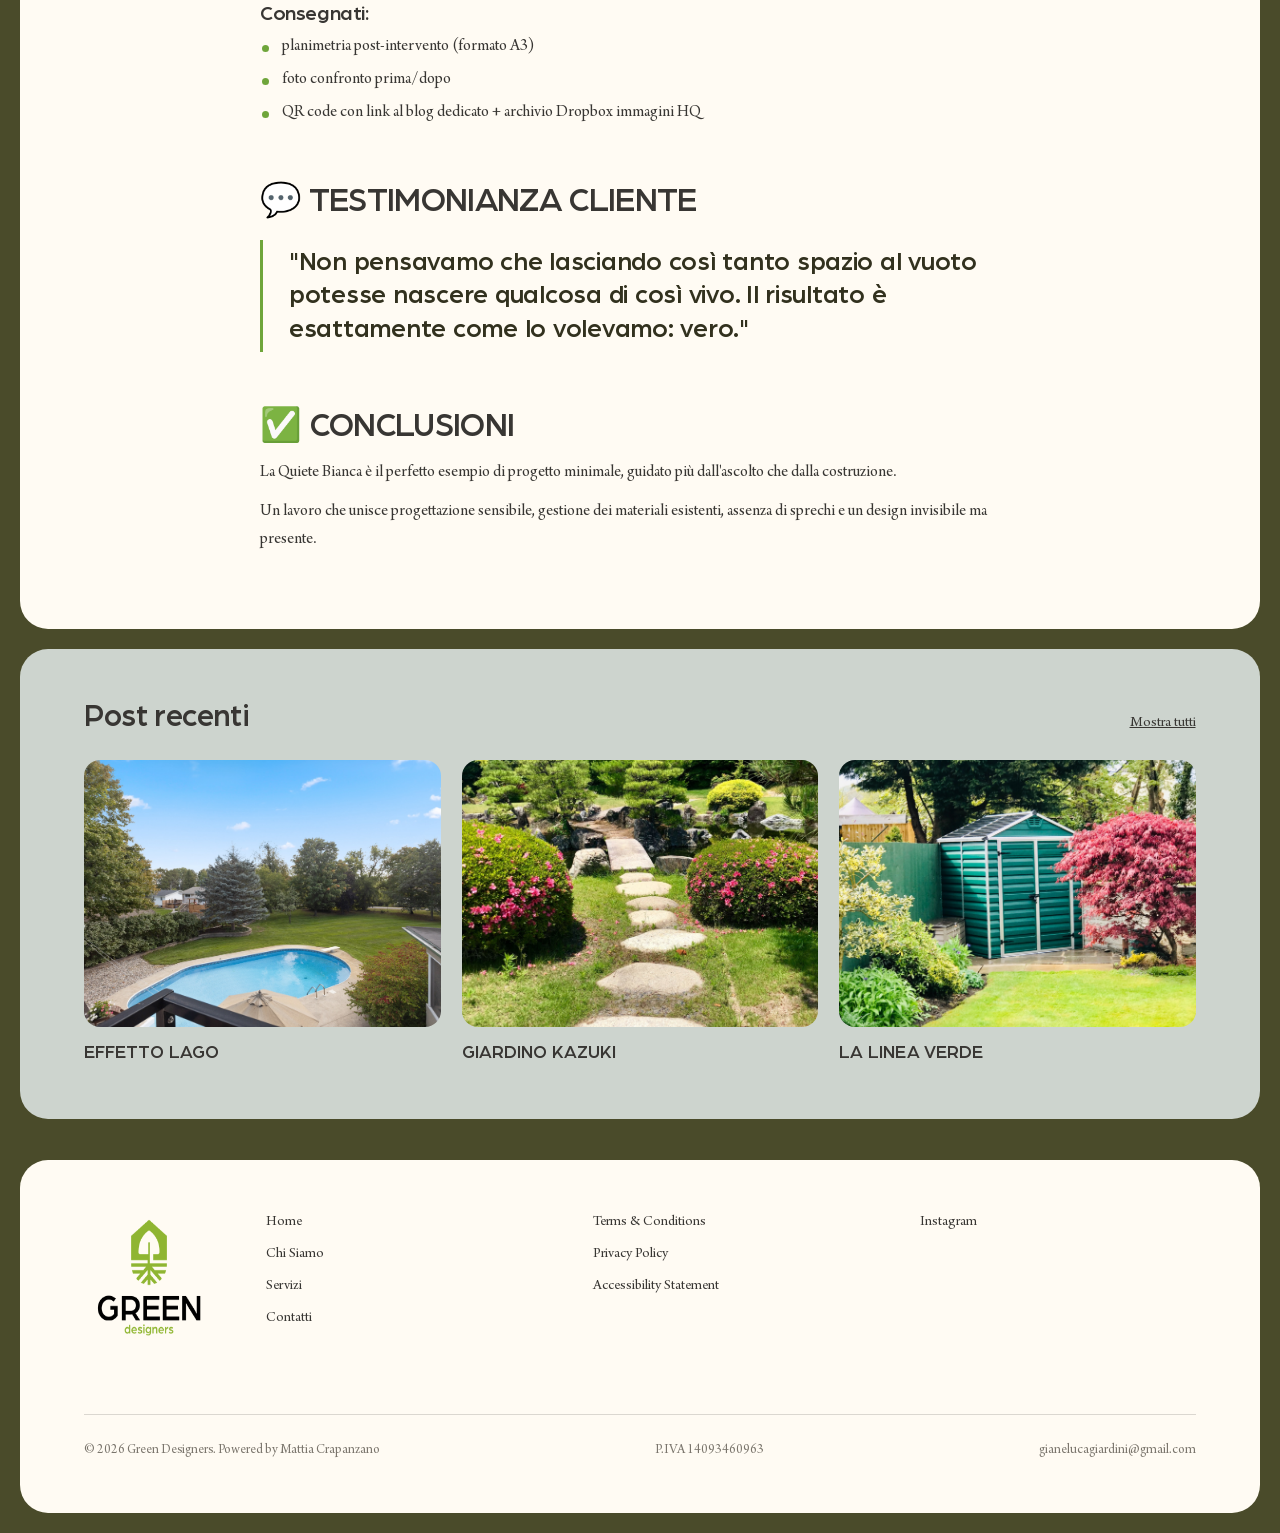
<file: progetti/la-quiete-bianca.html>
<!doctype html>
<html lang="it">
<head>
<meta charset="utf-8">
<meta name="viewport" content="width=device-width, initial-scale=1">
<title>LA QUIETE BIANCA | Gian&amp;Luca Green Designers</title>
<meta name="description" content="LA QUIETE BIANCA – Corte rurale privata, frazione di Casaletto Lodigiano (LO). Progetto Green Designers.">
<meta name="theme-color" content="#32311e">
<meta property="og:title" content="LA QUIETE BIANCA | Gian&amp;Luca Green Designers">
<meta property="og:description" content="LA QUIETE BIANCA – Corte rurale privata, frazione di Casaletto Lodigiano (LO). Progetto Green Designers.">
<meta property="og:type" content="website">
<meta property="og:locale" content="it_IT">
<link rel="icon" type="image/png" href="../assets/img/logo-colori.png">
<link rel="preload" href="../assets/fonts/arboria-medium.woff2" as="font" type="font/woff2" crossorigin>
<link rel="preload" href="../assets/fonts/arno-pro-subhead.woff2" as="font" type="font/woff2" crossorigin>
<link rel="stylesheet" href="../assets/css/style.css">
</head>
<body class="inner post">
<a class="skip" href="#main">Passa al contenuto principale</a>
<div class="progress" data-progress aria-hidden="true"></div>

<header class="site-header" data-header>
  <a class="brand" href="../index.html" aria-label="Green Designers – Home"><img src="../assets/img/logo-bianco.png" alt="Green Designers" width="237" height="237"></a>
  <button class="burger" type="button" aria-label="Apri il menu" aria-expanded="false" aria-controls="menu" data-burger><span></span><span></span></button>
</header>
<nav class="menu" id="menu" aria-label="Menu principale" aria-hidden="true" data-menu>
  <ul>
    <li style="--i:0"><a href="../index.html">Home</a></li>
    <li style="--i:1"><a href="../chi-siamo.html">Chi Siamo</a></li>
    <li style="--i:2"><a href="../servizi.html">Servizi</a></li>
    <li style="--i:3"><a href="../contatti.html">Contatti</a></li>
  </ul>
  <div class="menu-foot">
    <a href="tel:+393490099264">Gian · 349 009 9264</a>
    <a href="tel:+393665047272">Luca · 366 504 7272</a>
    <a href="mailto:gianelucagiardini@gmail.com">gianelucagiardini@gmail.com</a>
  </div>
</nav>
<main id="main">

<article class="post-article">
  <a class="back" href="../index.html#progetti">← All Posts</a>
  <header class="post-head">
    <p class="eyebrow">Green Designers · 12 mag 2025 · Tempo di lettura: 2 min</p>
    <h1 class="display">LA QUIETE BIANCA</h1>
    <p class="updated">Aggiornamento: 24 set 2025</p>
  </header>
  <figure class="post-cover"><img src="../assets/img/progetto-quiete-bianca.jpg" alt="Corte rurale con muri bianchi, vasi e anfore" fetchpriority="high"></figure>
  <dl class="post-meta">
    <div><dt>Coordinate</dt><dd>45.251776 N, 9.432889 E</dd></div>
    <div><dt>Luogo</dt><dd>Corte rurale privata, frazione di Casaletto Lodigiano (LO)</dd></div>
    <div><dt>Data inizio lavori</dt><dd>13 marzo 2025</dd></div>
    <div><dt>Cliente</dt><dd>Privato – Famiglia Mancini</dd></div>
  </dl>
  <div class="post-body"><h2>🔍 PREMESSA E OBIETTIVI</h2><p>Il cliente ci ha contattati per valorizzare una corte di famiglia che, da anni, era in stato di abbandono. La richiesta era chiara: "Non vogliamo un giardino nuovo, vogliamo far vivere il silenzio di questo spazio."</p><p>L'idea del committente era quella di preservare l'autenticità della struttura, dando una funzione contemplativa all'esterno, senza invadere o snaturare l'anima rurale del luogo.</p><h2>👁 PRIME IMPRESSIONI</h2><p>Alla prima visita, la corte si presentava con:</p><ul><li>pavimentazione irregolare, perlopiù in cemento e zone di terra battuta</li><li>un albero di Paulownia centrale, spoglio ma ben posizionato</li><li>vasi rotti, anfore vuote, materiali agricoli sparsi (alcuni recuperabili)</li><li>assenza di impianto idrico</li></ul><p>La potenzialità visiva era alta: luce filtrata da ovest, muri bianchi leggermente scrostati, silenzio.</p><h2>✍️ FASE PROGETTUALE</h2><h3>1. Rilievo &amp; rilievo topografico</h3><p>Abbiamo effettuato una mappatura manuale della superficie e realizzato una planimetria su scala 1:50.</p><h3>2. Richieste al Comune</h3><p>Essendo un immobile con oltre 70 anni, abbiamo consultato l'ufficio edilizia privata del Comune per:</p><ul><li>autorizzazione a ripristinare pavimentazione</li><li>verifica vincoli paesaggistici (nessuno presente)</li></ul><p>Documentazione protocollata il 17 marzo 2025. Nessuna autorizzazione richiesta.</p><h3>3. Proposta progettuale</h3><p>Sono state presentate 2 soluzioni principali:</p><ul><li>Bozza A: area relax con camminamento in ghiaia + pergolato minimale</li><li>Bozza B: disposizione libera con zona centrale ad anfore, nessuna struttura</li></ul><p>Il cliente ha scelto la Bozza B con piccole integrazioni personali.</p><h2>🛠 FASE OPERATIVA</h2><h3>Attività realizzate:</h3><ul><li>pulizia manuale selettiva per mantenere parte dell'impronta vissuta</li><li>recupero di 6 vasi e 3 anfore esistenti</li><li>posizionamento ciottolato grigio chiaro (calcare frantumato)</li><li>creazione zona centrale rialzata con cordolo in legno recuperato</li><li>realizzazione micro-impianto a goccia con timer solare</li><li>inserimento aromatiche: lavanda, salvia, timo limonato, alloro</li><li>illuminazione notturna bassa con 4 faretti soft LED a luce calda</li></ul><h3>Strumenti e materiali:</h3><ul><li>laser di tracciatura Bosch GLL 3-80</li><li>tracciatore linea a gesso</li><li>miniescavatore per livellamento superficiale</li><li>sacchi da 25kg di ciottolo lavato (tot. 20)</li><li>tubo microforato da 30m, programmabile</li><li>LED IP65 dimmerabili</li></ul><h2>🌱 FASE DI CONSEGNA</h2><p>Giorno: 26 marzo 2025</p><p>Abbiamo accompagnato il cliente in un walkthrough del progetto, illustrando:</p><ul><li>schema manutenzione impianto a goccia</li><li>scheda tecnica delle piante inserite</li><li>piano di potatura stagionale della Paulownia</li></ul><h3>Consegnati:</h3><ul><li>planimetria post-intervento (formato A3)</li><li>foto confronto prima/dopo</li><li>QR code con link al blog dedicato + archivio Dropbox immagini HQ</li></ul><h2>💬 TESTIMONIANZA CLIENTE</h2><blockquote>"Non pensavamo che lasciando così tanto spazio al vuoto potesse nascere qualcosa di così vivo. Il risultato è esattamente come lo volevamo: vero."</blockquote><h2>✅ CONCLUSIONI</h2><p>La Quiete Bianca è il perfetto esempio di progetto minimale, guidato più dall'ascolto che dalla costruzione.</p><p>Un lavoro che unisce progettazione sensibile, gestione dei materiali esistenti, assenza di sprechi e un design invisibile ma presente.</p></div>
</article>
<section class="recent">
  <div class="recent-head"><h2>Post recenti</h2><a href="../index.html#progetti">Mostra tutti</a></div>
  <ul class="recent-grid">
    <li><a class="recent-card" href="../progetti/effetto-lago.html"><img src="../assets/img/progetto-effetto-lago.jpg" alt="Piscina interrata immersa nel giardino di una villa" loading="lazy"><span>EFFETTO LAGO</span></a></li>
    <li><a class="recent-card" href="../progetti/giardino-kazuki.html"><img src="../assets/img/progetto-giardino-kazuki.jpg" alt="Camminamento di pietre in un giardino di ispirazione giapponese" loading="lazy"><span>GIARDINO KAZUKI</span></a></li>
    <li><a class="recent-card" href="../progetti/la-linea-verde.html"><img src="../assets/img/progetto-linea-verde.jpg" alt="Giardino residenziale con casetta verde, acero rosso e aiuola" loading="lazy"><span>LA LINEA VERDE</span></a></li>
  </ul>
</section>

</main>

<footer class="footer">
  <div class="footer-card">
    <a class="footer-logo" href="../index.html" aria-label="Green Designers – Home"><img src="../assets/img/logo-colori.png" alt="Green Designers" width="152" height="152" loading="lazy"></a>
    <ul class="footer-col">
      <li><a href="../index.html">Home</a></li><li><a href="../chi-siamo.html">Chi Siamo</a></li><li><a href="../servizi.html">Servizi</a></li><li><a href="../contatti.html">Contatti</a></li>
    </ul>
    <ul class="footer-col">
      <li><a href="../terms-and-conditions.html">Terms &amp; Conditions</a></li>
      <li><a href="../privacy-policy.html">Privacy Policy</a></li>
      <li><a href="../accessibility-statement.html">Accessibility Statement</a></li>
    </ul>
    <ul class="footer-col">
      <li><a href="https://www.instagram.com/" target="_blank" rel="noopener">Instagram</a></li>
    </ul>
    <div class="footer-legal">
      <span>© 2026 Green Designers. Powered by <a href="https://www.crapanzano.work/luce/siti-web/" target="_blank" rel="noopener">Mattia Crapanzano</a></span>
      <span>P.IVA 14093460963</span>
      <a href="mailto:gianelucagiardini@gmail.com">gianelucagiardini@gmail.com</a>
    </div>
  </div>
</footer>
<a class="fab" href="../contatti.html" data-fab aria-label="Richiedi un sopralluogo gratuito"><span>Sopralluogo gratuito</span></a>
<script src="../assets/js/main.js" defer></script>
</body>
</html>
</file>
<file: assets/css/style.css>
@font-face{font-family:"Arboria";src:url("../fonts/arboria-medium.woff2") format("woff2");font-weight:500;font-display:swap}
@font-face{font-family:"Arno Pro";src:url("../fonts/arno-pro-subhead.woff2") format("woff2");font-weight:400;font-display:swap}

:root{
  --olive:#32311e; --olive-2:#4a4b2a; --cream:#fffbf3; --sand:#f0e8db;
  --sage:#cdd4ce; --sage-l:#e2e5d8; --ink:#383633; --muted:#7a756c; --leaf:#6fa53a;
  --head:"Arboria","Helvetica Neue",Helvetica,Arial,sans-serif;
  --body:"Arno Pro","Iowan Old Style",Georgia,"Times New Roman",serif;
  --r:28px; --gap:clamp(12px,1.6vw,22px); --pad:clamp(22px,5vw,72px);
  --ease:cubic-bezier(.2,.7,.2,1);
}
*,*::before,*::after{box-sizing:border-box}
html{scroll-behavior:smooth;-webkit-text-size-adjust:100%}
body{margin:0;background:var(--olive-2);color:var(--ink);font-family:var(--body);font-size:clamp(17px,1.25vw,20px);line-height:1.6;overflow-x:hidden}
body.menu-open{overflow:hidden}
img,video{display:block;max-width:100%}
a{color:inherit}
h1,h2,h3,p,ul,ol,figure,blockquote,address{margin:0}
ul,ol{padding:0;list-style:none}
address{font-style:normal}
:focus-visible{outline:2px solid var(--leaf);outline-offset:3px;border-radius:4px}
.skip{position:fixed;left:12px;top:-60px;z-index:200;background:var(--cream);padding:10px 16px;border-radius:99px;font-family:var(--head);font-size:14px;transition:top .2s}
.skip:focus{top:12px}

/* tipografia */
.display,h1,h2,h3{font-family:var(--head);font-weight:500;letter-spacing:-.02em;line-height:1.08}
.display{font-size:clamp(34px,4.6vw,68px)}
.eyebrow{font-family:var(--body);font-size:clamp(15px,1.1vw,18px);letter-spacing:.02em;margin-bottom:clamp(14px,2vw,26px)}
.prose p+p{margin-top:1.1em}
.prose{max-width:34em}
.num{font-family:var(--body);font-size:15px;opacity:.75;letter-spacing:.06em}

/* bottoni */
.btn{display:inline-flex;align-items:center;gap:.6em;font-family:var(--head);font-size:15px;padding:.95em 1.7em;border-radius:99px;text-decoration:none;border:1px solid currentColor;cursor:pointer;background:none;transition:background .35s var(--ease),color .35s var(--ease),transform .35s var(--ease),border-color .35s}
.btn:hover{transform:translateY(-2px)}
.btn-outline{color:#fff;border-color:rgba(255,255,255,.7);backdrop-filter:blur(6px);background:rgba(255,255,255,.06)}
.btn-outline:hover{background:#fff;color:var(--olive)}
.btn-outline-dark{color:var(--olive);border-color:var(--olive)}
.btn-outline-dark:hover{background:var(--olive);color:var(--cream)}
.btn-light{background:var(--cream);color:var(--olive);border-color:var(--cream)}
.btn-light:hover{background:var(--sage);border-color:var(--sage)}

/* header + menu */
.site-header{position:fixed;inset:0 0 auto 0;z-index:130;display:flex;justify-content:space-between;align-items:center;padding:14px var(--pad);transition:background .4s,backdrop-filter .4s,padding .4s,transform .5s var(--ease)}
.site-header.is-solid{background:rgba(50,49,30,.82);backdrop-filter:blur(14px);padding-block:8px}
.site-header.is-hidden{transform:translateY(-100%)}
.brand img{width:clamp(150px,15vw,230px);height:auto;transition:width .4s}
.is-solid .brand img{width:clamp(124px,11vw,170px)}
.burger{width:52px;height:52px;border-radius:50%;border:1px solid rgba(255,255,255,.55);background:rgba(255,255,255,.08);backdrop-filter:blur(6px);display:grid;place-content:center;gap:6px;cursor:pointer;z-index:140;transition:background .3s}
.burger:hover{background:rgba(255,255,255,.2)}
.burger span{display:block;width:20px;height:1.5px;background:#fff;transition:transform .4s var(--ease)}
.menu-open .burger span:first-child{transform:translateY(3.75px) rotate(45deg)}
.menu-open .burger span:last-child{transform:translateY(-3.75px) rotate(-45deg)}
.menu-open .site-header{background:none;backdrop-filter:none}
.menu{position:fixed;inset:0;z-index:125;background:var(--olive);color:var(--cream);display:flex;flex-direction:column;justify-content:center;padding:var(--pad);clip-path:circle(0 at calc(100% - 52px) 40px);visibility:hidden;transition:clip-path .7s var(--ease),visibility 0s .7s}
.menu-open .menu{clip-path:circle(150% at calc(100% - 52px) 40px);visibility:visible;transition:clip-path .7s var(--ease)}
.menu ul{display:grid;gap:clamp(4px,1.4vh,14px)}
.menu li{overflow:hidden}
.menu li a{display:inline-block;font-family:var(--head);font-size:clamp(40px,9vw,110px);letter-spacing:-.03em;line-height:1.1;text-decoration:none;transform:translateY(110%);transition:transform .8s var(--ease),color .3s;transition-delay:calc(var(--i)*70ms + 150ms)}
.menu-open .menu li a{transform:none}
.menu li a:hover,.menu li a[aria-current]{color:var(--leaf)}
.menu-foot{margin-top:clamp(28px,6vh,64px);display:flex;flex-wrap:wrap;gap:8px 32px;font-size:17px;opacity:.85}
.menu-foot a{text-decoration:none}.menu-foot a:hover{text-decoration:underline}

/* reveal */
[data-reveal]{opacity:0;transform:translateY(34px);transition:opacity .9s var(--ease),transform .9s var(--ease);transition-delay:var(--d,0ms)}
[data-reveal].in{opacity:1;transform:none}

/* hero */
.hero{position:relative;min-height:100svh;display:grid;place-items:center;text-align:center;color:#fff;overflow:hidden;isolation:isolate}
.hero-bg{position:absolute;inset:-8% 0;width:100%;height:116%;object-fit:cover;z-index:-2;animation:kb 22s ease-out both;will-change:transform}
@keyframes kb{from{scale:1.12}to{scale:1}}
.hero-shade{position:absolute;inset:0;z-index:-1;background:linear-gradient(180deg,rgba(20,22,10,.55),rgba(20,22,10,.35) 45%,rgba(20,22,10,.7))}
.hero-in{padding:120px var(--pad) 90px;max-width:1200px}
.hero h1{font-size:clamp(42px,7vw,104px);letter-spacing:-.035em;line-height:1.02}
.hero h1 .line{display:block;overflow:hidden;padding-bottom:.08em}
.hero h1 .line>span{display:inline-block;transform:translateY(105%);animation:rise 1.1s var(--ease) .25s forwards}
.hero h1 .line:nth-child(2)>span{animation-delay:.4s}
@keyframes rise{to{transform:none}}
.hero-sub{margin:clamp(18px,2.6vw,32px) 0 clamp(26px,3.4vw,44px);font-size:clamp(17px,1.7vw,24px);opacity:0;animation:fade 1s ease .9s forwards}
.hero .btn{opacity:0;animation:fade 1s ease 1.1s forwards}
@keyframes fade{to{opacity:1}}
.scroll-cue{position:absolute;bottom:26px;left:50%;width:26px;height:42px;border:1.5px solid rgba(255,255,255,.7);border-radius:20px;translate:-50% 0}
.scroll-cue span{position:absolute;left:50%;top:8px;width:3px;height:8px;border-radius:3px;background:#fff;translate:-50% 0;animation:cue 1.8s ease-in-out infinite}
@keyframes cue{0%{opacity:0;transform:translateY(0)}30%{opacity:1}100%{opacity:0;transform:translateY(14px)}}

/* progetti */
.projects{padding:var(--gap)}
.project-grid{display:grid;grid-template-columns:repeat(4,1fr);gap:var(--gap)}
.project-card{position:relative;display:block;aspect-ratio:1;border-radius:var(--r);overflow:hidden;color:#fff;text-decoration:none;isolation:isolate}
.project-card img{width:100%;height:100%;object-fit:cover;transition:transform 1.2s var(--ease)}
.project-card::after{content:"";position:absolute;inset:0;background:linear-gradient(180deg,transparent 45%,rgba(20,22,10,.75));transition:opacity .4s}
.project-label{position:absolute;left:22px;right:22px;bottom:20px;z-index:2;font-family:var(--head);font-size:clamp(15px,1.3vw,19px);letter-spacing:.03em;display:flex;justify-content:space-between;align-items:center;gap:10px}
.project-label::after{content:"→";transition:transform .4s var(--ease);flex:none}
.project-card:hover img{transform:scale(1.08)}
.project-card:hover .project-label::after{transform:translateX(6px)}

/* chi siamo */
.about{padding:0 var(--gap) var(--gap)}
.about-card{background:var(--cream);border-radius:var(--r);display:grid;grid-template-columns:1.1fr .9fr;gap:var(--pad);align-items:center;padding:clamp(28px,5vw,80px) var(--pad);overflow:hidden}
.about-text .display{margin-bottom:clamp(20px,2.6vw,36px);max-width:15em}
.about-text .prose{margin-bottom:clamp(24px,3vw,40px)}
.about-art img{width:100%;max-width:560px;margin-inline:auto;mix-blend-mode:multiply}

/* servizi home */
.services{position:relative;color:#fff;isolation:isolate;overflow:hidden;margin:0 var(--gap);border-radius:var(--r)}
.services-bg{position:absolute;inset:-10% 0;width:100%;height:120%;object-fit:cover;z-index:-2;will-change:transform}
.services-shade{position:absolute;inset:0;z-index:-1;background:linear-gradient(90deg,rgba(40,40,20,.88),rgba(40,40,20,.55))}
.services-in{padding:clamp(40px,6vw,96px) var(--pad)}
.services-head{max-width:760px}
.services-head .display{margin-bottom:clamp(20px,2.4vw,34px)}
.services-head .prose{margin-bottom:clamp(24px,3vw,40px)}
.service-cards{display:grid;grid-template-columns:repeat(3,1fr);gap:var(--gap);margin-top:clamp(40px,6vw,88px)}
.service-card{background:var(--cream);color:var(--ink);border-radius:22px;padding:clamp(22px,2.4vw,36px);display:flex;flex-direction:column;gap:14px;transition:transform .5s var(--ease),box-shadow .5s}
.service-card:hover{transform:translateY(-8px);box-shadow:0 24px 50px -20px rgba(0,0,0,.5)}
.service-card h3{font-size:clamp(24px,2.3vw,36px);margin-bottom:4px}
.service-card p{font-size:clamp(15px,1.05vw,17px);flex:1}
.service-card img{width:100%;aspect-ratio:4/3;object-fit:cover;border-radius:14px;margin-top:10px}

/* trio */
.trio{padding:clamp(70px,12vw,180px) var(--pad) clamp(50px,8vw,110px);color:#fff;text-align:center}
.trio-words h2{font-size:clamp(44px,9.2vw,150px);letter-spacing:-.045em;line-height:1;transition:transform .2s linear,opacity .2s linear;transform-origin:center}
.trio-words{margin-bottom:clamp(30px,5vw,70px)}
.trio-text{max-width:30em;margin:0 auto clamp(26px,3vw,40px);font-size:clamp(17px,1.4vw,22px);opacity:.92}

/* gallery */
.gallery{background:var(--cream);margin:0 var(--gap);border-radius:var(--r);padding:clamp(34px,5vw,72px) 0 clamp(34px,5vw,72px)}
.gallery-head{display:flex;justify-content:space-between;align-items:end;gap:20px;padding:0 var(--pad);margin-bottom:clamp(24px,3vw,44px)}
.arrows{display:flex;gap:10px}
.arrow{width:48px;height:48px;border-radius:50%;border:1px solid var(--olive);background:none;color:var(--olive);font-size:20px;cursor:pointer;transition:background .3s,color .3s,transform .3s}
.arrow:hover{background:var(--olive);color:var(--cream);transform:scale(1.06)}
.gallery-track{display:flex;gap:var(--gap);overflow-x:auto;scroll-snap-type:x proximity;padding:0 var(--pad);scrollbar-width:none;cursor:grab;scroll-padding-inline:var(--pad)}
.gallery-track::-webkit-scrollbar{display:none}
.gallery-track.drag{cursor:grabbing;scroll-snap-type:none}
.gallery-track figure{flex:none;height:clamp(300px,42vw,620px);scroll-snap-align:start;border-radius:20px;overflow:hidden}
.gallery-track img{height:100%;width:auto;object-fit:cover;transition:transform .8s var(--ease);user-select:none}
.gallery-track figure:hover img{transform:scale(1.04)}

/* perché */
.why{background:var(--sage);margin:var(--gap);border-radius:var(--r);padding:clamp(34px,5vw,80px) var(--pad)}
.why .display{margin-bottom:clamp(24px,4vw,56px)}
.why-list li{display:grid;grid-template-columns:70px 1fr 1.4fr;gap:clamp(12px,3vw,48px);align-items:center;padding:clamp(22px,2.8vw,40px) 0;border-top:1px solid rgba(56,54,51,.25);transition:padding .5s var(--ease)}
.why-list li:last-child{border-bottom:1px solid rgba(56,54,51,.25)}
.why-list li:hover{padding-left:14px}
.why-list h3{font-size:clamp(22px,2.2vw,34px)}
.why-list p{font-size:clamp(15px,1.05vw,17px)}

/* testimonianze */
.testimonials{display:grid;grid-template-columns:1fr 1fr;margin:0 var(--gap);border-radius:var(--r);overflow:hidden;background:var(--cream)}
.testi-media{position:relative;min-height:520px}
.testi-media video{position:absolute;inset:0;width:100%;height:100%;object-fit:cover}
.testi-body{padding:clamp(30px,5vw,80px) var(--pad);display:flex;flex-direction:column;justify-content:center;gap:clamp(24px,3vw,40px)}
.testi-body .display{font-size:clamp(28px,3.4vw,52px)}
.testi-body .display span{color:var(--muted)}
.quote p{font-size:clamp(17px,1.4vw,22px);margin-bottom:16px}
.quote footer{font-family:var(--head);font-size:17px}
.quote{display:none}.quote.is-active{display:block;animation:fade .7s ease both}

/* contatti */
.contact{position:relative;background:var(--sage-l);margin:var(--gap);border-radius:var(--r);overflow:hidden;isolation:isolate}
.contact-mark{position:absolute;left:-4%;bottom:-12%;width:min(620px,60vw);opacity:.07;z-index:-1;pointer-events:none}
.contact-in{display:grid;grid-template-columns:1fr 1.15fr;gap:clamp(30px,6vw,100px);padding:clamp(36px,6vw,96px) var(--pad)}
.contact h1,.contact h2{font-size:clamp(32px,4vw,60px);margin-bottom:clamp(16px,2vw,28px)}
.contact h2 span,.contact h1 span{color:var(--muted)}
.contact-text>p{max-width:28em;margin-bottom:28px}
.contact address p+p{margin-top:1.1em}
.contact address a{text-decoration:none;border-bottom:1px solid rgba(56,54,51,.25);transition:border-color .3s}
.contact address a:hover{border-color:var(--ink)}
.contact-page{margin-top:clamp(90px,10vw,130px)}
.form{display:grid;gap:22px}
.form .row{display:grid;grid-template-columns:1fr 1fr;gap:22px}
.field{display:grid;gap:4px;font-size:14px;color:var(--muted)}
.field input,.field textarea,.field select{font:inherit;font-size:17px;color:var(--ink);background:none;border:0;border-bottom:1px solid rgba(56,54,51,.45);padding:8px 0;border-radius:0;transition:border-color .3s;width:100%;appearance:none}
.field select{background:url("data:image/svg+xml,%3Csvg xmlns='http://www.w3.org/2000/svg' width='14' height='8' fill='none' stroke='%23383633' stroke-width='1.5'%3E%3Cpath d='M1 1l6 6 6-6'/%3E%3C/svg%3E") right 4px center no-repeat}
.field textarea{resize:vertical;min-height:90px}
.field input:focus,.field textarea:focus,.field select:focus{outline:0;border-color:var(--olive);border-bottom-width:2px}
.field input:user-invalid{border-color:#b3402a}
.field small{font-size:13px}
.form .btn{justify-self:start;margin-top:6px}
.form-msg{min-height:1.4em;font-size:15px;color:var(--olive)}
.form-msg.err{color:#b3402a}

/* footer */
.footer{padding:var(--gap)}
.footer-card{background:var(--cream);border-radius:var(--r);padding:clamp(28px,4vw,56px) var(--pad);display:grid;grid-template-columns:auto 1fr 1fr 1fr;gap:clamp(20px,4vw,70px);font-size:15px}
.footer-logo img{width:130px}
.footer-col{display:grid;gap:8px;align-content:start}
.footer a{text-decoration:none}.footer a:hover{text-decoration:underline}
.footer-legal{grid-column:1/-1;display:flex;flex-wrap:wrap;gap:8px 36px;justify-content:space-between;color:var(--muted);font-size:14px;padding-top:24px;border-top:1px solid rgba(56,54,51,.18)}

/* pagine interne */
.inner main{padding-top:0}
.page-top{padding:clamp(120px,16vw,200px) var(--pad) clamp(30px,5vw,70px);color:#fff}
.page-top .display{max-width:15em;margin-bottom:clamp(20px,3vw,40px)}
.page-top .prose{max-width:none}
.two-col{columns:2;column-gap:clamp(30px,5vw,80px)}
.two-col p{break-inside:avoid}
.band{position:relative;margin:0 var(--gap);height:clamp(260px,38vw,560px);border-radius:var(--r);overflow:hidden}
.band img{position:absolute;inset:-8% 0;width:100%;height:116%;object-fit:cover;opacity:0;transition:opacity 1.4s ease}
.band img.is-active{opacity:1}
.team{background:var(--cream);margin:var(--gap);border-radius:var(--r);padding:clamp(34px,5vw,80px) var(--pad)}
.team .display{margin-bottom:clamp(28px,4vw,56px)}
.team-grid{display:grid;grid-template-columns:1fr 1fr;gap:clamp(24px,4vw,60px)}
.member img{width:100%;aspect-ratio:4/5;object-fit:cover;border-radius:20px;margin-bottom:20px}
.member .role{font-size:15px;color:var(--muted)}
.member h3{font-size:clamp(26px,2.6vw,38px);margin:4px 0 12px}
.member p:last-child{font-size:16px}

.service-list{background:var(--cream);margin:var(--gap);border-radius:var(--r);padding:clamp(16px,3vw,48px) var(--pad)}
.service-row{display:grid;grid-template-columns:1.1fr 1fr;gap:clamp(24px,5vw,80px);align-items:center;padding:clamp(24px,4vw,56px) 0;border-bottom:1px solid rgba(56,54,51,.18)}
.service-row:last-child{border:0}
.service-row.flip figure{order:2}
.service-row figure{border-radius:20px;overflow:hidden;aspect-ratio:3/2}
.service-row img{width:100%;height:100%;object-fit:cover;transition:transform 1.2s var(--ease)}
.service-row:hover img{transform:scale(1.05)}
.service-copy{display:grid;gap:14px;justify-items:start}
.service-copy h2{font-size:clamp(26px,3vw,44px)}

/* post */
.post-article{background:var(--cream);margin:clamp(80px,9vw,112px) var(--gap) var(--gap);border-radius:var(--r);padding:clamp(28px,5vw,72px) var(--pad)}
.back{display:inline-block;font-family:var(--head);font-size:15px;text-decoration:none;margin-bottom:28px;color:var(--muted)}
.back:hover{color:var(--olive)}
.post-head{max-width:900px}
.post-head .display{margin:6px 0 12px;font-size:clamp(38px,6vw,92px)}
.updated{font-size:15px;color:var(--muted)}
.post-cover{margin:clamp(24px,4vw,48px) 0;border-radius:22px;overflow:hidden;aspect-ratio:16/8}
.post-cover img{width:100%;height:100%;object-fit:cover}
.post-meta{display:grid;grid-template-columns:repeat(4,1fr);gap:20px;padding:22px 0;border-block:1px solid rgba(56,54,51,.2);margin-bottom:clamp(30px,4vw,56px)}
.post-meta dt{font-size:13px;letter-spacing:.06em;text-transform:uppercase;color:var(--muted);margin-bottom:4px}
.post-meta dd{margin:0;font-size:16px;line-height:1.4}
.post-body{max-width:760px;margin-inline:auto}
.post-body h2{font-size:clamp(24px,2.6vw,38px);margin:clamp(36px,4.5vw,60px) 0 14px}
.post-body h3{font-size:clamp(18px,1.6vw,22px);margin:24px 0 8px}
.post-body p{margin-bottom:12px}
.post-body ul{margin:8px 0 16px;display:grid;gap:6px}
.post-body li{padding-left:22px;position:relative}
.post-body li::before{content:"";position:absolute;left:2px;top:.72em;width:7px;height:7px;border-radius:50%;background:var(--leaf)}
.post-body blockquote{font-family:var(--head);font-size:clamp(20px,2vw,28px);line-height:1.3;letter-spacing:-.01em;padding:6px 0 6px 26px;border-left:3px solid var(--leaf);margin:20px 0;color:var(--olive)}
.recent{background:var(--sage);margin:var(--gap);border-radius:var(--r);padding:clamp(28px,4vw,56px) var(--pad)}
.recent-head{display:flex;justify-content:space-between;align-items:baseline;margin-bottom:24px}
.recent-head h2{font-size:clamp(24px,2.4vw,34px)}
.recent-head a{font-size:15px}
.recent-grid{display:grid;grid-template-columns:repeat(3,1fr);gap:var(--gap)}
.recent-card{display:grid;gap:12px;text-decoration:none;font-family:var(--head);font-size:18px}
.recent-card img{width:100%;aspect-ratio:4/3;object-fit:cover;border-radius:16px;transition:transform .8s var(--ease)}
.recent-card:hover img{transform:scale(1.03)}

.legal-article{background:var(--cream);margin:clamp(80px,9vw,112px) var(--gap) var(--gap);border-radius:var(--r);padding:clamp(28px,5vw,72px) var(--pad)}
.legal-article>*{max-width:760px;margin-inline:auto}
.legal-article .display{margin-bottom:clamp(24px,3vw,40px);font-size:clamp(34px,4.4vw,60px)}
.legal-article h2{font-size:clamp(20px,2vw,26px);margin:32px 0 10px}
.legal-article p{margin-bottom:12px}
.legal-article ul{list-style:disc;padding-left:1.3em;margin-bottom:12px;display:grid;gap:4px}
.legal-article a{text-decoration-thickness:1px}

/* responsive */
/* chi siamo */
.about-page{background:var(--cream);margin:clamp(96px,11vw,150px) var(--gap) var(--gap);border-radius:var(--r);padding:clamp(28px,5vw,80px) var(--pad)}
.about-page-top{display:grid;grid-template-columns:1fr 1.1fr;gap:clamp(24px,6vw,100px);align-items:start;margin-bottom:clamp(30px,5vw,70px)}
.about-page-img{border-radius:20px;overflow:hidden;aspect-ratio:21/8}
.about-page-img img{width:100%;height:116%;object-fit:cover}
.contact small{font-size:.8em;color:var(--muted)}

/* chicche UX */
.progress{position:fixed;inset:0 0 auto 0;height:3px;z-index:150;transform-origin:left;transform:scaleX(0);background:var(--leaf)}
.fab{position:fixed;right:clamp(14px,2vw,28px);bottom:clamp(14px,2vw,28px);z-index:90;display:inline-flex;align-items:center;gap:.6em;background:var(--cream);color:var(--olive);font-family:var(--head);font-size:15px;text-decoration:none;padding:.85em 1.3em;border-radius:99px;box-shadow:0 14px 40px -12px rgba(0,0,0,.55);transform:translateY(140%);opacity:0;transition:transform .6s var(--ease),opacity .6s,background .3s}
.fab::before{content:"";width:9px;height:9px;border-radius:50%;background:var(--leaf);box-shadow:0 0 0 0 rgba(111,165,58,.6);animation:pulse 2.2s infinite}
@keyframes pulse{70%{box-shadow:0 0 0 12px rgba(111,165,58,0)}100%{box-shadow:0 0 0 0 rgba(111,165,58,0)}}
.fab.show{transform:none;opacity:1}
.fab:hover{background:var(--sage)}
.quote-dots{display:flex;gap:8px}
.quote-dots span{width:8px;height:8px;border-radius:99px;background:rgba(56,54,51,.25);transition:width .5s var(--ease),background .4s}
.quote-dots span.on{width:28px;background:var(--leaf)}
.quote-slider{min-height:9em}
.cursor{position:fixed;left:0;top:0;z-index:160;pointer-events:none;width:92px;height:92px;margin:-46px 0 0 -46px;border-radius:50%;background:var(--olive);color:var(--cream);display:grid;place-items:center;font-family:var(--head);font-size:14px;opacity:0;transition:opacity .3s}
.cursor.on{opacity:1}
body{animation:pagein .6s var(--ease) both}
body.leaving{opacity:0;transition:opacity .25s}
@keyframes pagein{from{opacity:0}to{opacity:1}}
@media (hover:none){.cursor{display:none}}

@media (max-width:1000px){
  .about-page-top{grid-template-columns:1fr}
  .about-page-img{aspect-ratio:4/3}
  .project-grid{grid-template-columns:repeat(2,1fr)}
  .about-card{grid-template-columns:1fr}
  .service-cards{grid-template-columns:1fr}
  .testimonials{grid-template-columns:1fr}
  .testi-media{min-height:340px}
  .contact-in{grid-template-columns:1fr}
  .footer-card{grid-template-columns:1fr 1fr}
  .footer-logo{grid-column:1/-1}
  .why-list li{grid-template-columns:44px 1fr;}
  .why-list li p{grid-column:2}
  .service-row,.service-row.flip{grid-template-columns:1fr}
  .service-row.flip figure{order:0}
  .post-meta{grid-template-columns:1fr 1fr}
  .two-col{columns:1}
  .team-grid{grid-template-columns:1fr}
  .recent-grid{grid-template-columns:1fr}
}
@media (max-width:560px){
  .project-grid{gap:10px}
  .form .row{grid-template-columns:1fr}
  .gallery-head .arrows,.testi-body .arrows{display:none}
  .post-meta{grid-template-columns:1fr}
  .footer-card{grid-template-columns:1fr}
  .project-label{left:14px;right:14px;bottom:14px;font-size:13px}
  .project-label::after{display:none}
}
@media (prefers-reduced-motion:reduce){
  html{scroll-behavior:auto}
  *,*::before,*::after{animation-duration:.01ms!important;animation-delay:0s!important;transition-duration:.01ms!important}
  [data-reveal]{opacity:1;transform:none}
  .hero h1 .line>span,.hero-sub,.hero .btn{transform:none;opacity:1}
}

/* schermi ultra-larghi (21:9 e oltre): contenuto centrato con larghezza massima */
.projects,.about,.footer{width:min(100%,1840px);margin-inline:auto}
.services,.gallery,.why,.testimonials,.contact,.about-page,.post-article,.recent,.legal-article,.service-list,.band{width:min(100% - 2*var(--gap),1800px);margin-inline:auto}
.page-top{max-width:1840px;margin-inline:auto}
.trio{max-width:1840px;margin-inline:auto}
</file>
